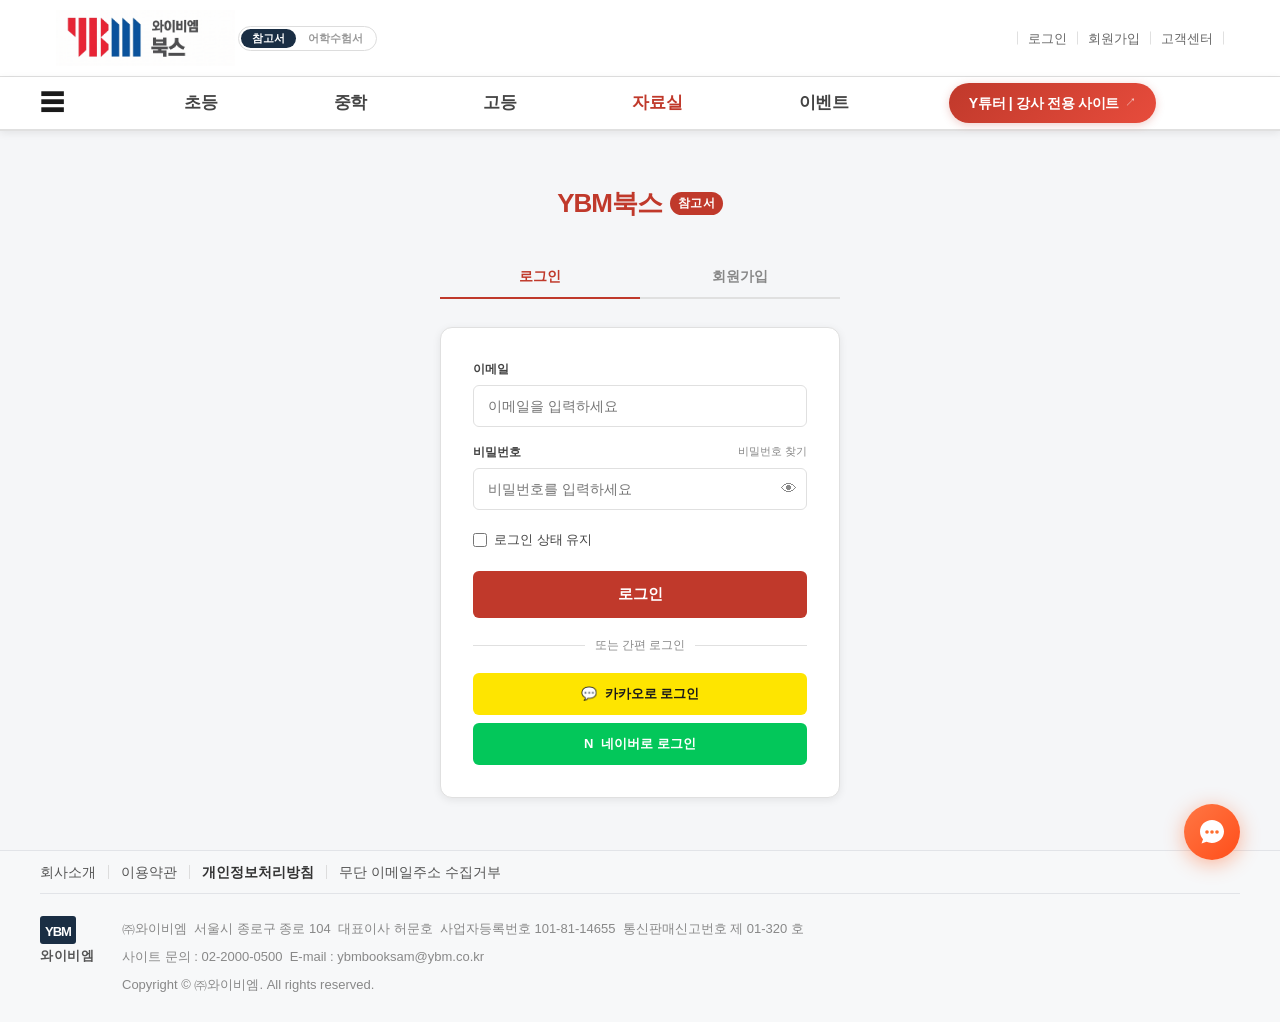
<file: login.html>
﻿<!DOCTYPE html>
<html lang="ko">
<head>
  <meta charset="UTF-8">
  <meta name="viewport" content="width=device-width, initial-scale=1.0">
  <title>로그인 - 북샘</title>
  <link rel="stylesheet" href="css/style.css">
</head>
<body style="background:var(--bg);min-height:100vh;display:flex;flex-direction:column;">

<div class="util-bar">
  <div class="util-bar-inner">
    <div class="ybm-brand">
      <a href="index.html" class="ybm-logo">
        <img class="ybm-mark" src="images/ybm-mark.png" alt="YBM" height="56">
      </a>
      <div class="site-toggle">
        <button class="stg-btn active">참고서</button>
        <button class="stg-btn" onclick="location.href='#'">어학수험서</button>
      </div>
      <button class="mobile-search-trigger" onclick="openSearchModal()" aria-label="검색">
        <svg width="20" height="20" viewBox="0 0 24 24" fill="none" stroke="currentColor" stroke-width="2.5" stroke-linecap="round" stroke-linejoin="round"><circle cx="11" cy="11" r="8"/><line x1="21" y1="21" x2="16.65" y2="16.65"/></svg>
      </button>
    </div>
    <div class="header-util-links">
      <a href="login.html" class="util-link topbar-login-btn">로그인</a>
      <a href="login.html?tab=join" class="util-link topbar-join-btn">회원가입</a>
      <a href="customer.html" class="util-link">고객센터</a>
      <a href="mypage.html" class="util-link topbar-mypage-btn">마이페이지</a>
    </div>
  </div>
</div>

<nav class="gnb-bar">
  <div class="gnb-inner">
    <a href="index.html" class="gnb-logo-link"><span class="logo-mark">YBM북스</span><span class="logo-badge">참고서</span></a>
    <a href="https://my-first-app-drab-one.vercel.app/" target="_blank" class="gnb-logo-shortcut">Y튜터 <span class="sc-arrow">↗</span></a>
    <button class="gnb-all"><span class="hamburger">☰</span></button>
    <div class="gnb-nav">
      <div class="gnb-item" data-cat="elementary">
        <span class="gnb-link">초등</span>
        <div class="gnb-dropdown">
          <div class="dropdown-cat" style="background:var(--elem);">
            <span class="dropdown-cat-icon">🎒</span>
            <span class="dropdown-cat-label">초등</span>
          </div>
          <div class="dropdown-body">
            <a href="books.html?cat=elementary&type=참고서" class="mega-group-title">참고서</a>
            <a href="books.html?cat=elementary&type=참고서&subject=영어" class="mega-sub-link">영어</a>
            <a href="books.html?cat=elementary&type=참고서&subject=수학" class="mega-sub-link">수학</a>
            <a href="books.html?cat=elementary&type=ELT" class="mega-group-title">ELT</a>
            <a href="books.html?cat=elementary&type=교과서" class="mega-group-title">교과서</a>
            <a href="books.html?cat=elementary&type=교과서" class="mega-sub-link">교과서, 지도서</a>
            <a href="books.html?cat=elementary&type=평가문제집" class="mega-sub-link">평가문제집, 자습서, 해설서</a>
            <a href="books.html?cat=elementary&type=자료집" class="mega-sub-link">자료집, 교구재</a>
            <a href="books.html?cat=elementary&type=일반" class="mega-group-title">일반 · 수험서</a>
          </div>
        </div>
      </div>
      <div class="gnb-item" data-cat="middle">
        <span class="gnb-link">중학</span>
        <div class="gnb-dropdown">
          <div class="dropdown-cat" style="background:var(--mid);">
            <span class="dropdown-cat-icon">📚</span>
            <span class="dropdown-cat-label">중학</span>
          </div>
          <div class="dropdown-body">
            <a href="books.html?cat=middle&type=참고서" class="mega-group-title">참고서</a>
            <a href="books.html?cat=middle&type=참고서&subject=영어" class="mega-sub-link">영어</a>
            <a href="books.html?cat=middle&type=참고서&subject=수학" class="mega-sub-link">수학</a>
            <a href="books.html?cat=middle&type=ELT" class="mega-group-title">ELT</a>
            <a href="books.html?cat=middle&type=교과서" class="mega-group-title">교과서</a>
            <a href="books.html?cat=middle&type=교과서" class="mega-sub-link">교과서, 지도서</a>
            <a href="books.html?cat=middle&type=교과서" class="mega-sub-link">평가문제집, 해설서</a>
            <a href="books.html?cat=middle&type=일반" class="mega-group-title">일반 · 수험서</a>
          </div>
        </div>
      </div>
      <div class="gnb-item" data-cat="high">
        <span class="gnb-link">고등</span>
        <div class="gnb-dropdown">
          <div class="dropdown-cat" style="background:var(--high);">
            <span class="dropdown-cat-icon">🎓</span>
            <span class="dropdown-cat-label">고등</span>
          </div>
          <div class="dropdown-body">
            <a href="books.html?cat=high&type=참고서" class="mega-group-title">참고서</a>
            <a href="books.html?cat=high&type=참고서&subject=영어" class="mega-sub-link">영어</a>
            <a href="books.html?cat=high&type=참고서&subject=수학" class="mega-sub-link">수학</a>
            <a href="books.html?cat=high&type=ELT" class="mega-group-title">ELT</a>
            <a href="books.html?cat=high&type=교과서" class="mega-group-title">교과서</a>
            <a href="books.html?cat=high&type=교과서" class="mega-sub-link">교과서, 지도서</a>
            <a href="books.html?cat=high&type=교과서" class="mega-sub-link">평가문제집, 해설서</a>
            <a href="books.html?cat=high&type=일반" class="mega-group-title">일반 · 수험서</a>
          </div>
        </div>
      </div>
      <div class="gnb-item" data-cat="resources">
        <a href="resources.html" class="gnb-link">자료실</a>
        <div class="gnb-dropdown">
          <div class="dropdown-cat" style="background:var(--res);">
            <span class="dropdown-cat-icon">📂</span>
            <span class="dropdown-cat-label">자료실</span>
          </div>
          <div class="dropdown-body">
            <a href="resources.html?tab=materials" class="mega-group-title">교재자료실</a>
            <div class="gnb-sub-group">
              <a href="resources.html?tab=study&stab=vocab" class="mega-group-title">스터디존</a>
              <div class="gnb-subflyout">
                <a href="resources.html?tab=study&stab=vocab" class="gnb-flyout-link">온라인어휘학습기</a>
                <a href="resources.html?tab=study&stab=grammar" class="gnb-flyout-link">문법예문뱅크</a>
                <a href="resources.html?tab=study&stab=daily" class="gnb-flyout-link">데일리외국어</a>
                <a href="resources.html?tab=study&stab=mp3" class="gnb-flyout-link">MP3 바로듣기</a>
              </div>
            </div>
            <div class="gnb-sub-group">
              <a href="resources.html?tab=howto" class="mega-group-title">교재활용법</a>
              <div class="gnb-subflyout">
                <a href="resources.html?tab=howto" class="gnb-flyout-link">교재소개 및 활용방법</a>
                <a href="resources.html?tab=howto&sub=curation" class="gnb-flyout-link">큐레이션</a>
              </div>
            </div>
          </div>
        </div>
      </div>
      <div class="gnb-item" data-cat="events">
        <a href="events.html" class="gnb-link">이벤트</a>
      </div>

      <a href="https://my-first-app-drab-one.vercel.app/" target="_blank" class="gnb-toeic-btn">Y튜터 | 강사 전용 사이트 <span>↗</span></a>
    </div>
    <div class="gnb-util-right">
      
      <a href="login.html" class="gnb-util-link gnb-login-link">로그인</a>
      <a href="login.html" class="gnb-util-link gnb-join-link">회원가입</a>
      <a href="customer.html" class="gnb-util-link">고객센터</a>
      <button class="gnb-search-btn" id="gnbSearchToggle" aria-label="검색">
        <svg width="18" height="18" viewBox="0 0 24 24" fill="none" stroke="currentColor" stroke-width="2.2" stroke-linecap="round" stroke-linejoin="round"><circle cx="11" cy="11" r="8"/><line x1="21" y1="21" x2="16.65" y2="16.65"/></svg>
      </button>
    </div>
  </div>
</nav>

<div style="flex:1;display:flex;align-items:center;justify-content:center;padding:52px 20px;">
  <div style="width:100%;max-width:400px;">

    <!-- 로고 -->
    <div style="text-align:center;margin-bottom:32px;">
      <a href="index.html" class="util-logo" style="display:inline-flex;align-items:center;gap:8px;text-decoration:none;">
        <span class="logo-mark" style="font-size:26px;">YBM북스</span>
        <span class="logo-badge">참고서</span>
      </a>
    </div>

    <!-- 탭 -->
    <div style="display:flex;border-bottom:2px solid var(--border);margin-bottom:28px;">
      <button id="tab-login" onclick="switchLoginTab('login')" style="flex:1;padding:11px;background:none;border:none;font-size:14px;font-weight:700;color:var(--red);border-bottom:2px solid var(--red);margin-bottom:-2px;cursor:pointer;">로그인</button>
      <button id="tab-join" onclick="switchLoginTab('join')" style="flex:1;padding:11px;background:none;border:none;font-size:14px;font-weight:600;color:var(--muted);border-bottom:2px solid transparent;margin-bottom:-2px;cursor:pointer;">회원가입</button>
    </div>

    <div style="background:white;border:1px solid var(--border);border-radius:var(--radius-lg);padding:32px;box-shadow:var(--shadow);">

      <!-- 로그인 폼 -->
      <div id="form-login">
        <div style="margin-bottom:16px;">
          <label style="display:block;font-size:12px;font-weight:700;color:var(--text2);margin-bottom:6px;">이메일</label>
          <input type="email" id="email" placeholder="이메일을 입력하세요" style="width:100%;padding:12px 14px;border:1.5px solid var(--border);border-radius:var(--radius);font-size:14px;font-family:inherit;outline:none;box-sizing:border-box;transition:border-color .2s;"
            onfocus="this.style.borderColor='var(--red)'" onblur="this.style.borderColor='var(--border)'">
        </div>
        <div style="margin-bottom:20px;">
          <label style="display:block;font-size:12px;font-weight:700;color:var(--text2);margin-bottom:6px;">
            비밀번호
            <a href="#" style="float:right;font-weight:400;color:var(--muted);font-size:11px;">비밀번호 찾기</a>
          </label>
          <div style="position:relative;">
            <input type="password" id="password" placeholder="비밀번호를 입력하세요" style="width:100%;padding:12px 42px 12px 14px;border:1.5px solid var(--border);border-radius:var(--radius);font-size:14px;font-family:inherit;outline:none;box-sizing:border-box;transition:border-color .2s;"
              onfocus="this.style.borderColor='var(--red)'" onblur="this.style.borderColor='var(--border)'"
              onkeydown="if(event.key==='Enter')doLogin()">
            <button onclick="togglePw()" id="pwEye" style="position:absolute;right:10px;top:50%;transform:translateY(-50%);background:none;border:none;font-size:16px;cursor:pointer;color:var(--muted);">👁</button>
          </div>
        </div>
        <label style="display:flex;align-items:center;gap:7px;font-size:13px;color:var(--text2);margin-bottom:20px;cursor:pointer;">
          <input type="checkbox" style="width:14px;height:14px;accent-color:var(--red);"> 로그인 상태 유지
        </label>
        <button onclick="doLogin()" style="width:100%;background:var(--red);color:white;border:none;padding:14px;border-radius:var(--radius);font-size:15px;font-weight:800;cursor:pointer;transition:background .15s;"
          onmouseover="this.style.background='var(--red-dark)'" onmouseout="this.style.background='var(--red)'">로그인</button>

        <div style="display:flex;align-items:center;gap:10px;margin:18px 0;">
          <div style="flex:1;height:1px;background:var(--border);"></div>
          <span style="font-size:12px;color:var(--muted);">또는 간편 로그인</span>
          <div style="flex:1;height:1px;background:var(--border);"></div>
        </div>

        <div style="display:flex;flex-direction:column;gap:8px;">
          <button onclick="socialLogin('카카오')" style="width:100%;background:#FEE500;color:#1a1a1a;border:none;padding:12px;border-radius:var(--radius);font-size:13px;font-weight:700;cursor:pointer;display:flex;align-items:center;justify-content:center;gap:8px;">
            <span>💬</span> 카카오로 로그인
          </button>
          <button onclick="socialLogin('네이버')" style="width:100%;background:#03C75A;color:white;border:none;padding:12px;border-radius:var(--radius);font-size:13px;font-weight:700;cursor:pointer;display:flex;align-items:center;justify-content:center;gap:8px;">
            <strong>N</strong> 네이버로 로그인
          </button>
        </div>
      </div>

      <!-- 회원가입 폼 -->
      <div id="form-join" style="display:none;">
        <div style="margin-bottom:24px;font-size:14px;color:var(--text2);text-align:center;">의사결정 필요</div>
        <button onclick="doJoin()" style="width:100%;background:var(--navy);color:white;border:none;padding:14px;border-radius:var(--radius);font-size:15px;font-weight:800;cursor:pointer;">회원가입</button>
      </div>

    </div>
  </div>
</div>

<footer class="site-footer">
  <div class="footer-inner">
    <div class="footer-nav">
      <a href="#" class="footer-nav-link">회사소개</a>
      <a href="#" class="footer-nav-link">이용약관</a>
      <a href="#" class="footer-nav-link bold">개인정보처리방침</a>
      <a href="#" class="footer-nav-link">무단 이메일주소 수집거부</a>
    </div>
    <div class="footer-corp">
      <div class="footer-ybm-logo">
        <div class="footer-ybm-mark">
          <svg viewBox="0 0 36 28" fill="none" xmlns="http://www.w3.org/2000/svg">
            <rect width="36" height="28" rx="3" fill="#1a2e44"/>
            <text x="5" y="20" font-family="Arial Black,sans-serif" font-size="13" font-weight="900" fill="white" letter-spacing="-1">YBM</text>
          </svg>
        </div>
        <div class="footer-ybm-name">와이비엠</div>
      </div>
      <div class="footer-info">
        <p>㈜와이비엠&nbsp;&nbsp;서울시 종로구 종로 104&nbsp;&nbsp;대표이사 허문호&nbsp;&nbsp;사업자등록번호 101-81-14655&nbsp;&nbsp;통신판매신고번호 제 01-320 호</p>
        <p>사이트 문의 : 02-2000-0500&nbsp;&nbsp;E-mail : ybmbooksam@ybm.co.kr</p>
        <p>Copyright © ㈜와이비엠. All rights reserved.</p>
      </div>
    </div>
  </div>
</footer>

<script src="js/main.js?v=5"></script>
<script>
const initTab = new URLSearchParams(location.search).get('tab');
if (initTab === 'join') switchLoginTab('join');

function switchLoginTab(tab) {
  document.getElementById('form-login').style.display = tab==='login'?'':'none';
  document.getElementById('form-join').style.display  = tab==='join'?'':'none';
  document.getElementById('tab-login').style.color = tab==='login'?'var(--red)':'var(--muted)';
  document.getElementById('tab-login').style.borderBottomColor = tab==='login'?'var(--red)':'transparent';
  document.getElementById('tab-join').style.color  = tab==='join'?'var(--red)':'var(--muted)';
  document.getElementById('tab-join').style.borderBottomColor  = tab==='join'?'var(--red)':'transparent';
}

function togglePw() {
  const pw = document.getElementById('password');
  const eye = document.getElementById('pwEye');
  pw.type = pw.type==='password'?'text':'password';
  eye.textContent = pw.type==='password'?'👁':'🙈';
}

function doLogin() {
  const email = document.getElementById('email').value;
  const pw    = document.getElementById('password').value;
  if(!email||!pw){Toast.show('이메일과 비밀번호를 입력하세요.','error');return;}
  Toast.show('로그인 중...','success');
  setTimeout(() => {
    localStorage.setItem('booksam_user', JSON.stringify({email, name: email.split('@')[0]}));
    localStorage.setItem('isLoggedIn', 'true');
    const redirectUrl = localStorage.getItem('redirectAfterLogin') || 'index.html';
    localStorage.removeItem('redirectAfterLogin');
    location.href = redirectUrl;
  }, 1000);
}

function doJoin() {
  Toast.show('회원가입이 완료되었습니다! 🎉','success');
  setTimeout(()=>switchLoginTab('login'),1200);
}

function socialLogin(provider) {
  Toast.show(`${provider} 로그인을 시도합니다...`,'success');
  setTimeout(()=>location.href='index.html',1200);
}
</script>
</body>
</html>
</file>
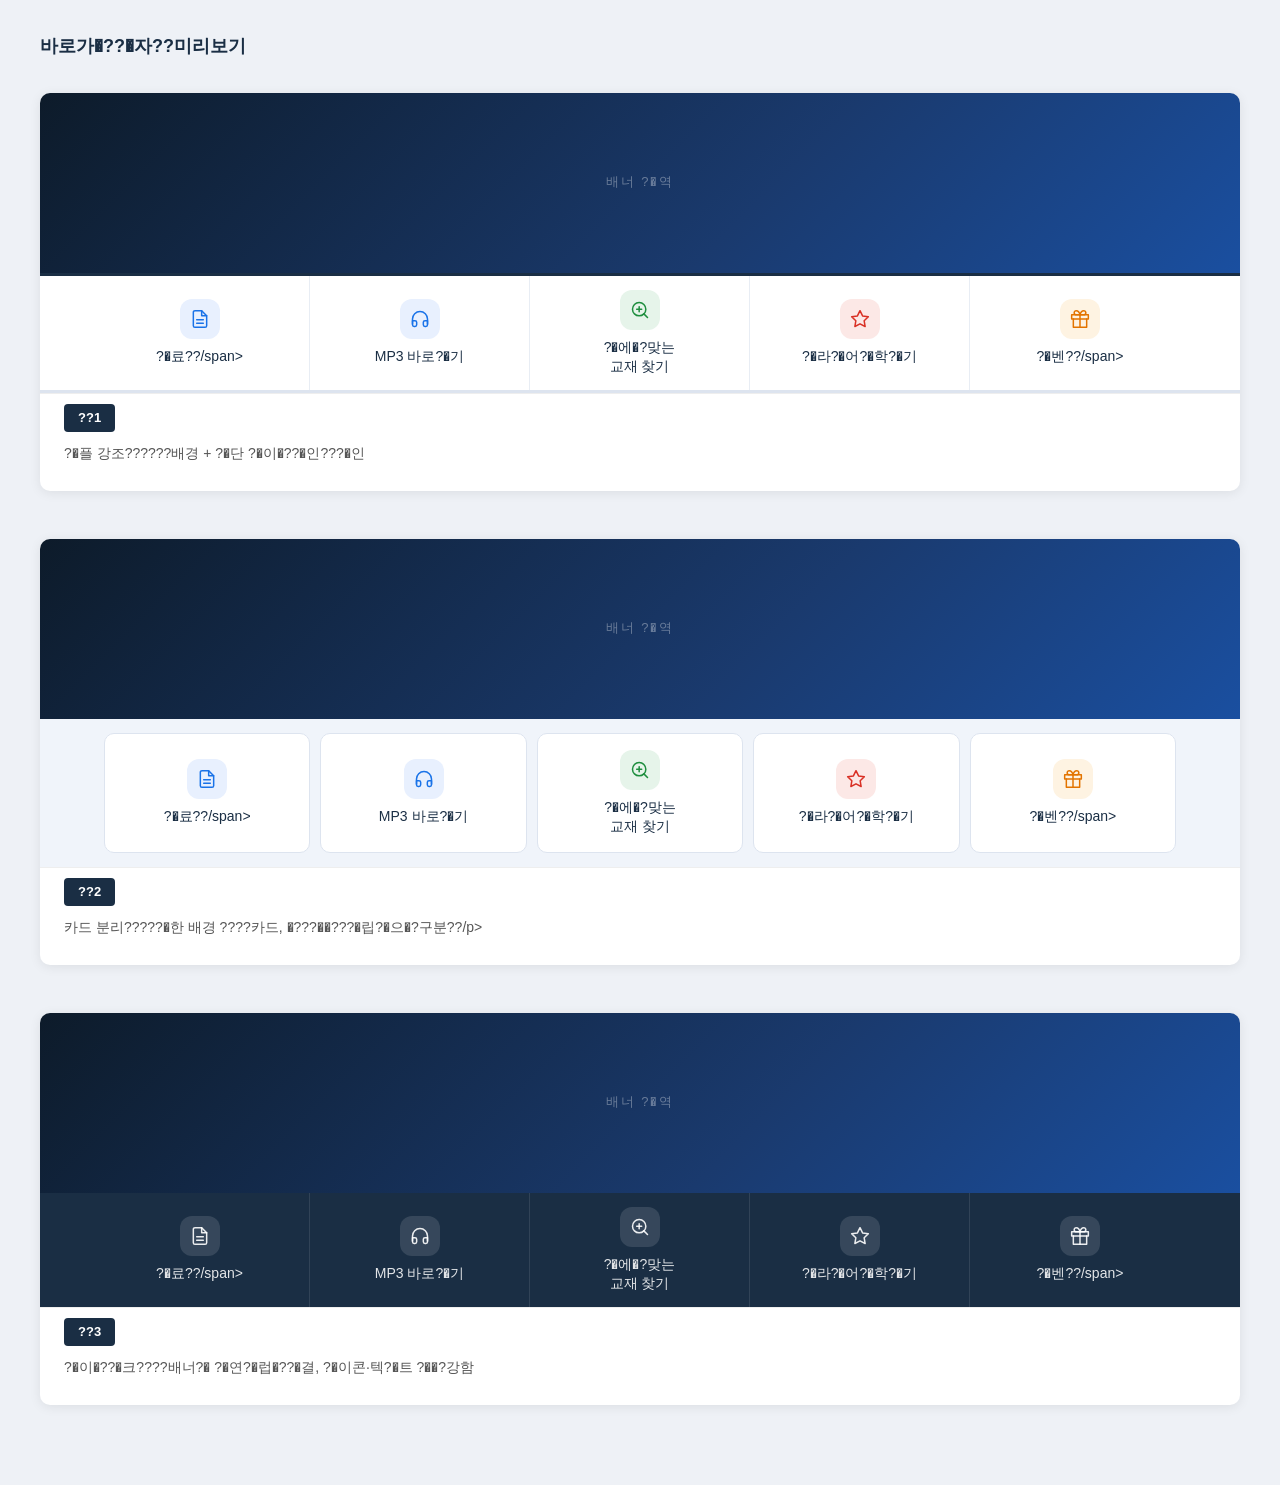
<file: preview-shortcuts.html>
<!DOCTYPE html>
<html lang="ko">
<head>
<meta charset="UTF-8">
<meta name="viewport" content="width=device-width, initial-scale=1.0">
<title>바로가�??�자??미리보기</title>
<link rel="stylesheet" href="css/style.css">
<style>
  body { background: #eef1f6; font-family: 'Pretendard', 'Noto Sans KR', sans-serif; }
  .preview-section { max-width: 1280px; margin: 0 auto; padding: 32px 40px; }
  .preview-label {
    display: inline-block; background: #1a2e44; color: white;
    font-size: 13px; font-weight: 700; padding: 4px 14px; border-radius: 4px;
    margin-bottom: 10px;
  }
  .preview-desc { font-size: 14px; color: #555; margin-bottom: 14px; }
  .preview-block { background: white; border-radius: 10px; overflow: hidden; margin-bottom: 48px; box-shadow: 0 2px 12px rgba(0,0,0,.08); }
  /* 배너 ?�레?�스?�??*/
  .banner-ph {
    background: linear-gradient(135deg,#0d1b2a 0%,#1a3a6e 60%,#1a4fa0 100%);
    height: 180px; display: flex; align-items: center; justify-content: center;
  }
  .banner-ph span { color: rgba(255,255,255,.35); font-size: 13px; letter-spacing: 2px; }

  /* ?�?� ??1: ?�플 강조???�?� */
  .v1 { background: #fff; border-top: 3px solid #1a2e44; border-bottom: 3px solid #dde4ef; }
  .v1 .shortcut-bar { display: flex; justify-content: center; }
  .v1 .shortcut-item {
    flex: 1; display: flex; flex-direction: column; align-items: center; justify-content: center;
    gap: 8px; padding: 14px 12px; text-decoration: none; color: #1a2e44;
    border-right: 1px solid #e8edf4; max-width: 220px; transition: background .15s;
  }
  .v1 .shortcut-item:last-child { border-right: none; }
  .v1 .shortcut-item:hover { background: #f5f8ff; }
  .v1 .shortcut-icon { width: 40px; height: 40px; border-radius: 12px; display: flex; align-items: center; justify-content: center; }
  .v1 .shortcut-icon svg { width: 20px; height: 20px; }
  .v1 .shortcut-label { font-size: 14px; text-align: center; line-height: 1.35; }

  /* ?�?� ??2: 카드 분리???�?� */
  .v2 { background: #f0f4fa; padding: 14px 24px; }
  .v2 .shortcut-bar { display: flex; justify-content: center; gap: 10px; }
  .v2 .shortcut-item {
    flex: 1; display: flex; flex-direction: column; align-items: center; justify-content: center;
    gap: 8px; padding: 16px 8px; text-decoration: none; color: #1a2e44;
    background: white; border: 1px solid #dde4ef; border-radius: 10px;
    max-width: 220px; transition: border-color .15s, box-shadow .15s;
  }
  .v2 .shortcut-item:hover { border-color: #b0bedc; box-shadow: 0 2px 8px rgba(26,46,68,.1); }
  .v2 .shortcut-icon { width: 40px; height: 40px; border-radius: 12px; display: flex; align-items: center; justify-content: center; }
  .v2 .shortcut-icon svg { width: 20px; height: 20px; }
  .v2 .shortcut-label { font-size: 14px; text-align: center; line-height: 1.35; }

  /* ?�?� ??3: ?�이�??�크???�?� */
  .v3 { background: #1a2e44; }
  .v3 .shortcut-bar { display: flex; justify-content: center; }
  .v3 .shortcut-item {
    flex: 1; display: flex; flex-direction: column; align-items: center; justify-content: center;
    gap: 8px; padding: 14px 12px; text-decoration: none; color: rgba(255,255,255,.9);
    border-right: 1px solid rgba(255,255,255,.1); max-width: 220px; transition: background .15s;
  }
  .v3 .shortcut-item:last-child { border-right: none; }
  .v3 .shortcut-item:hover { background: rgba(255,255,255,.08); }
  .v3 .shortcut-icon {
    width: 40px; height: 40px; border-radius: 12px;
    display: flex; align-items: center; justify-content: center;
    background: rgba(255,255,255,.12);
  }
  .v3 .shortcut-icon svg { width: 20px; height: 20px; }
  .v3 .shortcut-label { font-size: 14px; text-align: center; line-height: 1.35; color: rgba(255,255,255,.88); }
</style>
</head>
<body>
<div class="preview-section">

  <h2 style="font-size:18px;font-weight:700;color:#1a2e44;margin-bottom:32px;">바로가�??�자??미리보기</h2>

  <!-- ??1 -->
  <div class="preview-block">
    <div class="banner-ph"><span>배너 ?�역</span></div>
    <div class="v1">
      <div class="container">
        <div class="shortcut-bar">
          <a href="#" class="shortcut-item">
            <div class="shortcut-icon" style="background:#e8f0fe">
              <svg viewBox="0 0 24 24" fill="none" stroke="#1a73e8" stroke-width="1.8" stroke-linecap="round" stroke-linejoin="round"><path d="M14 2H6a2 2 0 0 0-2 2v16a2 2 0 0 0 2 2h12a2 2 0 0 0 2-2V8z"/><polyline points="14 2 14 8 20 8"/><line x1="16" y1="13" x2="8" y2="13"/><line x1="16" y1="17" x2="8" y2="17"/></svg>
            </div>
            <span class="shortcut-label">?�료??/span>
          </a>
          <a href="#" class="shortcut-item">
            <div class="shortcut-icon" style="background:#e8f0fe">
              <svg viewBox="0 0 24 24" fill="none" stroke="#1a73e8" stroke-width="1.8" stroke-linecap="round" stroke-linejoin="round"><path d="M3 18v-6a9 9 0 0 1 18 0v6"/><path d="M21 19a2 2 0 0 1-2 2h-1a2 2 0 0 1-2-2v-3a2 2 0 0 1 2-2h3z"/><path d="M3 19a2 2 0 0 0 2 2h1a2 2 0 0 0 2-2v-3a2 2 0 0 0-2-2H3z"/></svg>
            </div>
            <span class="shortcut-label">MP3 바로?�기</span>
          </a>
          <a href="#" class="shortcut-item">
            <div class="shortcut-icon" style="background:#e6f4ea">
              <svg viewBox="0 0 24 24" fill="none" stroke="#1e8e3e" stroke-width="1.8" stroke-linecap="round" stroke-linejoin="round"><circle cx="11" cy="11" r="8"/><line x1="21" y1="21" x2="16.65" y2="16.65"/><line x1="11" y1="8" x2="11" y2="14"/><line x1="8" y1="11" x2="14" y2="11"/></svg>
            </div>
            <span class="shortcut-label">?�에�?맞는<br>교재 찾기</span>
          </a>
          <a href="#" class="shortcut-item">
            <div class="shortcut-icon" style="background:#fce8e6">
              <svg viewBox="0 0 24 24" fill="none" stroke="#d93025" stroke-width="1.8" stroke-linecap="round" stroke-linejoin="round"><polygon points="12 2 15.09 8.26 22 9.27 17 14.14 18.18 21.02 12 17.77 5.82 21.02 7 14.14 2 9.27 8.91 8.26 12 2"/></svg>
            </div>
            <span class="shortcut-label">?�라?�어?�학?�기</span>
          </a>
          <a href="#" class="shortcut-item">
            <div class="shortcut-icon" style="background:#fef3e2">
              <svg viewBox="0 0 24 24" fill="none" stroke="#e37400" stroke-width="1.8" stroke-linecap="round" stroke-linejoin="round"><path d="M20 12V22H4V12"/><path d="M22 7H2v5h20V7z"/><path d="M12 22V7"/><path d="M12 7H7.5a2.5 2.5 0 0 1 0-5C11 2 12 7 12 7z"/><path d="M12 7h4.5a2.5 2.5 0 0 0 0-5C13 2 12 7 12 7z"/></svg>
            </div>
            <span class="shortcut-label">?�벤??/span>
          </a>
        </div>
      </div>
    </div>
    <div style="padding:10px 24px 12px;border-top:1px solid #eee;">
      <span class="preview-label">??1</span>
      <p class="preview-desc">?�플 강조??????배경 + ?�단 ?�이�??�인???�인</p>
    </div>
  </div>

  <!-- ??2 -->
  <div class="preview-block">
    <div class="banner-ph"><span>배너 ?�역</span></div>
    <div class="v2">
      <div class="container">
        <div class="shortcut-bar">
          <a href="#" class="shortcut-item">
            <div class="shortcut-icon" style="background:#e8f0fe">
              <svg viewBox="0 0 24 24" fill="none" stroke="#1a73e8" stroke-width="1.8" stroke-linecap="round" stroke-linejoin="round"><path d="M14 2H6a2 2 0 0 0-2 2v16a2 2 0 0 0 2 2h12a2 2 0 0 0 2-2V8z"/><polyline points="14 2 14 8 20 8"/><line x1="16" y1="13" x2="8" y2="13"/><line x1="16" y1="17" x2="8" y2="17"/></svg>
            </div>
            <span class="shortcut-label">?�료??/span>
          </a>
          <a href="#" class="shortcut-item">
            <div class="shortcut-icon" style="background:#e8f0fe">
              <svg viewBox="0 0 24 24" fill="none" stroke="#1a73e8" stroke-width="1.8" stroke-linecap="round" stroke-linejoin="round"><path d="M3 18v-6a9 9 0 0 1 18 0v6"/><path d="M21 19a2 2 0 0 1-2 2h-1a2 2 0 0 1-2-2v-3a2 2 0 0 1 2-2h3z"/><path d="M3 19a2 2 0 0 0 2 2h1a2 2 0 0 0 2-2v-3a2 2 0 0 0-2-2H3z"/></svg>
            </div>
            <span class="shortcut-label">MP3 바로?�기</span>
          </a>
          <a href="#" class="shortcut-item">
            <div class="shortcut-icon" style="background:#e6f4ea">
              <svg viewBox="0 0 24 24" fill="none" stroke="#1e8e3e" stroke-width="1.8" stroke-linecap="round" stroke-linejoin="round"><circle cx="11" cy="11" r="8"/><line x1="21" y1="21" x2="16.65" y2="16.65"/><line x1="11" y1="8" x2="11" y2="14"/><line x1="8" y1="11" x2="14" y2="11"/></svg>
            </div>
            <span class="shortcut-label">?�에�?맞는<br>교재 찾기</span>
          </a>
          <a href="#" class="shortcut-item">
            <div class="shortcut-icon" style="background:#fce8e6">
              <svg viewBox="0 0 24 24" fill="none" stroke="#d93025" stroke-width="1.8" stroke-linecap="round" stroke-linejoin="round"><polygon points="12 2 15.09 8.26 22 9.27 17 14.14 18.18 21.02 12 17.77 5.82 21.02 7 14.14 2 9.27 8.91 8.26 12 2"/></svg>
            </div>
            <span class="shortcut-label">?�라?�어?�학?�기</span>
          </a>
          <a href="#" class="shortcut-item">
            <div class="shortcut-icon" style="background:#fef3e2">
              <svg viewBox="0 0 24 24" fill="none" stroke="#e37400" stroke-width="1.8" stroke-linecap="round" stroke-linejoin="round"><path d="M20 12V22H4V12"/><path d="M22 7H2v5h20V7z"/><path d="M12 22V7"/><path d="M12 7H7.5a2.5 2.5 0 0 1 0-5C11 2 12 7 12 7z"/><path d="M12 7h4.5a2.5 2.5 0 0 0 0-5C13 2 12 7 12 7z"/></svg>
            </div>
            <span class="shortcut-label">?�벤??/span>
          </a>
        </div>
      </div>
    </div>
    <div style="padding:10px 24px 12px;border-top:1px solid #eee;">
      <span class="preview-label">??2</span>
      <p class="preview-desc">카드 분리?????�한 배경 ????카드, �???��???�립?�으�?구분??/p>
    </div>
  </div>

  <!-- ??3 -->
  <div class="preview-block">
    <div class="banner-ph"><span>배너 ?�역</span></div>
    <div class="v3">
      <div class="container">
        <div class="shortcut-bar">
          <a href="#" class="shortcut-item">
            <div class="shortcut-icon">
              <svg viewBox="0 0 24 24" fill="none" stroke="rgba(255,255,255,.9)" stroke-width="1.8" stroke-linecap="round" stroke-linejoin="round"><path d="M14 2H6a2 2 0 0 0-2 2v16a2 2 0 0 0 2 2h12a2 2 0 0 0 2-2V8z"/><polyline points="14 2 14 8 20 8"/><line x1="16" y1="13" x2="8" y2="13"/><line x1="16" y1="17" x2="8" y2="17"/></svg>
            </div>
            <span class="shortcut-label">?�료??/span>
          </a>
          <a href="#" class="shortcut-item">
            <div class="shortcut-icon">
              <svg viewBox="0 0 24 24" fill="none" stroke="rgba(255,255,255,.9)" stroke-width="1.8" stroke-linecap="round" stroke-linejoin="round"><path d="M3 18v-6a9 9 0 0 1 18 0v6"/><path d="M21 19a2 2 0 0 1-2 2h-1a2 2 0 0 1-2-2v-3a2 2 0 0 1 2-2h3z"/><path d="M3 19a2 2 0 0 0 2 2h1a2 2 0 0 0 2-2v-3a2 2 0 0 0-2-2H3z"/></svg>
            </div>
            <span class="shortcut-label">MP3 바로?�기</span>
          </a>
          <a href="#" class="shortcut-item">
            <div class="shortcut-icon">
              <svg viewBox="0 0 24 24" fill="none" stroke="rgba(255,255,255,.9)" stroke-width="1.8" stroke-linecap="round" stroke-linejoin="round"><circle cx="11" cy="11" r="8"/><line x1="21" y1="21" x2="16.65" y2="16.65"/><line x1="11" y1="8" x2="11" y2="14"/><line x1="8" y1="11" x2="14" y2="11"/></svg>
            </div>
            <span class="shortcut-label">?�에�?맞는<br>교재 찾기</span>
          </a>
          <a href="#" class="shortcut-item">
            <div class="shortcut-icon">
              <svg viewBox="0 0 24 24" fill="none" stroke="rgba(255,255,255,.9)" stroke-width="1.8" stroke-linecap="round" stroke-linejoin="round"><polygon points="12 2 15.09 8.26 22 9.27 17 14.14 18.18 21.02 12 17.77 5.82 21.02 7 14.14 2 9.27 8.91 8.26 12 2"/></svg>
            </div>
            <span class="shortcut-label">?�라?�어?�학?�기</span>
          </a>
          <a href="#" class="shortcut-item">
            <div class="shortcut-icon">
              <svg viewBox="0 0 24 24" fill="none" stroke="rgba(255,255,255,.9)" stroke-width="1.8" stroke-linecap="round" stroke-linejoin="round"><path d="M20 12V22H4V12"/><path d="M22 7H2v5h20V7z"/><path d="M12 22V7"/><path d="M12 7H7.5a2.5 2.5 0 0 1 0-5C11 2 12 7 12 7z"/><path d="M12 7h4.5a2.5 2.5 0 0 0 0-5C13 2 12 7 12 7z"/></svg>
            </div>
            <span class="shortcut-label">?�벤??/span>
          </a>
        </div>
      </div>
    </div>
    <div style="padding:10px 24px 12px;border-top:1px solid #eee;">
      <span class="preview-label">??3</span>
      <p class="preview-desc">?�이�??�크????배너?� ?�연?�럽�??�결, ?�이콘·텍?�트 ?��?강함</p>
    </div>
  </div>

</div>
</body>
</html>
</file>
<file: css/style.css>
/* =============================================
   북샘 v2 — 모바일 퍼스트 반응형
   Base = Mobile (≤768px)
   @media(min-width:769px) = Desktop
   @media(min-width:1025px) = Wide
   ============================================= */

/* ─────────── VARIABLES ─────────── */
:root {
  /* Colors */
  --red:      #c0392b;
  --red-dark: #a93226;
  --orange:   #e65c00;
  --blue:     #1a4fa0;
  --blue-dark:#154080;
  --navy:     #0d1b2a;
  --navy2:    #1a2e44;
  --white:    #ffffff;
  --bg:       #f5f6f8;
  --bg2:      #f0f2f5;
  --text:     #1a1a1a;
  --text2:    #444444;
  --muted:    #888888;
  --border:   #e0e0e0;
  --shadow:   0 2px 8px rgba(0,0,0,.08);
  --shadow-md:0 4px 20px rgba(0,0,0,.12);
  --radius:   6px;
  --radius-lg:12px;
  --elem:     #2e7d32;
  --mid:      #1565c0;
  --high:     #6a1b9a;
  --res:      #e65c00;
  --evt:      #c0392b;

  /* Spacing scale */
  --sp-1:  4px;
  --sp-2:  8px;
  --sp-3:  12px;
  --sp-4:  16px;
  --sp-5:  20px;
  --sp-6:  24px;
  --sp-8:  32px;
  --sp-10: 40px;
  --sp-12: 48px;
  --sp-16: 64px;
}

/* ─────────── RESET ─────────── */
*{box-sizing:border-box;margin:0;padding:0;}
body{font-family:'Pretendard','Noto Sans KR',-apple-system,sans-serif;background:var(--white);color:var(--text);font-size:15px;line-height:1.6;}
a{color:inherit;text-decoration:none;}
ul{list-style:none;}
button{cursor:pointer;font-family:inherit;}
img{max-width:100%;display:block;}

/* ─────────── CONTAINER ─────────── */
.container{
  width:100%;
  padding:0 var(--sp-4);
}
.page-body{min-height:calc(100vh - 100px);}

/* ─────────── TOP UTILITY BAR ─────────── */
.util-topbar{display:block;background:var(--white);border-bottom:1px solid var(--border);}
.util-bar{display:block;}
.util-topbar-inner{max-width:1280px;margin:0 auto;display:flex;align-items:center;justify-content:space-between;padding:0 16px;height:34px;}
.util-topbar-left{display:flex;align-items:center;gap:10px;}
.topbar-home-btn{display:flex;align-items:center;justify-content:center;width:28px;height:28px;color:#999;text-decoration:none;border-radius:4px;transition:color .15s;}
.topbar-home-btn:hover{color:var(--red);}
.topbar-ytutpr{display:flex;align-items:center;gap:4px;font-size:13px;font-weight:800;color:var(--red);background:rgba(192,57,43,.1);border:1.5px solid rgba(192,57,43,.4);padding:4px 12px;border-radius:20px;text-decoration:none;transition:all .15s;white-space:nowrap;box-shadow:0 1px 4px rgba(192,57,43,.12);}
.topbar-ytutpr:hover{background:rgba(192,57,43,.2);box-shadow:0 2px 8px rgba(192,57,43,.2);}
.topbar-ytutpr .topbar-arrow{font-size:11px;}
.util-topbar .util-links{display:flex;align-items:center;}
.util-topbar .util-link{font-size:13px;color:#666;padding:0 10px;border-right:1px solid #e0e0e0;text-decoration:none;white-space:nowrap;transition:color .15s;line-height:1;}
.util-topbar .util-link:last-child{border-right:none;}
.util-topbar .util-link:hover{color:var(--red);}
.util-topbar{display:none!important;}

/* header util links */
.header-util-links{display:none;} /* hidden on mobile */
@media(min-width:769px){
  .header-util-links{display:flex;align-items:center;position:absolute;right:40px;top:50%;transform:translateY(-50%);}
  .header-util-links .util-link{font-size:13px;color:#666;padding:0 10px;border-right:1px solid #e0e0e0;text-decoration:none;white-space:nowrap;transition:color .15s;line-height:1;}
  .header-util-links .util-link:last-child{border-right:none;padding-right:0;}
  .header-util-links .util-link:hover{color:var(--red);}
}

/* 신규 GNB 요소: 모바일 표시 설정 */
.topbar-brand-link{display:none;}

/* ── 모바일 GNB 로고 (util-bar로 이동 — 모바일 숨김) ── */
.gnb-logo-link{display:none;}
.gnb-logo-link .logo-mark{font-size:21px;font-weight:900;color:var(--red);letter-spacing:-1px;}
.gnb-logo-link .logo-badge{background:var(--red);color:white;font-size:11px;font-weight:700;padding:2px 7px;border-radius:20px;}

/* ── 모바일 Y튜터 버튼 (util-topbar로 이동 — 모바일 숨김) ── */
.gnb-logo-shortcut{display:none;}
.gnb-logo-shortcut .sc-arrow{font-size:9px;}

/* ── 모바일 GNB 우측 (util-topbar로 이동 — 모바일 숨김) ── */
.gnb-util-right{display:none;}
.gnb-util-right .gnb-login-link,
.gnb-util-right .gnb-join-link,
.gnb-util-right .gnb-util-link{display:none;}
.gnb-util-right .gnb-search-btn{display:flex;padding:6px 4px;}

/* ── 모바일 토익단행본 버튼 (모바일 숨김) ── */
.gnb-toeic-btn{display:none;}
.gnb-toeic-btn:hover{background:var(--red);color:white;}
.gnb-toeic-btn span{font-size:11px;}

/* ─────────── MAIN HEADER ─────────── */
/* Mobile: 로고 위, 검색창 아래 */
.util-bar{
  background:var(--white);
  border-bottom:1px solid var(--border);
  padding:0 var(--sp-4);
  position:relative;
}
.util-bar-inner{display:flex;flex-wrap:nowrap;align-items:center;height:64px;padding:0 16px;gap:20px;max-width:100%;margin:0 auto;}
.util-bar-series-btn{display:none;}
.util-bar-ytutpr{display:none;}
.gnb-toeic-wrap{display:none;}
/* 시리즈 패널 */
.series-panel{display:none;position:absolute;top:100%;left:0;right:0;z-index:900;background:white;border-top:2px solid var(--navy);box-shadow:0 8px 24px rgba(0,0,0,.12);}
.series-panel.open{display:block;}
.series-panel-inner{max-width:1280px;margin:0 auto;padding:20px 40px 24px;}
.series-tabs{display:flex;gap:4px;margin-bottom:16px;border-bottom:1px solid var(--border);padding-bottom:0;}
.series-tab{padding:8px 20px;font-size:14px;font-weight:600;color:#888;border:none;background:none;cursor:pointer;border-bottom:2px solid transparent;margin-bottom:-1px;transition:color .15s;}
.series-tab.active{color:var(--navy);border-bottom-color:var(--navy);}
.series-grid{display:flex;flex-wrap:wrap;gap:8px;}
.series-pill{padding:7px 14px;font-size:13px;font-weight:500;color:#444;background:#f4f5f7;border:1.5px solid transparent;border-radius:20px;cursor:pointer;transition:all .15s;font-family:inherit;}
.series-pill:hover{background:#e8eaf0;color:var(--navy);}
.series-pill.active{background:var(--navy);color:white;border-color:var(--navy);}
.series-panel-header{display:flex;justify-content:space-between;align-items:center;margin-bottom:12px;}
.series-panel-title{font-size:14px;font-weight:700;color:var(--navy);}
.series-panel-close{font-size:18px;color:#999;background:none;border:none;cursor:pointer;line-height:1;padding:4px 8px;}
.util-bar-series-btn.selected{background:var(--navy);color:white;}
.series-badge{display:inline-block;margin-left:4px;font-size:11px;background:var(--red);color:white;border-radius:10px;padding:1px 6px;vertical-align:middle;}
.util-logo{display:flex;align-items:center;gap:8px;flex-shrink:0;text-decoration:none;}
.util-logo .logo-mark{font-size:24px;font-weight:900;color:var(--red);letter-spacing:-1px;}
.util-logo .logo-badge{background:var(--red);color:white;font-size:12px;font-weight:700;padding:2px 8px;border-radius:20px;}
/* ── YBM 브랜드 로고 + 사이트 토글 ── */
.ybm-brand{display:flex;align-items:center;gap:3px;flex-shrink:0;}
.ybm-logo{display:flex;align-items:center;text-decoration:none;}
.ybm-mark{flex-shrink:0;display:block;}
.site-toggle{display:flex;align-items:center;border:1.5px solid #ddd;border-radius:20px;padding:2px;flex-shrink:0;gap:1px;}
.stg-btn{padding:4px 11px;font-size:11px;font-weight:700;color:#999;background:transparent;border:none;cursor:pointer;font-family:inherit;transition:all .15s;white-space:nowrap;border-radius:16px;line-height:1;}
.stg-btn.active{background:#1a2e44;color:#fff;}
.stg-btn:not(.active):hover{color:#1a2e44;}
/* 모바일 전용 헤더 검색 버튼 */
.mobile-search-trigger{display:none;}
.logo-mark{font-size:20px;font-weight:900;color:var(--red);letter-spacing:-1px;}
.logo-sub{font-size:14px;color:var(--text2);font-weight:500;}
.logo-badge{background:var(--red);color:var(--white);font-size:11px;font-weight:700;padding:2px 7px;border-radius:20px;letter-spacing:.3px;flex-shrink:0;}

/* 검색창 */
.search-series-group{flex:1;min-width:0;display:flex;align-items:center;}
.header-search{flex:1;min-width:0;display:flex;align-items:center;}
.search-wrap{
  display:flex;
  align-items:center;
  border:2px solid #d0d5dd;
  border-radius:40px;
  overflow:hidden;
  background:var(--white);
  transition:box-shadow .2s,border-color .2s,background .2s;
  max-width:520px;
  width:100%;
}
.search-wrap:focus-within{border-color:var(--navy);box-shadow:0 0 0 3px rgba(26,46,68,.1);}
/* 카테고리 셀렉트 (공통) */
.search-select,
.search-select2{
  background:#f7f8fa;
  border:none;
  border-right:1.5px solid #e0e0e0;
  padding:0 10px 0 14px;
  height:40px;
  font-size:14px;
  font-family:inherit;
  color:#555;
  cursor:pointer;
  outline:none;
  flex-shrink:0;
  appearance:auto;
}
.search-select{
  min-width:100px;
  border-radius:40px 0 0 40px;
}
.search-select2{
  min-width:72px;
  border-radius:0;
}
.search-select{display:none;}  /* 모바일: 카테고리 셀렉트 숨김 */
.search-select2{display:none;} /* 모바일 숨김 */
.search-input{
  flex:1;
  min-width:0;
  border:none;
  padding:0 var(--sp-3);
  height:40px;
  font-size:15px;
  font-family:inherit;
  outline:none;
  color:var(--text);
  background:transparent;
}
.search-input::placeholder{color:#aaa;}
.search-btn{
  background:var(--navy);
  border:none;
  width:36px;height:36px;min-width:36px;
  margin:0 2px 0 0;
  color:var(--white);
  display:flex;align-items:center;justify-content:center;
  border-radius:50%;cursor:pointer;flex-shrink:0;
  transition:background .15s, transform .1s;
}
.search-btn:hover{background:#243b55;transform:scale(1.05);}

/* 우측 버튼: 모바일 숨김 */
.gnb-special{display:none;}
/* 검색 오버레이: 기본 숨김 (데스크탑 미디어쿼리에만 있어 모바일에서 노출되는 버그 방지) */
.gnb-search-overlay{display:none;}

/* ── 모바일 hero-page: util-bar/topbar 투명 처리 (배너 배경과 일치) ── */
body.hero-page .util-topbar{background:transparent;border-bottom-color:rgba(255,255,255,.15);}
body.hero-page .util-bar{background:transparent;border-bottom-color:rgba(255,255,255,.12);}
body.hero-page .gnb-bar,
body.hero-page .gnb-bar.gnb-scrolled{
  background:transparent !important;
  border-bottom:none !important;
  box-shadow:none !important;
}
body.hero-page .gnb-link{color:rgba(255,255,255,.9);}
body.hero-page .gnb-link:hover{color:white;opacity:.85;}
body.hero-page .gnb-all{color:rgba(255,255,255,.9);}
body.hero-page .hamburger{color:white;}
body.hero-page .util-logo .logo-mark{color:white;text-shadow:0 1px 8px rgba(0,0,0,.18);}
body.hero-page .util-logo .logo-badge{background:rgba(255,255,255,.25);color:white;border:1px solid rgba(255,255,255,.5);}
body.hero-page .search-wrap{background:rgba(255,255,255,.88);border-color:rgba(255,255,255,.65);backdrop-filter:blur(10px);-webkit-backdrop-filter:blur(10px);box-shadow:0 4px 20px rgba(0,0,0,.12);}
body.hero-page .search-wrap:focus-within{background:rgba(255,255,255,.96);}
body.hero-page .search-select,body.hero-page .search-select2{background:rgba(255,255,255,.4);border-right-color:rgba(255,255,255,.4);color:#333;}
body.hero-page .search-btn{background:rgba(26,46,68,.75);}
body.hero-page .util-topbar .util-link{color:rgba(255,255,255,.82);border-right-color:rgba(255,255,255,.2);}
body.hero-page .util-topbar .util-link:hover{color:white;}
body.hero-page .topbar-home-btn{color:rgba(255,255,255,.75);}
body.hero-page .topbar-ytutpr{color:white;background:rgba(255,255,255,.26);border-color:rgba(255,255,255,.65);}

/* 링크 공통 */
.util-links{display:flex;align-items:center;}
.util-link{font-size:14px;color:var(--text2);padding:0 10px;border-right:1px solid var(--border);line-height:1;transition:color .15s;white-space:nowrap;}
.util-link:first-child{border-left:1px solid var(--border);}
.util-link:hover{color:var(--red);}
.cart-badge{background:#e53935;color:white;font-size:11px;font-weight:700;padding:1px 5px;border-radius:10px;min-width:16px;text-align:center;}

.btn-orange{display:flex;align-items:center;gap:6px;background:var(--orange);color:var(--white);border:none;padding:7px 14px;border-radius:4px;font-size:14px;font-weight:700;transition:background .15s;white-space:nowrap;}
.btn-orange:hover{background:#cf5200;}
.btn-blue{display:flex;align-items:center;gap:6px;background:var(--blue);color:var(--white);border:none;padding:7px 14px;border-radius:4px;font-size:14px;font-weight:700;transition:background .15s;white-space:nowrap;}
.btn-blue:hover{background:var(--blue-dark);}

/* ─────────── GNB ─────────── */
/* Mobile: 아이콘만, 가로 스크롤 */
.gnb-bar{
  background:var(--white);
  border-bottom:2px solid var(--border);
  position:sticky;
  top:0;
  z-index:100;
  box-shadow:0 2px 8px rgba(0,0,0,.06);
}
.gnb-inner{
  display:flex;
  align-items:center;
  height:48px;
  flex-wrap:nowrap;
  padding:0 var(--sp-3);
  overflow-x:auto;
  -webkit-overflow-scrolling:touch;
  scrollbar-width:none;
}
.gnb-inner::-webkit-scrollbar{display:none;}
.gnb-nav{
  display:flex;align-items:center;flex:1;gap:0;flex-wrap:nowrap;
  overflow-x:auto;-webkit-overflow-scrolling:touch;scrollbar-width:none;
}
.gnb-nav::-webkit-scrollbar{display:none;}

/* 전체 카테고리에서만 보이는 서브링크 (mega-sub-link 스타일 그대로 사용) */
.gnb-item .dropdown-body .mega-only { display: none !important; }

/* ☰ 버튼: 텍스트 숨기고 아이콘만 */
.gnb-all{
  display:flex;align-items:center;
  font-size:0;
  padding:0 var(--sp-2) 0 0;
  margin-right:0;
  border:none;background:transparent;outline:none;
  color:var(--text);cursor:pointer;
  flex-shrink:0;font-family:inherit;
  transition:color .15s;
}
.gnb-all:hover{color:var(--red);}
.hamburger{font-size:20px;line-height:1;}

/* 모바일 GNB 링크: 컴팩트 */
span.gnb-link{cursor:default;}
.gnb-link{
  display:flex;align-items:center;
  padding:0 var(--sp-2);
  height:52px;
  font-size:15px;font-weight:700;
  color:var(--text2);white-space:nowrap;
  transition:color .15s;
  border-bottom:2px solid transparent;
  margin-bottom:-2px;
}
.gnb-link:hover{color:var(--red);border-bottom-color:var(--red);}

/* GNB 드롭다운: 모바일 비활성 */
.gnb-item{position:relative;}
.gnb-dropdown{display:none;}

/* 메가메뉴 */
.mega-menu-overlay{position:fixed;inset:0;background:rgba(0,0,0,.3);z-index:800;}

/* ── 전체 카테고리 메가메뉴 ── */
.mega-menu{
  position:absolute;top:100%;left:0;right:0;
  background:#fff;
  box-shadow:0 20px 60px rgba(0,0,0,.16);
  z-index:900;display:none;
  border-top:none;
  border-bottom:none;
}
.mega-menu.open{display:block;max-height:calc(100vh - 52px);overflow-y:auto;-webkit-overflow-scrolling:touch;}
.mega-menu-inner{
  max-width:1280px;margin:0 auto;
  padding:0;
  display:grid;grid-template-columns:repeat(2,1fr);
  gap:0;
}

/* 컬럼 */
.mega-col{
  padding:24px 24px 28px;
  border-right:1px solid #f2f2f2;
  border-bottom:1px solid #f2f2f2;
}
.mega-col:last-child{border-right:none;}

/* 컬럼 타이틀 */
.mega-col-title{
  font-size:15px;font-weight:900;
  color:#1a2e44;
  padding-bottom:12px;
  margin-bottom:4px;
  display:flex;align-items:center;gap:8px;
  border-bottom:2px solid currentColor;
}
.mega-col-title a{text-decoration:none;transition:opacity .15s;}
.mega-col-title a:hover{opacity:.75;}

/* 링크 그룹 */
.mega-col-group{margin-bottom:12px;}
.mega-col-group-label{
  font-size:12px;font-weight:800;
  color:#bbb;letter-spacing:1px;text-transform:uppercase;
  margin-bottom:6px;
}
.mega-col-links{display:flex;flex-direction:column;gap:2px;}
.mega-col-links a{
  font-size:15px;color:#444;text-decoration:none;
  padding:4px 0;transition:color .12s,padding-left .12s;
  display:flex;align-items:center;gap:5px;
}
.mega-col-links a::before{content:'';width:3px;height:3px;border-radius:50%;background:#ccc;flex-shrink:0;transition:background .12s;}
.mega-col-links a:hover{color:var(--red);padding-left:4px;}
.mega-col-links a:hover::before{background:var(--red);}

/* ── 메가메뉴 내 복제된 dropdown-body 링크 스타일 ── */
.mega-col .dropdown-body{display:flex;flex-direction:column;gap:0;}

/* 섹션 헤더 (참고서·교과서 등 — 하위 항목 있는 경우) */
.mega-col .mega-group-title{
  border:none !important;border-bottom:1px solid #eee !important;
  border-radius:0 !important;background:none !important;height:auto !important;
  font-size:13px;font-weight:700;color:#555;
  text-decoration:none;padding:11px 0 7px;
  margin-top:14px;display:block;
  letter-spacing:0;white-space:nowrap;
}
.mega-col .mega-group-title:first-child{margin-top:2px;}
.mega-col .mega-group-title:hover{color:var(--red) !important;background:none !important;}

/* 직접 링크 (자료실·이벤트 — 하위 sub-link 없는 컬럼) */
.mega-col .dropdown-body:not(:has(.mega-sub-link)) .mega-group-title{
  font-size:15px !important;font-weight:500 !important;color:#222 !important;
  padding:8px 0 !important;margin-top:0 !important;
  border-bottom:1px solid #f5f5f5 !important;
}
.mega-col .dropdown-body:not(:has(.mega-sub-link)) .mega-group-title:last-child{
  border-bottom:none !important;
}
.mega-col .dropdown-body:not(:has(.mega-sub-link)) .mega-group-title:hover{
  color:var(--red) !important;padding-left:4px !important;
}

/* 서브링크 */
.mega-col .mega-sub-link{
  font-size:13px;color:#333;text-decoration:none;
  padding:7px 0 7px 14px;display:block;font-weight:400;
  transition:color .12s,padding-left .1s;
  position:relative;white-space:nowrap;
}
.mega-col .mega-sub-link::before{
  content:'';position:absolute;left:3px;top:50%;transform:translateY(-50%);
  width:3px;height:3px;border-radius:50%;background:#ccc;transition:background .12s;
}
.mega-col .mega-sub-link:hover{color:var(--red);padding-left:18px;}
.mega-col .mega-sub-link:hover::before{background:var(--red);}

/* 메가메뉴 안에서 gnb-subflyout: 인라인 목록으로 항상 표시 */
.mega-col .gnb-subflyout{display:block !important;position:static !important;background:transparent !important;border:none !important;border-radius:0 !important;box-shadow:none !important;padding:0 !important;min-width:0 !important;opacity:1 !important;visibility:visible !important;pointer-events:auto !important;}
.mega-col .gnb-sub-group > .mega-group-title::after{content:'' !important;}
.mega-col .gnb-flyout-link{font-size:15px;color:#333;text-decoration:none;padding:7px 0 7px 14px;display:block;font-weight:400;border-bottom:none;transition:color .12s,padding-left .1s;position:relative;}
.mega-col .gnb-flyout-link::before{content:'';position:absolute;left:3px;top:50%;transform:translateY(-50%);width:3px;height:3px;border-radius:50%;background:#ccc;transition:background .12s;}
.mega-col .gnb-flyout-link:hover{color:var(--red);padding-left:18px;}
.mega-col .gnb-flyout-link:hover::before{background:var(--red);}

/* 하단 배너 */
.mega-footer{
  background:#f8f9fb;
  border-top:1px solid #eee;
  padding:14px 32px;
  display:flex;align-items:center;gap:28px;
  max-width:100%;
}
.mega-footer-link{
  font-size:14px;font-weight:700;color:#666;
  text-decoration:none;display:flex;align-items:center;gap:5px;
  transition:color .12s;
}
.mega-footer-link:hover{color:var(--red);}

/* 드롭다운 내용 (모바일 기본 — GNB 아코디언) */
.dropdown-cat{display:flex;align-items:center;gap:10px;padding:14px 18px 12px;color:white;}
.dropdown-cat-icon{font-size:22px;line-height:1;}
.dropdown-cat-label{font-size:15px;font-weight:900;letter-spacing:-.2px;}
.dropdown-body{padding:10px 14px 14px;}
/* 모바일에서는 bordered pill 형태로 유지 */
.mega-group-title{display:flex;align-items:center;font-size:14px;font-weight:700;color:var(--text);margin:4px 0;padding:9px 16px;border:1.5px solid var(--border);border-radius:6px;transition:border-color .15s,color .15s,background .15s;white-space:nowrap;}
.mega-group-title:hover{border-color:var(--red);color:var(--red);background:#fff5f5;}
.mega-sub-link{display:none;}

/* ─────────── HERO ─────────── */
/* Mobile: 텍스트만, 패딩 균일 */
.hero{
  background:var(--navy);
  overflow:hidden;
  position:relative;
}
.hero-inner{
  display:flex;
  flex-direction:column;
  padding:var(--sp-6) var(--sp-4) var(--sp-8);
  width:100%;
}
.hero-slides{width:100%;}
.hero-slide{
  display:flex;
  align-items:flex-start;
  flex-direction:column;
  opacity:0;
  position:absolute;
  inset:0;
  padding:var(--sp-6) var(--sp-4);
  transition:opacity .5s;
}
.hero-slide.active{opacity:1;position:relative;inset:auto;}
.hero-content{flex:1;width:100%;}
.hero-exclusive{display:inline-block;background:var(--red);color:white;font-size:12px;font-weight:800;padding:4px 12px;border-radius:2px;letter-spacing:2px;margin-bottom:var(--sp-4);}
.hero-title{font-size:22px;font-weight:900;color:var(--white);line-height:1.35;margin-bottom:var(--sp-3);letter-spacing:-.5px;}
.hero-title span{color:#ffd54f;}
.hero-desc{font-size:14px;color:rgba(255,255,255,.7);line-height:1.7;margin-bottom:var(--sp-5);}
.hero-btns{display:flex;flex-direction:column;gap:var(--sp-2);}
.hero-btn-primary{background:var(--white);color:var(--navy);border:none;padding:12px var(--sp-6);border-radius:4px;font-size:14px;font-weight:700;text-align:center;transition:all .2s;}
.hero-btn-primary:hover{background:#f5f5f5;transform:translateY(-1px);}
.hero-btn-outline{background:transparent;color:var(--white);border:2px solid rgba(255,255,255,.5);padding:10px var(--sp-6);border-radius:4px;font-size:14px;font-weight:700;text-align:center;transition:all .2s;}
.hero-btn-outline:hover{border-color:white;background:rgba(255,255,255,.1);}

/* 슬라이드 비주얼: 모바일 숨김 */
.hero-visual{display:none;}
.hero-books{display:flex;align-items:flex-end;}
.hero-book{width:130px;aspect-ratio:3/4;border-radius:4px;box-shadow:0 8px 32px rgba(0,0,0,.5);display:flex;align-items:center;justify-content:center;flex-direction:column;font-size:13px;font-weight:700;color:white;text-align:center;transition:transform .3s;position:relative;overflow:hidden;}
.hero-book:hover{transform:translateY(-8px);}
.hero-book:nth-child(1){transform:rotate(-4deg) translateX(20px);z-index:1;}
.hero-book:nth-child(2){transform:rotate(-1deg) translateX(10px);z-index:2;}
.hero-book:nth-child(3){z-index:3;}
.hero-book:nth-child(1):hover{transform:rotate(-4deg) translateX(20px) translateY(-8px);}
.hero-book:nth-child(2):hover{transform:rotate(-1deg) translateX(10px) translateY(-8px);}
.hero-book-img{padding:0;cursor:pointer;background:#f0f0f0 !important;}
.hero-book-img img{width:100%;height:100%;object-fit:cover;display:block;border-radius:4px;}

/* 슬라이드 컨트롤 */
.hero-controls{position:absolute;bottom:var(--sp-6);left:80px;display:flex;align-items:center;gap:12px;}
.slide-btn{background:rgba(255,255,255,.2);border:1px solid rgba(255,255,255,.3);color:white;width:28px;height:28px;border-radius:50%;display:flex;align-items:center;justify-content:center;font-size:12px;transition:background .15s;}
.slide-btn:hover{background:rgba(255,255,255,.4);}
.slide-counter{font-size:13px;color:rgba(255,255,255,.7);}
.slide-pause{background:rgba(255,255,255,.15);border:none;color:rgba(255,255,255,.6);width:24px;height:24px;display:flex;align-items:center;justify-content:center;border-radius:2px;font-size:10px;}

/* ─────────── SECTION ─────────── */
.section{padding:var(--sp-6) 0;background:white;}
.section-compact{padding:var(--sp-4) 0;background:white;}
.section-bg{background:white;}

/* ── 인기교재 + 신간 스포트라이트 레이아웃 ── */
.best-new-layout{display:flex;flex-direction:column;gap:48px;}
.best-col{}
.new-col{display:flex;flex-direction:column;}

/* ── 인기교재 3줄 카테고리 ── */
.best-cat-rows{display:flex;flex-direction:column;gap:var(--sp-5);}
.best-cat-row{display:flex;flex-direction:column;gap:var(--sp-3);}
.best-cat-label{
  font-size:16px;font-weight:800;color:var(--navy);
  display:flex;align-items:center;gap:6px;
}
.best-cat-header{
  display:flex;align-items:center;justify-content:space-between;
  padding-bottom:8px;border-bottom:2px solid var(--border);
}
.best-cat-row:nth-child(1) .best-cat-header{border-bottom-color:#1a4fa0;}
.best-cat-row:nth-child(2) .best-cat-header{border-bottom-color:var(--red);}
.best-cat-row:nth-child(3) .best-cat-header{border-bottom-color:#2e7d32;}
.best-cat-books{grid-template-columns:repeat(2,1fr)!important;gap:var(--sp-3)!important;}

.new-nav{display:flex;align-items:center;gap:6px;}
.new-nav-btn{width:26px;height:26px;border-radius:50%;border:1.5px solid var(--border);background:white;cursor:pointer;font-size:16px;line-height:1;display:flex;align-items:center;justify-content:center;color:var(--navy);transition:background .15s,border-color .15s;padding:0;}
.new-nav-btn:hover{background:var(--navy);color:white;border-color:var(--navy);}
.new-nav-pager{font-size:13px;font-weight:600;color:var(--muted);min-width:32px;text-align:center;}
.new-slider-wrap{overflow:hidden;}
.new-slider-track{display:flex;transition:transform .4s cubic-bezier(.25,.46,.45,.94);}
.new-slider-track .nsc-card{flex:0 0 100%;min-width:100%;}
.new-col .nsc-card{display:flex;flex-direction:column;}
.new-col .nsc-cover-wrap{}

/* ── 큐레이션 버튼 ── */
.curation-btn{
  display:flex;align-items:center;gap:14px;
  margin-top:var(--sp-4);
  padding:20px 20px;
  background:linear-gradient(120deg,#1a2e44 0%,#1e3a5f 100%);
  border:none;border-radius:10px;
  text-decoration:none;color:white;
  box-shadow:0 4px 16px rgba(26,46,68,.25);
  transition:box-shadow .15s,transform .15s,filter .15s;
}
.curation-btn:hover{box-shadow:0 8px 24px rgba(26,46,68,.38);transform:translateY(-2px);filter:brightness(1.08);}
.curation-btn-inner{display:flex;flex-direction:column;gap:3px;flex:1;min-width:0;}
.curation-btn-label{font-size:20px;font-weight:900;white-space:nowrap;color:white;}
.curation-btn-desc{font-size:12px;color:rgba(255,255,255,.75);white-space:nowrap;overflow:hidden;text-overflow:ellipsis;}
.curation-btn-arrow{font-size:20px;color:rgba(255,255,255,.7);font-weight:400;flex-shrink:0;}

/* ── 홍보 배너 슬롯 ── */
.promo-banner-slot{margin-top:var(--sp-5);}
.promo-banner-eyebrow{font-size:11px;font-weight:800;letter-spacing:1.5px;color:var(--muted);text-transform:uppercase;margin-bottom:var(--sp-3);}
.promo-banner-img-link{display:block;border-radius:14px;overflow:hidden;text-decoration:none;margin-bottom:var(--sp-3);transition:transform .2s,box-shadow .2s;}
.promo-banner-img-link:last-child{margin-bottom:0;}
.promo-banner-img-link:hover{transform:translateY(-3px);box-shadow:0 10px 30px rgba(0,0,0,.15);}
.promo-banner-img{display:block;width:100%;height:auto;}

/* ── 신간 스포트라이트 카드 ── */
.nsc-card{
  background:white;border:1px solid var(--border);border-radius:16px;
  overflow:hidden;cursor:pointer;
  transition:box-shadow .2s,transform .2s;
  display:flex;flex-direction:column;height:460px;
}
.nsc-card:hover{box-shadow:0 8px 32px rgba(0,0,0,.12);transform:translateY(-3px);}
.nsc-cover-wrap{
  position:relative;
  background:linear-gradient(160deg,#f0f4ff 0%,#e8effe 100%);
  display:flex;align-items:center;justify-content:center;
  padding:20px 18px 16px;height:260px;overflow:hidden;flex-shrink:0;
}
.nsc-cover-img{
  height:218px;width:auto;object-fit:contain;
  border-radius:4px;box-shadow:0 12px 36px rgba(0,0,0,.18);
  display:block;
}
.nsc-cover-placeholder{
  font-size:64px;opacity:.4;
}
.nsc-badge{
  position:absolute;top:12px;left:12px;
  background:var(--red);color:white;
  font-size:11px;font-weight:800;padding:3px 8px;
  border-radius:4px;letter-spacing:1px;
}
.nsc-body{padding:12px 14px 12px;overflow:hidden;}
.nsc-meta-row{display:flex;align-items:center;justify-content:space-between;margin-bottom:4px;gap:6px;}
.nsc-date{font-size:11px;color:var(--muted);white-space:nowrap;}
.nsc-title{font-size:14px;font-weight:800;color:#1a2e44;line-height:1.35;margin-bottom:3px;display:-webkit-box;-webkit-line-clamp:2;-webkit-box-orient:vertical;overflow:hidden;}
.nsc-author{font-size:12px;color:var(--muted);margin-bottom:6px;}
.nsc-desc{
  font-size:12px;color:#555;line-height:1.55;margin-bottom:8px;
  display:-webkit-box;-webkit-line-clamp:2;-webkit-box-orient:vertical;overflow:hidden;
}
.nsc-mats{display:flex;gap:4px;flex-wrap:wrap;margin-bottom:0;}
.nsc-btn{
  width:100%;background:#1a2e44;color:white;border:none;
  padding:12px;border-radius:8px;font-size:14px;font-weight:700;
  cursor:pointer;font-family:inherit;transition:background .15s;
}
.nsc-btn:hover{background:#0d1b2e;}
.nsc-more-hint{
  margin-top:12px;font-size:13px;color:var(--muted);text-align:center;
}
.nsc-more-hint a{color:var(--red);font-weight:600;text-decoration:none;}
.nsc-more-hint a:hover{text-decoration:underline;}

/* ── Recommend + Video grid ── */
.recommend-video-grid{display:flex;flex-direction:column;gap:36px;}

/* ── Video + 사이드배너 그리드 ── */
.video-banner-grid{display:flex;flex-direction:column;gap:36px;}
.side-banners{display:flex;flex-direction:column;gap:16px;}
.side-banner{
  display:flex;align-items:flex-start;gap:16px;
  padding:24px 20px;border-radius:14px;cursor:pointer;
  transition:transform .2s,box-shadow .2s;flex:1;
}
.side-banner:hover{transform:translateY(-2px);box-shadow:0 8px 28px rgba(0,0,0,.12);}
.side-banner--recommend{background:linear-gradient(135deg,#e8f4fd 0%,#dbeeff 100%);border:1px solid #bdd9f5;}
.side-banner--daily{background:linear-gradient(135deg,#edf7f0 0%,#d6f0e0 100%);border:1px solid #b2dfc3;}
.side-banner-icon{font-size:36px;flex-shrink:0;line-height:1;}
.side-banner-body{flex:1;min-width:0;}
.side-banner-eyebrow{font-size:11px;font-weight:800;letter-spacing:1.5px;color:var(--muted);margin-bottom:4px;}
.side-banner-title{font-size:17px;font-weight:900;color:#1a2e44;margin-bottom:8px;line-height:1.3;}
.side-banner-desc{font-size:13px;color:#555;line-height:1.7;margin-bottom:12px;}
.side-banner-cta{font-size:13px;font-weight:700;color:var(--blue);}
.side-banner--daily .side-banner-cta{color:#1e8449;}

/* ── Video Single Slider ── */
.vid-single-wrap{display:flex;align-items:center;gap:10px;}
.vid-side-arrow{width:38px;height:38px;border-radius:50%;border:1.5px solid #ddd;background:white;font-size:24px;cursor:pointer;flex-shrink:0;display:flex;align-items:center;justify-content:center;transition:all .15s;line-height:1;font-weight:300;}
.vid-side-arrow:hover{border-color:#333;background:#f5f5f5;}
.vid-single-viewport{flex:1;overflow:hidden;border-radius:14px;box-shadow:0 4px 24px rgba(0,0,0,.14);}
.vid-single-track{display:flex;transition:transform .42s cubic-bezier(.25,.8,.25,1);}
.vid-single-card{min-width:100%;border-radius:14px;overflow:hidden;cursor:pointer;background:white;}
/* 썸네일 아트 */
.vid-thumb-art{position:relative;aspect-ratio:16/9;overflow:hidden;display:flex;flex-direction:column;justify-content:space-between;padding:14px 16px;}
.vid-thumb-bg-img{position:absolute;inset:0;width:100%;height:100%;object-fit:cover;opacity:.28;filter:blur(3px) saturate(1.3);transform:scale(1.05);}
.vid-thumb-gradient{position:absolute;inset:0;background:linear-gradient(to top,rgba(0,0,0,.88) 0%,rgba(0,0,0,.35) 55%,rgba(0,0,0,.12) 100%);}
.vid-thumb-top{position:relative;display:flex;gap:8px;align-items:flex-start;}
.vid-pub-badge{font-size:12px;font-weight:800;border:1.5px solid;border-radius:4px;padding:3px 9px;letter-spacing:.3px;}
.vid-label-badge{font-size:11px;font-weight:700;background:rgba(255,255,255,.15);color:rgba(255,255,255,.8);border-radius:4px;padding:3px 9px;border:1px solid rgba(255,255,255,.25);}
.vid-play-overlay{position:absolute;top:50%;left:50%;transform:translate(-50%,-50%);width:56px;height:56px;background:rgba(255,255,255,.9);border-radius:50%;display:flex;align-items:center;justify-content:center;font-size:20px;color:#1a2e44;box-shadow:0 4px 20px rgba(0,0,0,.35);transition:transform .2s;padding-left:4px;}
.vid-single-card:hover .vid-play-overlay{transform:translate(-50%,-50%) scale(1.1);}
.vid-thumb-bottom{position:relative;}
.vid-thumb-headline{font-size:20px;font-weight:900;color:white;line-height:1.2;text-shadow:0 2px 8px rgba(0,0,0,.5);}
.vid-thumb-sub{font-size:15px;font-weight:700;color:rgba(255,255,255,.85);margin-top:3px;}
.vid-thumb-desc{font-size:12px;color:rgba(255,255,255,.55);margin-top:6px;}
/* 카드 하단 정보 */
.vid-card-footer{padding:10px 14px 12px;background:white;}
.vid-card-footer-title{font-size:14px;font-weight:700;color:#1a1a1a;margin-bottom:3px;}
.vid-card-footer-sub{font-size:13px;color:#aaa;}
/* 도트 */
.vid-dots{display:flex;justify-content:center;gap:6px;margin-top:10px;}
.vid-dot{width:7px;height:7px;border-radius:50%;background:#ddd;border:none;cursor:pointer;padding:0;transition:background .2s,width .25s;}
.vid-dot.active{background:var(--red);width:22px;border-radius:4px;}
.section-header{display:flex;align-items:flex-end;justify-content:space-between;flex-wrap:wrap;gap:var(--sp-2);margin-bottom:var(--sp-5);}
.section-eyebrow{font-size:13px;font-weight:800;color:var(--red);letter-spacing:2px;text-transform:uppercase;margin-bottom:6px;}
.section-title{font-size:20px;font-weight:900;color:var(--text);letter-spacing:-.5px;}
.section-sub{font-size:14px;color:var(--muted);margin-top:4px;}
.view-all{display:flex;align-items:center;gap:4px;font-size:14px;color:var(--muted);border:1px solid var(--border);padding:6px 14px;border-radius:4px;transition:all .15s;white-space:nowrap;}
.view-all:hover{color:var(--red);border-color:var(--red);}

/* ─────────── DAILY / CONTENTS ─────────── */
/* Mobile: 1열 */
.daily-grid{display:flex;flex-direction:column;gap:var(--sp-4);}
.daily-cards{display:grid;grid-template-columns:1fr;gap:var(--sp-3);}
.daily-card{border-radius:var(--radius-lg);overflow:hidden;cursor:pointer;transition:transform .2s,box-shadow .2s;box-shadow:var(--shadow);}
.daily-card:hover{transform:translateY(-4px);box-shadow:var(--shadow-md);}
.daily-card-thumb{height:88px;display:flex;align-items:center;justify-content:center;font-size:40px;position:relative;overflow:hidden;}
.daily-flag{position:absolute;bottom:10px;right:10px;width:28px;height:28px;border-radius:50%;border:2px solid white;font-size:16px;display:flex;align-items:center;justify-content:center;background:white;box-shadow:0 2px 6px rgba(0,0,0,.2);}
.daily-card-info{background:white;padding:var(--sp-4) var(--sp-4) var(--sp-3);}
.daily-card-header{display:flex;align-items:center;gap:7px;margin-bottom:var(--sp-2);}
.daily-today-badge{background:var(--red);color:white;font-size:11px;font-weight:800;letter-spacing:1px;padding:2px 6px;border-radius:3px;}
.daily-card-subject{font-size:13px;font-weight:700;color:var(--muted);text-transform:uppercase;letter-spacing:.5px;}
.daily-card-word{font-size:19px;font-weight:900;color:var(--navy);margin-bottom:4px;line-height:1.2;}
.daily-card-meaning{font-size:14px;color:var(--text2);margin-bottom:10px;line-height:1.4;}
.daily-card-cta{font-size:13px;font-weight:700;color:var(--red);display:flex;align-items:center;gap:3px;}
.daily-card-cta::after{content:'→';transition:transform .2s;}
.daily-card:hover .daily-card-cta::after{transform:translateX(3px);}

/* 영상 패널: 모바일 숨김 */
.video-panel{display:none;}
.video-panel-header{padding:12px 16px;border-bottom:1px solid rgba(255,255,255,.1);}
.video-panel-title{font-size:14px;font-weight:700;color:white;}
.video-panel-sub{font-size:12px;color:rgba(255,255,255,.5);margin-top:3px;}
.video-thumb{height:120px;background:var(--navy2);display:flex;align-items:center;justify-content:center;font-size:40px;cursor:pointer;position:relative;overflow:hidden;}
.video-play{position:absolute;width:56px;height:56px;background:rgba(255,255,255,.9);border-radius:50%;display:flex;align-items:center;justify-content:center;font-size:22px;transition:transform .2s;}
.video-thumb:hover .video-play{transform:scale(1.1);}

/* ─────────── CATEGORY TABS ─────────── */
.cat-tab-bar{display:flex;align-items:center;border-bottom:2px solid var(--border);margin-bottom:var(--sp-5);overflow-x:auto;-webkit-overflow-scrolling:touch;scrollbar-width:none;flex-wrap:nowrap;}
.cat-tab-bar::-webkit-scrollbar{display:none;}
.cat-tab{padding:10px var(--sp-4);background:none;border:none;font-size:15px;font-weight:600;color:var(--muted);border-bottom:3px solid transparent;margin-bottom:-2px;transition:all .15s;white-space:nowrap;flex-shrink:0;}
.cat-tab.active,.cat-tab:hover{color:var(--red);border-bottom-color:var(--red);}

/* ─────────── BOOK GRID ─────────── */
/* Mobile: 2열, gap 12px */
.book-grid{
  display:grid;
  grid-template-columns:repeat(2,1fr) !important;
  gap:var(--sp-3) !important;
}
/* 연관 도서: 작은 카드 */
#relatedBooks{grid-template-columns:repeat(3,1fr) !important;gap:var(--sp-2) !important;}
#relatedBooks .book-info{padding:8px 8px 6px;}
#relatedBooks .book-card-title{font-size:11px;}
#relatedBooks .book-list-meta{font-size:10px;}
#relatedBooks .book-mat-icon-row{gap:4px;}
#relatedBooks .mat-icon-item{font-size:10px;}
.book-grid-4{display:grid;grid-template-columns:repeat(2,1fr);gap:var(--sp-3);}

/* ─────────── BOOK CARD ─────────── */
.book-card{background:var(--white);border:1px solid var(--border);border-radius:var(--radius);overflow:hidden;transition:all .2s;cursor:pointer;display:flex;flex-direction:column;}
.book-card:hover{transform:translateY(-4px);box-shadow:var(--shadow-md);border-color:#ccc;}

/* 커버 이미지: padding-top % 방식 유지 (비율 고정) */
.book-thumb{position:relative;padding-top:115%;background:var(--bg2);overflow:hidden;}
.book-thumb-placeholder{position:absolute;inset:0;display:flex;flex-direction:column;align-items:center;justify-content:center;gap:6px;font-size:40px;}
.book-thumb-placeholder small{font-size:12px;color:var(--muted);font-weight:600;}
.book-badge{position:absolute;top:8px;left:8px;font-size:11px;font-weight:800;padding:3px 7px;border-radius:2px;letter-spacing:.5px;}
.book-badge.best{background:var(--red);color:white;}
.book-badge.new{background:var(--blue);color:white;}

.book-info{padding:var(--sp-2) var(--sp-2) var(--sp-1);display:flex;flex-direction:column;flex:1;}
.book-cat-tag{font-size:11px;font-weight:600;padding:2px 6px;border-radius:2px;display:inline-block;margin-bottom:5px;}
.tag-elementary{background:#e8f5e9;color:var(--elem);}
.tag-middle{background:#e3f2fd;color:var(--mid);}
.tag-high{background:#f3e8ff;color:var(--high);}
.book-title{font-size:15px;font-weight:800;color:var(--text);line-height:1.4;margin-bottom:5px;display:-webkit-box;-webkit-line-clamp:2;-webkit-box-orient:vertical;overflow:hidden;}
.book-author{font-size:12px;color:var(--muted);margin-bottom:6px;}
.book-card-desc{font-size:11px;color:var(--muted);line-height:1.5;margin-bottom:6px;display:-webkit-box;-webkit-line-clamp:2;-webkit-box-orient:vertical;overflow:hidden;}
.book-mat-icon-row{display:flex;gap:10px;flex-wrap:wrap;border-top:1px solid var(--border);padding-top:8px;margin-top:auto;}
.mat-icon-item{display:inline-flex;align-items:center;gap:4px;font-size:12px;color:#444;font-weight:600;}
.mat-icon-item span{color:#555;}

/* 가격: 줄바꿈 방지 */
.book-price{display:flex;align-items:baseline;gap:4px;flex-wrap:nowrap;}
.price-original{font-size:11px;color:#bbb;text-decoration:line-through;white-space:nowrap;}
.price-sale{font-size:14px;font-weight:800;color:var(--text);white-space:nowrap;}
.price-rate{font-size:11px;font-weight:700;color:var(--red);white-space:nowrap;}

/* 교재 카드 자료 뱃지 */
.book-mat-tags{display:flex;gap:4px;flex-wrap:wrap;margin-top:6px;}
.mat-pill{display:inline-flex;align-items:center;font-size:11px;font-weight:600;padding:2px 8px;border-radius:10px;background:#eef4ff;color:#1565c0;border:1px solid #c5d8f8;white-space:nowrap;}
.mat-pill.mp3{background:#e8f5e9;color:#2e7d32;border-color:#c8e6c9;}
.mat-pill.errata{background:#fff8e1;color:#f57f17;border-color:#ffe082;}
.mat-pill.answer{background:#f3e5f5;color:#7b1fa2;border-color:#ce93d8;}

.book-actions{padding:var(--sp-1) var(--sp-2) var(--sp-2);display:flex;gap:var(--sp-1);}
.btn-dl{flex:1;background:#1565c0;color:white;border:none;padding:8px 4px;border-radius:var(--radius);font-size:12px;font-weight:700;transition:background .15s;white-space:nowrap;cursor:pointer;}
.btn-dl:hover{background:#1251a3;}
.btn-cart{flex:1;background:var(--navy);color:white;border:none;padding:7px 4px;border-radius:var(--radius);font-size:12px;font-weight:700;transition:background .15s;white-space:nowrap;}
.btn-cart:hover{background:var(--navy2);}
.btn-wish{background:var(--bg);border:1px solid var(--border);padding:7px 8px;border-radius:var(--radius);font-size:13px;transition:all .15s;}
.btn-wish:hover{background:#fce4ec;}
.btn-wish.active{background:#fce4ec;}

/* ─────────── BOOK LIST CARD ─────────── */
.book-grid-list{display:flex;flex-direction:column;gap:var(--sp-2);}
.book-list-card{display:flex;align-items:stretch;background:var(--white);border:1px solid #e8e8e8;border-radius:10px;overflow:hidden;cursor:pointer;transition:box-shadow .2s,border-color .2s;min-height:120px;}
.book-list-card:hover{box-shadow:0 4px 20px rgba(0,0,0,.10);border-color:#d0d0d0;}

/* 커버: 모바일 85px */
.book-list-cover{flex:0 0 85px;width:85px;background:#eef0f3;display:flex;align-items:center;justify-content:center;overflow:hidden;}
.book-list-cover img{width:100%;height:100%;object-fit:contain;display:block;}
.book-list-cover-placeholder{display:flex;flex-direction:column;align-items:center;justify-content:center;gap:6px;font-size:28px;width:100%;height:100%;min-height:100px;}
.book-list-cover-placeholder small{font-size:11px;color:var(--muted);font-weight:600;}

.book-list-body{flex:1;min-width:0;padding:var(--sp-2) var(--sp-3);display:flex;flex-direction:column;gap:4px;}
.book-list-badges{display:flex;flex-wrap:wrap;gap:4px;margin-bottom:1px;}
.book-badge-pill{font-size:11px;font-weight:700;padding:2px 7px;border-radius:20px;letter-spacing:.1px;white-space:nowrap;}
.book-badge-pill.best{background:#fff0f0;color:#e53935;border:1px solid #ffcdd2;}
.book-badge-pill.new{background:#e8f0ff;color:var(--blue);border:1px solid #b8caee;}
.book-badge-pill.mp3{background:#e8f5e9;color:#2e7d32;border:1px solid #c8e6c9;}
.book-badge-pill.series{background:#f5f0ff;color:#6a1b9a;border:1px solid #d1b8e8;}
.book-list-title{font-size:17px;font-weight:800;color:var(--text);line-height:1.4;}
.book-list-meta{display:flex;flex-wrap:wrap;font-size:13px;color:var(--muted);}
.book-list-meta span+span::before{content:' · ';margin:0 2px;}
.book-list-desc{font-size:14px;color:#666;line-height:1.65;display:-webkit-box;-webkit-line-clamp:2;-webkit-box-orient:vertical;overflow:hidden;}
.book-list-footer{display:flex;align-items:center;justify-content:space-between;margin-top:auto;padding-top:var(--sp-2);gap:var(--sp-2);}
.book-list-price{display:flex;align-items:baseline;gap:6px;}
.book-list-price-sale{font-size:15px;font-weight:900;color:#e53935;}
.book-list-price-original{font-size:12px;color:#bbb;text-decoration:line-through;}
.book-list-actions{display:flex;align-items:center;gap:5px;flex-shrink:0;}
.btn-list-wish{background:white;border:1px solid #ddd;padding:6px 9px;border-radius:var(--radius);font-size:15px;line-height:1;transition:background .15s,border-color .15s;color:#aaa;}
.btn-list-wish:hover{background:#fce4ec;border-color:#f48fb1;}
.btn-list-wish.active{background:#fce4ec;border-color:#f48fb1;color:#e91e63;}
/* 리스트 카드 자료 영역 */
.book-mat-inline{display:flex;gap:5px;flex-wrap:wrap;margin:6px 0 4px;}
.btn-list-study{display:none;} /* 모바일 숨김 */
.btn-list-dl{background:#1565c0;color:white;border:none;padding:8px 16px;border-radius:var(--radius);font-size:13px;font-weight:700;font-family:inherit;transition:background .15s;white-space:nowrap;cursor:pointer;}
.btn-list-dl:hover{background:#1251a3;}
.btn-list-buy{background:var(--navy);color:white;border:none;padding:7px 12px;border-radius:var(--radius);font-size:13px;font-weight:700;font-family:inherit;transition:background .15s;white-space:nowrap;}
.btn-list-buy:hover{background:var(--navy2);}

/* ─────────── CURRICULUM TABS ─────────── */
/* Mobile: 2×2 그리드 */
.curric-char-tabs{display:grid;grid-template-columns:1fr 1fr;gap:var(--sp-2);margin-bottom:var(--sp-5);}
.curric-char-tab{background:white;border:2px solid #e0e0e0;border-radius:14px;padding:var(--sp-4) var(--sp-2) var(--sp-3);text-align:center;cursor:pointer;transition:all .2s;display:flex;flex-direction:column;align-items:center;gap:5px;}
.curric-char-tab[data-level="all"]{background:#fff8e1;border-color:#ffc107;}
.curric-char-tab[data-level="elementary"]{background:#e8f5e9;border-color:#81c784;}
.curric-char-tab[data-level="middle"]{background:#e0f2f1;border-color:#4db6ac;}
.curric-char-tab[data-level="high"]{background:#ffebee;border-color:#ef9a9a;}
.curric-char-tab[data-level="all"]:hover{background:#fff3cd;border-color:#ff8f00;}
.curric-char-tab[data-level="elementary"]:hover{background:#dcedc8;border-color:#4caf50;}
.curric-char-tab[data-level="middle"]:hover{background:#b2dfdb;border-color:#00796b;}
.curric-char-tab[data-level="high"]:hover{background:#ffcdd2;border-color:#e53935;}
.char-tab-desc{font-size:12px;color:#777;line-height:1.55;font-weight:500;white-space:pre-line;}
.char-tab-avatar{font-size:32px;line-height:1;display:block;}
.char-tab-label{font-size:15px;font-weight:800;color:#333;}
.curric-char-tab[data-level="all"].active{background:#e65c00;border-color:#e65c00;}
.curric-char-tab[data-level="preschool"].active{background:#0277bd;border-color:#0277bd;}
.curric-char-tab[data-level="elementary"].active{background:#2e7d32;border-color:#2e7d32;}
.curric-char-tab[data-level="middle"].active{background:#00695c;border-color:#00695c;}
.curric-char-tab[data-level="high"].active{background:#c62828;border-color:#c62828;}
.curric-char-tab.active .char-tab-desc{color:rgba(255,255,255,.8);}
.curric-char-tab.active .char-tab-label{color:white;}
.curric-table-wrap{overflow-x:auto;border-radius:10px;border:1.5px solid #d0d0d0;box-shadow:0 2px 8px rgba(0,0,0,.06);}
.curric-table{width:100%;border-collapse:collapse;font-size:12.5px;min-width:820px;}
.curric-table thead tr{background:#2c3e50;}
.curric-table thead th{padding:13px 12px;font-weight:700;font-size:13px;color:white;text-align:center;border-right:1px solid rgba(255,255,255,.15);white-space:nowrap;}
.curric-table thead th:last-child{border-right:none;}
.level-cell{text-align:center;font-weight:800;font-size:13px;color:white;vertical-align:middle;letter-spacing:.5px;border:1px solid rgba(255,255,255,.2);}
.preschool-bg{background:#e65100;}
.elementary-bg{background:#2e7d32;}
.middle-bg{background:#1565c0;}
.high-bg{background:#b71c1c;}
.area-main{font-size:12px;font-weight:700;padding:7px 10px;text-align:center;vertical-align:middle;border:1px solid #ddd;background:#f4f4f4;color:#333;white-space:nowrap;}
.area-main::before{content:'* ';color:#aaa;font-size:10px;}
.area-sub{font-size:11.5px;font-weight:600;color:#555;text-align:center;vertical-align:middle;padding:6px 8px;border:1px solid #ddd;background:#eeeeee;white-space:nowrap;}
.area-sub::before{content:'· ';color:#bbb;}
.book-cell{font-size:12px;color:#333;text-align:center;vertical-align:middle;padding:8px 12px;border:1px solid #e4e4e4;line-height:1.5;}
.book-cell:empty{background:#f9f9f9;}
.curric-group[data-level="preschool"] .book-cell{background:#fff8f3;}
.curric-group[data-level="elementary"] .book-cell{background:#f4fbf4;}
.curric-group[data-level="middle"] .book-cell{background:#f3f5fb;}
.curric-group[data-level="high"] .book-cell{background:#fdf4f4;}
.curric-group+.curric-group>tr:first-child .level-cell,
.curric-group+.curric-group>tr:first-child .area-main,
.curric-group+.curric-group>tr:first-child .area-sub,
.curric-group+.curric-group>tr:first-child .book-cell{border-top:2px solid #c0c0c0;}

/* ─────────── PAGE HERO ─────────── */
.page-hero{padding:var(--sp-5) var(--sp-4);color:white;}
.page-hero.elementary{background:linear-gradient(135deg,#2e7d32,#1b5e20);}
.page-hero.middle{background:linear-gradient(135deg,#1565c0,#0d47a1);}
.page-hero.high{background:linear-gradient(135deg,#6a1b9a,#4a148c);}
.page-hero.resources{background:linear-gradient(135deg,#e65c00,#bf4200);}
.page-hero.events{background:linear-gradient(135deg,#c0392b,#922b21);}
.page-hero.default{background:linear-gradient(135deg,var(--navy),var(--navy2));}
.page-hero-inner{max-width:1280px;margin:0 auto;}
.page-hero-title{font-size:24px;font-weight:900;margin-bottom:6px;letter-spacing:-.5px;}
.page-hero-desc{font-size:14px;opacity:.8;}

/* ─────────── BREADCRUMB ─────────── */
.breadcrumb{display:flex;align-items:center;gap:6px;font-size:13px;color:var(--muted);padding:var(--sp-3) 0;border-bottom:1px solid var(--border);margin-bottom:var(--sp-5);flex-wrap:wrap;}
.breadcrumb a:hover{color:var(--red);}
.breadcrumb-sep{color:var(--border);}
.breadcrumb-current{color:var(--text);font-weight:600;}

/* ─────────── FILTER SIDEBAR ─────────── */
/* Mobile: 토글 숨김/펼침 */
.books-layout{display:flex;flex-direction:column;gap:var(--sp-5);}

/* 필터 토글 버튼: 모바일에서 표시 */
.filter-mobile-toggle{
  display:flex;
  align-items:center;justify-content:space-between;
  background:var(--navy);color:white;
  padding:11px var(--sp-4);border-radius:var(--radius);
  font-size:14px;font-weight:700;cursor:pointer;
  border:none;width:100%;font-family:inherit;
  margin-bottom:var(--sp-3);
}

.filter-sidebar{
  display:none !important;
}

/* ─────────── HORIZONTAL FILTER BAR ─────────── */
.hfilter-section{background:white;border:1px solid #eee;border-radius:12px;padding:20px 24px;margin-bottom:28px;}
.hfilter-title-row{display:flex;align-items:baseline;gap:16px;margin-bottom:16px;}
.hfilter-title{font-size:22px;font-weight:900;color:#1a2e44;letter-spacing:-.5px;}
.hfilter-desc{font-size:14px;color:#888;}
.hfilter-pills{display:flex;align-items:center;gap:10px;flex-wrap:wrap;}

.hfilter-pill{display:flex;align-items:center;gap:6px;padding:9px 16px;background:white;border:1.5px solid #ddd;border-radius:24px;font-size:15px;font-weight:600;color:#444;cursor:pointer;transition:all .15s;white-space:nowrap;font-family:inherit;user-select:none;position:relative;}
.hfilter-pill:hover{border-color:var(--red);color:var(--red);}
.hfilter-pill.selected{border-color:var(--red);color:var(--red);background:#fff8f8;}
.hfilter-pill.disabled{background:#f5f5f5;border-color:#e0e0e0;color:#bbb;cursor:not-allowed;}
.hfilter-pill .pill-arrow{font-size:10px;color:#999;transition:transform .2s;}
.hfilter-pill.open .pill-arrow{transform:rotate(180deg);}
.hfilter-pill.selected .pill-arrow{color:var(--red);}
.hfilter-dropdown{position:absolute;top:calc(100% + 6px);left:0;min-width:160px;background:white;border:1.5px solid #ddd;border-radius:10px;box-shadow:0 8px 24px rgba(0,0,0,.12);z-index:500;overflow:hidden;display:none;}
.hfilter-pill.open .hfilter-dropdown{display:block;}
.hfilter-opt{padding:10px 16px;font-size:14px;color:#333;cursor:pointer;transition:background .1s,color .1s;}
.hfilter-opt:hover{background:#fff0f0;color:var(--red);}
.hfilter-opt.active{font-weight:700;color:var(--red);background:#fff8f8;}
.hfilter-reset{padding:9px 16px;background:none;border:1.5px solid #e0e0e0;border-radius:24px;font-size:14px;font-weight:600;color:#888;cursor:pointer;transition:all .15s;font-family:inherit;}
.hfilter-reset:hover{border-color:#333;color:#333;}
/* 학습 영역 버튼 행 */
.area-btns-row{display:flex;flex-wrap:wrap;gap:8px;padding:12px 0 4px;}
.area-btn{padding:7px 16px;font-size:13px;font-weight:600;border:1.5px solid #ddd;border-radius:20px;background:white;cursor:pointer;font-family:inherit;color:#555;transition:all .15s;}
.area-btn:hover{border-color:var(--red);color:var(--red);}
.area-btn.active{background:var(--red);color:white;border-color:var(--red);}
.filter-header{background:var(--navy);color:white;padding:13px var(--sp-4);font-size:15px;font-weight:700;display:flex;align-items:center;gap:8px;}
.filter-group{border-bottom:1px solid var(--bg2);padding:14px var(--sp-4);}
.filter-group:last-child{border-bottom:none;}
.filter-group-title{font-size:13px;font-weight:700;color:var(--muted);text-transform:uppercase;letter-spacing:.5px;margin-bottom:10px;}
.filter-options{display:flex;flex-direction:column;gap:7px;}
.filter-option{display:flex;align-items:center;gap:8px;cursor:pointer;font-size:14px;color:var(--text2);padding:3px 0;transition:color .15s;}
.filter-option:hover{color:var(--red);}
.filter-option input[type="checkbox"]{width:15px;height:15px;accent-color:var(--red);cursor:pointer;}
.filter-option span{flex:1;}
.filter-count{font-size:12px;color:var(--muted);}
.filter-reset{width:100%;padding:11px;background:var(--bg);border:none;font-size:14px;color:var(--muted);cursor:pointer;transition:all .2s;}
.filter-reset:hover{background:#fee2e2;color:var(--red);}

/* ─────────── LIST TOOLBAR ─────────── */
.list-toolbar{display:flex;align-items:center;justify-content:space-between;margin-bottom:var(--sp-4);border-bottom:2px solid var(--border);padding-bottom:0;flex-wrap:wrap;gap:var(--sp-2);}
.list-count{font-size:14px;color:var(--muted);}
.list-count strong{color:var(--red);font-weight:700;}
.sort-tabs{display:flex;align-items:center;overflow-x:auto;-webkit-overflow-scrolling:touch;scrollbar-width:none;}
.sort-tabs::-webkit-scrollbar{display:none;}
.sort-tab{padding:10px var(--sp-4);background:none;border:none;font-size:14px;font-weight:600;font-family:inherit;color:var(--muted);cursor:pointer;border-bottom:2px solid transparent;margin-bottom:-2px;transition:color .15s,border-color .15s;white-space:nowrap;flex-shrink:0;}
.sort-tab:hover{color:var(--text);}
.sort-tab.active{color:var(--navy);font-weight:700;border-bottom-color:var(--navy);}
.sort-tab+.sort-tab{border-left:1px solid var(--border);}
.list-toolbar-right{display:flex;align-items:center;gap:12px;padding-bottom:var(--sp-2);}
.view-toggle{display:flex;gap:4px;}
.view-btn{width:32px;height:32px;background:var(--bg);border:1px solid var(--border);border-radius:var(--radius);display:flex;align-items:center;justify-content:center;font-size:14px;transition:all .15s;}
.view-btn.active,.view-btn:hover{background:var(--navy);color:white;border-color:var(--navy);}

/* ─────────── PAGINATION ─────────── */
.pagination{display:flex;justify-content:center;align-items:center;gap:4px;margin-top:var(--sp-8);}
.page-btn{width:36px;height:36px;border:1px solid var(--border);background:white;border-radius:var(--radius);font-size:14px;display:flex;align-items:center;justify-content:center;transition:all .15s;}
.page-btn:hover,.page-btn.active{background:var(--red);color:white;border-color:var(--red);}

/* ─────────── BOOK DETAIL (old layout) ─────────── */
.book-detail-grid{display:grid;grid-template-columns:1fr;gap:var(--sp-8);}
.book-detail-thumb{background:var(--bg2);border-radius:var(--radius);aspect-ratio:3/4;display:flex;align-items:center;justify-content:center;font-size:64px;box-shadow:var(--shadow-md);border:1px solid var(--border);}
.detail-category{display:flex;gap:6px;margin-bottom:12px;flex-wrap:wrap;}
.tag{font-size:12px;font-weight:700;padding:3px 10px;border-radius:2px;}
.detail-title{font-size:22px;font-weight:900;line-height:1.3;margin-bottom:6px;letter-spacing:-.5px;}
.detail-subtitle{font-size:16px;color:var(--muted);margin-bottom:var(--sp-5);}
.detail-meta{display:flex;flex-direction:column;gap:8px;margin-bottom:var(--sp-5);padding:var(--sp-4);background:var(--bg);border-radius:var(--radius);border:1px solid var(--border);}
.detail-meta-row{display:flex;gap:14px;font-size:14px;}
.meta-label{min-width:56px;color:var(--muted);font-weight:600;}
.meta-value{color:var(--text);}
.detail-price-box{background:white;border:2px solid var(--navy);border-radius:var(--radius);padding:var(--sp-5);margin-bottom:var(--sp-4);}
.price-row{display:flex;justify-content:space-between;align-items:center;margin-bottom:10px;}
.price-label{font-size:14px;color:var(--muted);}
.price-original-lg{font-size:15px;color:#bbb;text-decoration:line-through;}
.price-sale-lg{font-size:26px;font-weight:900;color:var(--text);}
.price-rate-lg{font-size:16px;font-weight:700;color:var(--red);}
.detail-actions{display:flex;gap:10px;margin-bottom:var(--sp-4);}
.btn-lg{flex:1;padding:14px;border-radius:var(--radius);font-size:15px;font-weight:700;border:none;transition:all .2s;}
.btn-primary-solid{background:var(--navy);color:white;}
.btn-primary-solid:hover{background:var(--navy2);}
.btn-outline-primary{background:transparent;border:2px solid var(--navy);color:var(--navy);}
.btn-outline-primary:hover{background:var(--navy);color:white;}
/* ── 교재자료실 새 UI ── */
/* 정렬+검색 툴바 */
.mat-toolbar{display:flex;justify-content:space-between;align-items:center;margin-bottom:12px;gap:10px;flex-wrap:wrap;}
.mat-sort-btns{display:flex;gap:4px;}
.mat-sort-btn{padding:7px 16px;font-size:13px;font-weight:600;border:1.5px solid var(--border);border-radius:4px;background:white;color:var(--text2);cursor:pointer;transition:all .15s;font-family:inherit;}
.mat-sort-btn.active{background:var(--navy);color:white;border-color:var(--navy);}
.mat-search-right{display:flex;align-items:center;gap:6px;border:1.5px solid var(--border);border-radius:4px;padding:0 12px;height:36px;background:white;}
.mat-search-right input{border:none;outline:none;font-size:13px;font-family:inherit;width:180px;color:var(--text);background:transparent;}
.mat-search-right input::placeholder{color:var(--muted);}
.mat-search-right:focus-within{border-color:var(--navy);}
/* 교재명 검색 자동완성 */
.mat-book-search-wrap{position:relative;}
.mat-book-search-inner{display:flex;align-items:center;gap:10px;border:2px solid var(--border);border-radius:10px;padding:0 16px;height:48px;background:white;transition:border-color .15s;}
.mat-book-search-inner:focus-within{border-color:var(--navy);box-shadow:0 0 0 3px rgba(26,58,110,.08);}
.mat-book-search-inner input{flex:1;border:none;outline:none;font-size:15px;font-family:inherit;color:var(--text);background:transparent;}
.mat-book-search-inner input::placeholder{color:#bbb;}
.mat-bsearch-clear{border:none;background:none;cursor:pointer;font-size:14px;color:#aaa;padding:0;line-height:1;}
.mat-bsearch-clear:hover{color:var(--red);}
.mat-suggest-box{position:absolute;top:calc(100% + 4px);left:0;right:0;background:white;border:1.5px solid var(--border);border-radius:10px;box-shadow:0 8px 24px rgba(0,0,0,.12);z-index:200;overflow:hidden;max-height:320px;overflow-y:auto;}
.mat-suggest-item{padding:11px 18px;font-size:14px;cursor:pointer;color:var(--text);transition:background .1s;display:flex;align-items:center;gap:8px;}
.mat-suggest-item:hover,.mat-suggest-item.focused{background:#f0f4ff;color:var(--navy);}
.mat-suggest-item mark{background:none;color:var(--red);font-weight:700;}
/* 테이블 */
.mat-table{border:1px solid var(--border);border-radius:8px;overflow:hidden;}
.mat-table-head,.mat-row{display:grid;grid-template-columns:44px 1px 1fr 1px minmax(120px,0.66fr) 72px 72px 68px;align-items:center;}
.mat-table-head{background:var(--navy);color:white;font-size:13px;font-weight:700;min-height:44px;padding:0;}
.mat-table-head > div{padding:0 10px;}
.mat-col-sep{width:1px;background:rgba(255,255,255,.2);align-self:stretch;}
.mat-row .mat-col-sep{background:var(--border);}
.mat-row{min-height:110px;border-bottom:1px solid var(--border);padding:14px 0;transition:background .15s;cursor:pointer;}
.mat-row:last-child{border-bottom:none;}
.mat-row:hover{background:#fafbfc;}
.mat-col-check{display:flex;justify-content:center;align-items:center;}
/* 교재명 컬럼 */
.mat-col-book{display:flex;align-items:flex-start;gap:12px;padding:0 14px;}
.mat-cover{width:72px;height:92px;object-fit:cover;border-radius:4px;flex-shrink:0;border:1px solid var(--border);background:#f5f5f5;}
.mat-book-info{flex:1;min-width:0;}
.mat-book-title{font-size:14px;font-weight:700;color:var(--navy);line-height:1.45;margin-bottom:5px;}
.mat-book-desc{font-size:12px;color:var(--muted);line-height:1.5;margin-bottom:8px;display:-webkit-box;-webkit-line-clamp:2;-webkit-box-orient:vertical;overflow:hidden;}
.mat-book-tags{display:flex;gap:6px;flex-wrap:wrap;}
.mat-tag-author,.mat-tag-date{background:#f0f2f5;color:#555;font-size:11px;font-weight:500;padding:3px 8px;border-radius:4px;}
/* 자료명 컬럼 */
.mat-col-res{display:flex;align-items:center;gap:8px;padding:0 12px;}
.mat-file-badge{font-size:10px;font-weight:800;padding:3px 7px;border-radius:3px;text-transform:uppercase;white-space:nowrap;flex-shrink:0;}
.mat-file-zip{background:var(--navy);color:white;}
.mat-file-pdf{background:#c0392b;color:white;}
.mat-res-name{font-size:13px;color:var(--text);line-height:1.4;}
.mat-login-required{display:inline-block;font-size:11px;font-weight:700;color:#c0392b;background:#fff0f0;border:1px solid #fbb;border-radius:4px;padding:1px 6px;margin-left:6px;white-space:nowrap;}
/* 자료유형 필터 바 */
.mat-type-filter{display:flex;align-items:center;gap:12px;padding:12px 0 14px;border-bottom:1px solid var(--border);margin-bottom:4px;flex-wrap:wrap;}
.mat-type-label{font-size:13px;font-weight:700;color:#333;white-space:nowrap;min-width:48px;}
.mat-type-pills{display:flex;gap:6px;flex-wrap:wrap;}
.mat-type-pill{padding:5px 13px;font-size:12px;font-weight:600;border:1px solid #ddd;border-radius:20px;background:white;cursor:pointer;font-family:inherit;color:#555;transition:all .15s;}
.mat-type-pill:hover{border-color:#1a2e44;color:#1a2e44;}
.mat-type-pill.active{background:#1a2e44;color:white;border-color:#1a2e44;}
.mat-play-btn{color:var(--navy)!important;}
.mat-play-btn:hover{color:var(--red)!important;background:rgba(220,38,38,.08)!important;}
.mat-type-pill-login{gap:5px;display:inline-flex;align-items:center;}
.mat-pill-lock{font-size:11px;opacity:.75;}
.mat-type-pill-login:not(.active){border-style:dashed;color:#888;}
.mat-type-pill-login:not(.active):hover{border-color:#c0392b;color:#c0392b;border-style:solid;}
.mat-type-pill-login.active{background:#c0392b;border-color:#c0392b;}
/* 미리보기·다운로드 */
.mat-col-preview,.mat-col-dl{display:flex;justify-content:center;align-items:center;}
.mat-icon-btn{background:none;border:none;cursor:pointer;color:#aaa;padding:6px;border-radius:4px;transition:color .15s;display:flex;align-items:center;justify-content:center;}
.mat-icon-btn:hover{color:var(--navy);}
.mat-dl-btn:hover{color:var(--red);}
.mat-empty{padding:48px;text-align:center;color:var(--muted);font-size:14px;}
/* 하단 바 */
.mat-bottom-bar{display:flex;align-items:center;justify-content:space-between;margin-top:16px;flex-wrap:wrap;gap:12px;}
.mat-bulk-btns{display:flex;gap:8px;}
.mat-bulk-btn{display:flex;align-items:center;gap:6px;padding:9px 18px;font-size:13px;font-weight:600;border:1.5px solid var(--border);border-radius:4px;background:white;color:var(--text2);cursor:pointer;transition:all .15s;font-family:inherit;}
.mat-bulk-btn:hover{border-color:var(--navy);color:var(--navy);}
/* 스터디존 탭 */
.study-tabs{display:flex;gap:10px;margin-bottom:28px;flex-wrap:wrap;}
.study-tab{display:flex;align-items:center;gap:8px;padding:14px 28px;font-size:15px;font-weight:700;border:2px solid #d0d5e0;border-radius:12px;background:white;color:#888;cursor:pointer;transition:all .18s;font-family:inherit;box-shadow:0 2px 8px rgba(0,0,0,.07);}
.study-tab .stab-icon{font-size:20px;line-height:1;}
.study-tab:hover{border-color:var(--navy);color:var(--navy);background:#f0f4ff;box-shadow:0 4px 14px rgba(26,58,110,.12);}
.study-tab.active{background:var(--navy);color:white;border-color:var(--navy);box-shadow:0 4px 16px rgba(26,58,110,.28);}
.study-panel{display:none;}
.study-panel.active{display:block;}
.study-placeholder{display:flex;flex-direction:column;align-items:center;justify-content:center;padding:80px 20px;gap:16px;color:var(--text2);}
.study-ph-icon{font-size:48px;}
.study-ph-title{font-size:20px;font-weight:700;color:var(--navy);}

/* ── MP3 바로듣기 ── */
/* 전체 레이아웃: 뷰포트 높이에 맞춰 고정 → 트랙 리스트만 독립 스크롤 */
.mp3-layout{display:grid;grid-template-columns:280px 1fr;gap:0;border:1px solid var(--border);border-radius:14px;overflow:hidden;height:calc(100vh - 310px);min-height:500px;}
.mp3-left-col{border-right:1px solid var(--border);padding:18px;display:flex;flex-direction:column;gap:12px;background:#fff;overflow-y:auto;}
.mp3-left-label{font-size:12px;font-weight:700;color:var(--muted);}
.mp3-search-box{display:flex;align-items:center;gap:8px;border:1.5px solid var(--border);border-radius:10px;padding:0 12px;height:40px;background:#fff;transition:border-color .15s;}
.mp3-search-box:focus-within{border-color:var(--navy);}
.mp3-search-box svg{flex-shrink:0;stroke:var(--muted);}
.mp3-search-box input{flex:1;border:none;outline:none;font-size:14px;font-family:inherit;color:var(--text);background:transparent;}
.mp3-search-box input::placeholder{color:#bbb;}
.mp3-search-clear{border:none;background:none;cursor:pointer;font-size:13px;color:#aaa;padding:0;}
.mp3-search-clear:hover{color:var(--red);}
.mp3-suggest-box{position:absolute;top:calc(100% + 4px);left:0;right:0;background:#fff;border:1.5px solid var(--border);border-radius:10px;box-shadow:0 8px 24px rgba(0,0,0,.12);z-index:200;overflow:hidden;max-height:280px;overflow-y:auto;}
.mp3-suggest-item{padding:10px 16px;font-size:13px;cursor:pointer;color:var(--text);transition:background .1s;}
.mp3-suggest-item:hover,.mp3-suggest-item.focused{background:#f0f4ff;color:var(--navy);}
.mp3-suggest-item mark{background:none;color:var(--red);font-weight:700;}
.mp3-book-list{flex:1;overflow-y:auto;display:flex;flex-direction:column;gap:4px;}
.mp3-empty-hint{display:flex;flex-direction:column;align-items:center;justify-content:center;padding:40px 16px;text-align:center;gap:8px;color:var(--muted);font-size:13px;line-height:1.7;}
.mp3-empty-icon{font-size:32px;}
.mp3-book-item{display:flex;align-items:center;gap:10px;padding:10px 12px;border-radius:10px;cursor:pointer;border:1.5px solid transparent;transition:background .12s,border-color .12s;}
.mp3-book-item:hover{background:#f5f7ff;}
.mp3-book-item.active{background:#eef2fa;border-color:#b0bfe8;}
.mp3-book-thumb{width:36px;height:48px;border-radius:4px;background:#eef2f7;border:1px solid var(--border);flex-shrink:0;display:flex;align-items:center;justify-content:center;overflow:hidden;}
.mp3-book-thumb img{width:100%;height:100%;object-fit:cover;}
.mp3-book-info{flex:1;min-width:0;}
.mp3-book-item-title{font-size:13px;font-weight:600;color:var(--text);white-space:nowrap;overflow:hidden;text-overflow:ellipsis;}
.mp3-book-item.active .mp3-book-item-title{color:var(--navy);}
.mp3-book-item-meta{font-size:11px;color:var(--muted);margin-top:2px;}
/* 오른쪽 컬럼: flex column → 플레이어 고정 + 트랙 스크롤 */
.mp3-right-col{padding:0;background:#fafbfd;display:flex;flex-direction:column;overflow:hidden;}
#mp3PlayerWrap{display:flex;flex-direction:column;height:100%;overflow:hidden;}
#mp3Player{flex-direction:column;height:100%;overflow:hidden;}
.mp3-select-hint{display:flex;flex-direction:column;align-items:center;justify-content:center;padding:80px 20px;text-align:center;gap:10px;color:var(--muted);font-size:13px;line-height:1.7;height:100%;}
.mp3-select-hint strong{color:var(--text);}
/* 플레이어 카드: flex-shrink 0 → 항상 노출 */
.mp3-now-card{background:var(--navy);border-radius:0;padding:16px 20px;color:#fff;flex-shrink:0;}
.mp3-now-label{font-size:11px;color:rgba(255,255,255,.5);letter-spacing:.06em;text-transform:uppercase;margin-bottom:4px;}
.mp3-now-title{font-size:14px;font-weight:700;color:#fff;white-space:nowrap;overflow:hidden;text-overflow:ellipsis;}
.mp3-now-track{font-size:12px;color:rgba(255,255,255,.6);margin-top:2px;white-space:nowrap;overflow:hidden;text-overflow:ellipsis;}
.mp3-prog-bar{margin-top:10px;}
.mp3-prog-bg{height:5px;background:rgba(255,255,255,.2);border-radius:3px;cursor:pointer;overflow:hidden;transition:height .15s;}
.mp3-prog-bg:hover{height:7px;}
.mp3-prog-fill{height:100%;background:var(--red);border-radius:3px;width:0%;transition:width .5s linear;}
.mp3-prog-time{display:flex;justify-content:space-between;margin-top:5px;font-size:11px;color:rgba(255,255,255,.45);}
.mp3-controls{display:flex;align-items:center;justify-content:center;gap:14px;margin-top:10px;}
.mp3-ctrl-btn{background:none;border:none;cursor:pointer;color:#fff;display:flex;align-items:center;justify-content:center;padding:6px;border-radius:50%;transition:background .12s;flex-shrink:0;}
.mp3-ctrl-btn:hover{background:rgba(255,255,255,.15);}
.mp3-play-btn{width:44px;height:44px;background:var(--red) !important;border-radius:50%;}
.mp3-play-btn:hover{background:#c44 !important;}
.mp3-skip-btn{font-size:11px;font-weight:700;width:36px;height:36px;background:rgba(255,255,255,.12) !important;border-radius:50%;}
.mp3-skip-btn:hover{background:rgba(255,255,255,.25) !important;}
/* 배속 버튼 */
.mp3-speed-row{display:flex;align-items:center;gap:8px;margin-top:10px;flex-wrap:wrap;}
.mp3-speed-label{font-size:11px;color:rgba(255,255,255,.5);flex-shrink:0;}
.mp3-speed-btns{display:flex;gap:5px;flex-wrap:wrap;}
.mp3-speed-btn{background:rgba(255,255,255,.1);border:1px solid rgba(255,255,255,.2);color:rgba(255,255,255,.7);font-size:11px;font-weight:700;padding:3px 9px;border-radius:12px;cursor:pointer;font-family:inherit;transition:all .15s;}
.mp3-speed-btn:hover{background:rgba(255,255,255,.22);color:#fff;}
.mp3-speed-btn.active{background:#4fc3f7;border-color:#4fc3f7;color:#1a2e44;}
/* 트랙 헤더: 고정 */
.mp3-tracklist-header{display:flex;align-items:center;justify-content:space-between;padding:10px 16px 6px;font-size:13px;font-weight:700;color:var(--text);flex-shrink:0;background:#fafbfd;border-bottom:1px solid var(--border);}
.mp3-track-cnt-badge{font-size:12px;color:var(--navy);background:#e8edf5;border-radius:20px;padding:2px 10px;}
/* 트랙 목록: 독립 스크롤 */
.mp3-track-list{flex:1;min-height:0;overflow-y:auto;-webkit-overflow-scrolling:touch;border-top:none;}
.mp3-track-item{display:flex;align-items:center;gap:10px;padding:10px 16px;border-bottom:1px solid var(--border);cursor:pointer;transition:background .1s;}
.mp3-track-item:last-child{border-bottom:none;}
.mp3-track-item:hover{background:#f0f4ff;}
.mp3-track-item.playing{background:#eef2fa;}
.mp3-track-no{font-size:12px;color:var(--muted);width:22px;text-align:center;flex-shrink:0;}
.mp3-track-item.playing .mp3-track-no{color:var(--navy);}
.mp3-track-name{flex:1;font-size:13px;color:var(--text);}
.mp3-track-item.playing .mp3-track-name{color:var(--navy);font-weight:700;}
.mp3-track-dur{font-size:12px;color:var(--muted);flex-shrink:0;}
.mp3-auto-badge{display:inline-flex;align-items:center;gap:5px;font-size:11px;color:#1e8e3e;background:#e6f4ea;border-radius:20px;padding:3px 10px;margin-top:8px;}
@media(max-width:768px){
  .mp3-layout{grid-template-columns:1fr;height:calc(100vh - 220px);}
  .mp3-left-col{border-right:none;border-bottom:1px solid var(--border);max-height:260px;}
  .mp3-left-col.hidden-mobile{display:none;}
  .mp3-now-title{font-size:13px;}
  .mp3-speed-btns{gap:4px;}
  .mp3-speed-btn{font-size:10px;padding:3px 7px;}
}
.study-ph-desc{font-size:14px;color:var(--text2);}

/* ===== 데일리외국어 ===== */
.dl-search-wrap{position:relative;margin-bottom:16px;}
.dl-search-bar{display:flex;align-items:center;border:2px solid var(--navy);border-radius:6px;overflow:hidden;background:white;}
.dl-search-icon{padding:0 12px;font-size:16px;color:var(--muted);}
.dl-search-input{flex:1;border:none;outline:none;font-size:14px;padding:13px 8px;font-family:inherit;color:var(--text);}
.dl-search-input::placeholder{color:var(--muted);}
.dl-search-btn{padding:0 28px;background:var(--navy);color:white;border:none;font-size:14px;font-weight:700;cursor:pointer;height:50px;font-family:inherit;}
.dl-search-btn:hover{opacity:.85;}
/* 자동완성 드롭다운 */
.dl-dropdown{position:absolute;top:calc(100% + 4px);left:0;right:0;background:white;border:1.5px solid var(--navy);border-radius:10px;box-shadow:0 8px 28px rgba(0,0,0,.15);z-index:500;overflow:hidden;max-height:340px;overflow-y:auto;}
.dl-dd-item{display:flex;align-items:center;gap:12px;padding:11px 16px;cursor:pointer;border-bottom:1px solid var(--border);transition:background .1s;}
.dl-dd-item:last-child{border-bottom:none;}
.dl-dd-item:hover,.dl-dd-item.active{background:#f0f4ff;}
.dl-dd-flag{font-size:20px;flex-shrink:0;}
.dl-dd-info{min-width:0;}
.dl-dd-title{font-size:13px;font-weight:700;color:var(--navy);margin-bottom:2px;}
.dl-dd-expr{font-size:12px;color:var(--text2);}
.dl-dd-ko{color:var(--muted);margin-left:6px;}
.dl-dd-item mark{background:#fff59d;color:inherit;border-radius:2px;padding:0 1px;}
/* 언어 탭 */
.dl-lang-tabs{display:flex;gap:8px;flex-wrap:wrap;margin-bottom:12px;}
.dl-lang-tab{padding:8px 18px;border:1.5px solid var(--border);border-radius:30px;background:white;font-size:13px;font-weight:600;cursor:pointer;font-family:inherit;transition:all .15s;}
.dl-lang-tab.active,.dl-lang-tab:hover{background:var(--navy);color:white;border-color:var(--navy);}
/* 카테고리 필터 */
.dl-cat-pills{display:flex;gap:8px;flex-wrap:wrap;margin-bottom:14px;}
.dl-cat-pill{padding:6px 16px;border:1.5px solid var(--border);border-radius:20px;background:white;font-size:12px;font-weight:600;cursor:pointer;font-family:inherit;transition:all .15s;}
.dl-cat-pill.active,.dl-cat-pill:hover{background:#f5c518;color:#1a1a2e;border-color:#f5c518;}
/* 결과 바 */
.dl-result-bar{display:flex;align-items:center;justify-content:space-between;padding:8px 4px;margin-bottom:16px;font-size:14px;}
.dl-result-text{color:var(--text);}
/* 카드 그리드 */
.dl-grid{display:grid;grid-template-columns:repeat(auto-fill,minmax(230px,1fr));gap:20px;margin-bottom:24px;}
.dl-card{background:white;border-radius:14px;box-shadow:0 2px 14px rgba(0,0,0,.09);overflow:hidden;cursor:pointer;transition:transform .18s,box-shadow .18s;display:flex;flex-direction:column;}
.dl-card:hover{transform:translateY(-5px);box-shadow:0 12px 32px rgba(0,0,0,.15);}
.dl-card-header{padding:14px 16px 16px;color:white;}
.dl-card-header-top{display:flex;align-items:center;justify-content:space-between;margin-bottom:10px;}
.dl-card-flag{font-size:22px;}
.dl-card-cat-badge{font-size:11px;background:rgba(255,255,255,.22);padding:3px 10px;border-radius:20px;font-weight:700;}
.dl-card-header-label{font-size:13px;color:rgba(255,255,255,.85);font-weight:500;}
.dl-card-header-label strong{font-size:18px;font-weight:900;color:white;display:block;margin-top:2px;}
.dl-card-body{padding:16px;flex:1;display:flex;flex-direction:column;gap:6px;}
.dl-card-title{font-size:12px;color:var(--muted);font-weight:600;}
.dl-card-expr{font-size:17px;font-weight:800;color:#1a1a2e;line-height:1.4;}
.dl-card-pron{font-size:11px;color:#aaa;font-style:italic;}
.dl-card-ko-box{font-size:13px;font-weight:600;color:var(--navy);background:#f2f5ff;border-radius:6px;padding:7px 10px;margin-top:4px;}
.dl-card-footer{padding:8px 16px 12px;display:flex;align-items:center;justify-content:space-between;border-top:1px solid #f0f0f0;}
.dl-card-audio-icon{font-size:16px;color:#aaa;}
.dl-card-more{font-size:12px;color:#bbb;font-weight:600;}
.dl-card:hover .dl-card-more,.dl-card:hover .dl-card-audio-icon{color:var(--navy);}
/* ── 상세 모달 ── */
.dl-modal-wrap{width:92%;max-width:480px;background:white;border-radius:16px;overflow:hidden;box-shadow:0 24px 64px rgba(0,0,0,.35);max-height:90vh;display:flex;flex-direction:column;}
.dl-modal-audio-bar{background:#222;padding:8px 16px;flex-shrink:0;}
.dl-modal-audio-bar audio{width:100%;height:36px;outline:none;}
.dl-modal-header-bg{display:flex;align-items:center;justify-content:space-between;padding:20px 24px 18px;flex-shrink:0;}
.dl-modal-lang-label{font-size:14px;color:rgba(255,255,255,.85);font-weight:500;border:1.5px solid rgba(255,255,255,.5);border-radius:8px;padding:10px 18px;display:inline-block;}
.dl-modal-lang-label strong{font-size:22px;font-weight:900;color:white;display:block;margin-top:2px;}
.dl-modal-close-x{background:rgba(255,255,255,.15);border:none;color:white;width:32px;height:32px;border-radius:50%;font-size:15px;cursor:pointer;flex-shrink:0;}
.dl-modal-close-x:hover{background:rgba(255,255,255,.3);}
.dl-modal-body{padding:22px 24px 24px;overflow-y:auto;flex:1;}
.dl-modal-expr{font-size:24px;font-weight:900;color:#1a1a2e;margin-bottom:4px;line-height:1.4;}
.dl-modal-ko{font-size:14px;color:#555;margin-bottom:4px;}
.dl-modal-pron{font-size:12px;color:#aaa;margin-bottom:16px;font-style:italic;}
.dl-modal-desc{font-size:13.5px;line-height:1.8;color:#333;margin-bottom:18px;border-left:3px solid #e0e0e0;padding-left:12px;}
/* 대화문 */
.dl-modal-section{background:#f8f9fb;border-radius:10px;padding:16px;margin-bottom:14px;}
.dl-dialog-line{display:flex;align-items:flex-start;gap:12px;margin-bottom:14px;}
.dl-dialog-line:last-child{margin-bottom:0;}
.dl-dialog-speaker{width:26px;height:26px;border-radius:50%;font-size:12px;font-weight:800;color:white;display:flex;align-items:center;justify-content:center;flex-shrink:0;margin-top:2px;}
.dl-spk-a{background:#1a3a6e;}
.dl-spk-b{background:#555;}
.dl-dialog-text{}
.dl-dialog-en{font-size:14px;color:#1a1a2e;line-height:1.6;margin-bottom:3px;}
.dl-dialog-ko{font-size:12px;color:#888;line-height:1.5;}
/* 어휘 */
.dl-modal-vocab-wrap{background:#fffbea;border:1px solid #f0e0a0;border-radius:8px;padding:12px 14px;margin-bottom:16px;}
.dl-modal-vocab{font-size:12.5px;color:#555;line-height:1.8;}
/* YBM 로고 */
.dl-modal-ybm{display:flex;align-items:center;justify-content:center;gap:6px;padding-top:12px;border-top:1px solid #eee;}
/* 모바일 */
@media(max-width:768px){
  /* ── 데일리외국어 ── */
  .dl-search-btn{padding:0 14px;font-size:13px;height:46px;}
  .dl-search-bar{border-width:2px;}
  .dl-search-input{font-size:13px;padding:12px 6px;}
  .dl-search-input::placeholder{font-size:12px;}
  .dl-lang-tabs{gap:6px;flex-wrap:wrap;}
  .dl-lang-tab{padding:7px 10px;font-size:12px;}
  .dl-cat-pills{gap:6px;}
  .dl-cat-pill{padding:5px 12px;font-size:11px;}
  /* 카드: 1열로 변경 (2열은 너무 좁음) */
  .dl-grid{grid-template-columns:1fr;gap:12px;}
  .dl-card-header-label strong{font-size:16px;}
  .dl-card-expr{font-size:15px;}
  .dl-modal-wrap{max-width:96%;}
}
/* ===== 큐레이션 v2 ===== */
/* 학교급 탭 */
.cur2-school-tabs{display:flex;gap:8px;margin-bottom:24px;}
.cur2-school-tab{padding:10px 28px;font-size:14px;font-weight:700;border:2px solid #d0d5e0;border-radius:30px;background:white;color:#888;cursor:pointer;font-family:inherit;transition:all .18s;}
.cur2-school-tab:hover{border-color:var(--navy);color:var(--navy);}
.cur2-school-tab[data-school="elementary"].active{background:#2e7d32;border-color:#2e7d32;color:white;}
.cur2-school-tab[data-school="middle"].active{background:#1565c0;border-color:#1565c0;color:white;}
.cur2-school-tab[data-school="high"].active{background:#c62828;border-color:#c62828;color:white;}
/* 섹션 제목 */
.cur2-section-title{font-size:20px;font-weight:900;color:#1a1a2e;margin-bottom:14px;}
/* 난이도 바 */
.cur2-diff-bar{display:flex;align-items:center;gap:12px;margin-bottom:18px;}
.cur2-diff-lo,.cur2-diff-hi{font-size:12px;font-weight:700;white-space:nowrap;color:#666;}
.cur2-diff-gradient{flex:1;height:10px;border-radius:30px;background:linear-gradient(to right,#fdd835,#ff6f00,#e53935);}
/* 테이블 */
.cur2-table-wrap{overflow-x:auto;border-radius:12px;border:1.5px solid #e0e0e0;box-shadow:0 2px 12px rgba(0,0,0,.06);}
.cur2-table{width:100%;border-collapse:collapse;min-width:860px;font-size:12.5px;}
.cur2-table thead tr:first-child{background:#1a2e44;}
.cur2-table thead tr:first-child th{padding:12px 10px;color:white;font-weight:700;text-align:center;font-size:13px;border-right:1px solid rgba(255,255,255,.15);}
.cur2-skill-th{width:70px;}
.cur2-sem-row{background:#f0f4ff;}
.cur2-sem-row th{padding:7px 6px;color:#444;font-size:11.5px;font-weight:600;text-align:center;border-right:1px solid #dde3f0;border-bottom:2px solid #d0d5e0;}
/* 영역 셀 */
.cur2-skill-cell{text-align:center;font-weight:800;font-size:13px;vertical-align:middle;border:1px solid #e0e0e0;padding:8px 6px;white-space:nowrap;}
.skill-vocab   {background:#fff8e1;color:#f57f17;}
.skill-phonics {background:#f3e5f5;color:#6a1b9a;}
.skill-listening{background:#e3f2fd;color:#1565c0;}
.skill-speaking{background:#e8f5e9;color:#2e7d32;}
.skill-writing {background:#fce4ec;color:#c62828;}
.skill-reading {background:#e0f2f1;color:#00695c;}
.skill-grammar {background:#fff3e0;color:#e65100;}
.skill-test    {background:#e8eaf6;color:#283593;}
/* 교재 셀 */
.cur2-book{text-align:center;vertical-align:middle;padding:10px 8px;border:1px solid #e8e8e8;font-size:12px;color:#1a1a2e;font-weight:600;background:white;line-height:1.5;transition:background .12s;}
.cur2-book:hover{background:#f0f4ff;color:var(--navy);}
.cur2-empty{background:#f9f9f9;border:1px solid #efefef;}
@media(max-width:768px){.cur2-school-tabs{gap:6px;}.cur2-school-tab{padding:8px 16px;font-size:13px;}}
/* ===== 교재 활용법 하위탭 ===== */
.howto-tabs{display:flex;gap:2px;margin-bottom:24px;border-bottom:2px solid var(--border);}
.howto-tab{padding:11px 24px;font-size:14px;font-weight:700;border:none;background:none;color:#999;cursor:pointer;font-family:inherit;border-bottom:3px solid transparent;margin-bottom:-2px;transition:all .15s;}
.howto-tab:hover{color:var(--navy);}
.howto-tab.active{color:var(--navy);border-bottom-color:var(--navy);}
.howto-panel{display:none;}
.howto-panel.active{display:block;}
/* 교재소개 및 활용방법 — 툴바 */
.hw-toolbar{display:flex;align-items:center;justify-content:space-between;margin-bottom:14px;}
.hw-count{font-size:14px;color:var(--text);font-weight:600;}
.hw-count strong{color:var(--red);}
.hw-search{display:flex;align-items:center;gap:6px;border:1.5px solid #ccc;border-radius:6px;padding:7px 12px;background:white;}
.hw-search input{border:none;outline:none;font-size:13px;font-family:inherit;width:180px;color:var(--text);}
.hw-search input::placeholder{color:#bbb;}
/* 태그 필터 */
.hw-tags{display:flex;flex-wrap:wrap;gap:6px;margin-bottom:20px;padding-bottom:16px;border-bottom:2px solid #222;}
.hw-tag{padding:5px 12px;border:none;background:none;font-size:13px;color:#555;cursor:pointer;font-family:inherit;border-radius:4px;transition:all .12s;}
.hw-tag:hover{color:var(--red);}
.hw-tag.active{color:var(--red);font-weight:700;}
/* 교재소개 및 활용방법 — 리스트 */
.hw-list-item{display:flex;align-items:center;gap:20px;padding:18px 4px;border-bottom:1px solid #eee;cursor:pointer;transition:background .12s;}
.hw-list-item:hover{background:#f8f9fb;}
.hw-list-thumb{width:200px;height:120px;border-radius:8px;overflow:hidden;flex-shrink:0;position:relative;}
.hw-list-thumb-bg{width:100%;height:100%;display:flex;align-items:center;justify-content:center;font-size:40px;}
.hw-list-play{position:absolute;inset:0;display:flex;align-items:center;justify-content:center;}
.hw-list-play span{width:40px;height:40px;background:rgba(255,255,255,.88);border-radius:50%;display:flex;align-items:center;justify-content:center;font-size:16px;box-shadow:0 2px 10px rgba(0,0,0,.2);}
.hw-list-duration{position:absolute;bottom:6px;right:8px;background:rgba(0,0,0,.62);color:white;font-size:11px;padding:2px 6px;border-radius:3px;}
.hw-list-body{flex:1;min-width:0;}
.hw-list-title{font-size:15px;font-weight:700;color:var(--navy);margin-bottom:8px;line-height:1.4;}
.hw-list-desc{font-size:13px;color:var(--muted);line-height:1.6;margin-bottom:8px;display:-webkit-box;-webkit-line-clamp:2;-webkit-box-orient:vertical;overflow:hidden;}
.hw-list-meta{font-size:12px;color:#aaa;}
.hw-list-views{font-size:13px;color:#aaa;white-space:nowrap;margin-left:auto;padding-left:16px;flex-shrink:0;}
/* 큐레이션 카드 */
.cur-grid{display:grid;grid-template-columns:repeat(3,1fr);gap:20px;margin-top:4px;}
.cur-card{background:white;border:1px solid var(--border);border-radius:12px;overflow:hidden;cursor:pointer;transition:transform .18s,box-shadow .18s;}
.cur-card:hover{transform:translateY(-4px);box-shadow:0 10px 30px rgba(0,0,0,.12);}
.cur-card-img{height:150px;display:flex;align-items:center;justify-content:center;font-size:48px;position:relative;}
.cur-card-badge{position:absolute;top:10px;left:12px;background:white;color:var(--navy);font-size:11px;font-weight:800;padding:3px 10px;border-radius:20px;}
.cur-card-body{padding:16px;}
.cur-card-title{font-size:14px;font-weight:700;color:#1a1a2e;line-height:1.5;margin-bottom:10px;display:-webkit-box;-webkit-line-clamp:2;-webkit-box-orient:vertical;overflow:hidden;}
.cur-card-tags{display:flex;flex-wrap:wrap;gap:4px;margin-bottom:10px;}
.cur-card-tag{font-size:11px;color:var(--red);background:#fff0f0;padding:2px 8px;border-radius:10px;font-weight:600;}
.cur-card-meta{font-size:12px;color:#bbb;display:flex;justify-content:space-between;}
@media(max-width:768px){.cur-grid{grid-template-columns:1fr;}.hw-list-thumb{width:120px;height:80px;}.hw-list-title{font-size:14px;}.hw-search input{width:120px;}}
@media(min-width:769px) and (max-width:1024px){.cur-grid{grid-template-columns:repeat(2,1fr);}}
/* ===== 온라인어휘학습기 ===== */
/* 정렬 툴바 */
.voca-sort-bar{display:flex;align-items:center;justify-content:space-between;padding:12px 4px;margin-top:16px;flex-wrap:wrap;gap:8px;}
.voca-search-inline{display:flex;align-items:center;border:1px solid var(--border);border-radius:6px;overflow:hidden;background:white;padding:0 10px;}
.voca-inline-input{border:none;outline:none;font-size:13px;padding:8px 6px;width:180px;font-family:inherit;color:var(--text);}
.voca-inline-icon{font-size:14px;color:var(--muted);}
/* 교재 행 */
.voca-row{display:flex;align-items:center;gap:20px;padding:20px 8px;border-bottom:1px solid var(--border);background:white;}
.voca-row:hover{background:#fafbfc;}
.voca-cover{width:68px;height:90px;object-fit:cover;border-radius:4px;flex-shrink:0;border:1px solid var(--border);}
.voca-info{flex:1;min-width:0;}
.voca-title{font-size:15px;font-weight:700;color:var(--navy);margin-bottom:4px;}
.voca-desc{font-size:13px;color:var(--text2);margin-bottom:8px;white-space:nowrap;overflow:hidden;text-overflow:ellipsis;}
.voca-tags{display:flex;gap:8px;}
.voca-tag{font-size:12px;color:var(--muted);background:#f0f2f5;border-radius:20px;padding:3px 10px;}
.voca-start-btn{flex-shrink:0;padding:11px 20px;background:#1ab8c4;color:white;border:none;border-radius:6px;font-size:13px;font-weight:700;cursor:pointer;white-space:nowrap;font-family:inherit;transition:opacity .15s;}
.voca-start-btn:hover{opacity:.85;}
/* 위저드 모달 */
.vwiz-wrap{width:92%;max-width:680px;background:white;border-radius:12px;overflow:hidden;box-shadow:0 24px 64px rgba(0,0,0,.35);max-height:90vh;display:flex;flex-direction:column;}
.vwiz-header{display:flex;align-items:center;gap:10px;padding:16px 24px;background:#1a2e44;color:white;}
.vwiz-title{font-size:15px;font-weight:800;}
.vwiz-sep{opacity:.4;}
.vwiz-step-num{font-size:14px;font-weight:600;}
.vwiz-close{margin-left:auto;background:rgba(255,255,255,.15);border:none;color:white;width:30px;height:30px;border-radius:50%;font-size:14px;cursor:pointer;transition:background .15s;}
.vwiz-close:hover{background:rgba(255,255,255,.3);}
.vwiz-step-bar{display:flex;align-items:center;gap:10px;padding:12px 24px;background:#f3f5f8;border-bottom:1px solid var(--border);}
.vwiz-step-badge{background:var(--red);color:white;font-size:12px;font-weight:800;padding:4px 10px;border-radius:20px;}
.vwiz-step-label{font-size:13px;font-weight:700;color:var(--navy);}
.vwiz-step-book{font-size:13px;color:var(--red);font-weight:700;}
.vwiz-body{padding:28px 32px;overflow-y:auto;flex:1;}
.vwiz-desc{text-align:center;font-size:15px;font-weight:600;line-height:1.7;color:var(--text);margin-bottom:28px;}
/* 교재 슬롯 */
.vwiz-books{display:flex;gap:16px;justify-content:center;margin-bottom:28px;}
.vwiz-book-slot{width:160px;height:210px;border:2px dashed #ccc;border-radius:8px;display:flex;flex-direction:column;align-items:center;justify-content:center;cursor:pointer;position:relative;transition:border-color .15s;background:#fafbfc;overflow:hidden;}
.vwiz-book-slot:hover{border-color:var(--navy);}
.vwiz-book-slot.filled{border:2px solid var(--navy);background:white;}
.vwiz-slot-plus{font-size:32px;color:#bbb;margin-bottom:8px;}
.vwiz-slot-label{font-size:12px;color:var(--muted);text-align:center;line-height:1.5;}
.vwiz-slot-name{position:absolute;bottom:0;left:0;right:0;background:rgba(0,0,0,.6);color:white;font-size:11px;text-align:center;padding:6px 4px;font-weight:600;}
.vwiz-slot-remove{position:absolute;top:6px;right:6px;width:22px;height:22px;border-radius:50%;background:rgba(0,0,0,.55);color:white;border:none;font-size:12px;cursor:pointer;z-index:2;display:flex;align-items:center;justify-content:center;}
.vwiz-divider{border:none;border-top:1px solid var(--border);margin:0 0 24px;}
.vwiz-type-label{text-align:center;font-size:14px;font-weight:700;color:var(--text);margin-bottom:14px;}
.vwiz-type-btns{display:flex;justify-content:center;gap:12px;margin-bottom:28px;}
.vwiz-type-btn{padding:16px 40px;border:2px solid var(--border);border-radius:8px;background:white;cursor:pointer;font-family:inherit;transition:all .15s;display:flex;flex-direction:column;align-items:center;gap:4px;}
.vwiz-type-btn.active{border-color:var(--navy);background:var(--navy);color:white;}
.vwiz-type-name{font-size:14px;font-weight:800;}
.vwiz-type-sub{font-size:12px;opacity:.8;}
.vwiz-footer{display:flex;justify-content:flex-end;gap:12px;padding-top:16px;border-top:1px solid var(--border);}
.vwiz-next-btn,.vwiz-create-btn{padding:12px 32px;background:var(--navy);color:white;border:none;border-radius:6px;font-size:14px;font-weight:700;cursor:pointer;font-family:inherit;}
.vwiz-prev-btn{padding:12px 24px;background:#f0f2f5;color:var(--navy);border:none;border-radius:6px;font-size:14px;font-weight:700;cursor:pointer;font-family:inherit;}
.vwiz-create-btn{background:var(--red);}
/* STEP 2 단원 */
.vwiz-unit-header{display:flex;justify-content:space-between;align-items:center;margin-bottom:14px;font-size:13px;font-weight:600;}
.vwiz-unit-count{color:var(--muted);}
.vwiz-unit-grid{display:grid;grid-template-columns:repeat(auto-fill,minmax(140px,1fr));gap:10px;}
.vwiz-unit-item{display:flex;align-items:center;gap:8px;padding:10px 14px;border:1px solid var(--border);border-radius:6px;cursor:pointer;font-size:13px;font-weight:600;}
/* STEP 3 옵션 */
.vwiz-options{display:flex;flex-direction:column;gap:20px;margin-bottom:20px;}
.vwiz-opt-row{display:flex;align-items:center;gap:16px;}
.vwiz-opt-label{min-width:70px;font-size:13px;font-weight:700;color:var(--navy);}
/* 교재 피커 */
.vbp-wrap{width:92%;max-width:480px;background:white;border-radius:12px;overflow:hidden;box-shadow:0 24px 64px rgba(0,0,0,.4);max-height:80vh;display:flex;flex-direction:column;}
.vbp-header{display:flex;align-items:center;justify-content:space-between;padding:16px 20px;background:#1a2e44;color:white;}
.vbp-title{font-size:15px;font-weight:800;}
.vbp-search{padding:12px 16px;border-bottom:1px solid var(--border);}
.vbp-list{overflow-y:auto;flex:1;padding:8px 0;}
.vbp-item{display:flex;align-items:center;gap:14px;padding:12px 16px;cursor:pointer;transition:background .15s;}
.vbp-item:hover{background:#f5f7fa;}
.vbp-cover{width:44px;height:58px;object-fit:cover;border-radius:4px;border:1px solid var(--border);flex-shrink:0;}
.vbp-title{font-size:13px;font-weight:700;color:var(--navy);margin-bottom:3px;}
.vbp-sub{font-size:12px;color:var(--muted);}
/* ===== 문법예문뱅크 ===== */
/* 검색바 */
.gb-search-bar{display:flex;align-items:center;gap:0;border:2px solid var(--navy);border-radius:6px;overflow:hidden;margin-bottom:0;background:white;}
.gb-search-icon{padding:0 12px;font-size:16px;color:var(--muted);}
.gb-search-input{flex:1;border:none;outline:none;font-size:14px;padding:13px 8px;font-family:inherit;color:var(--text);}
.gb-search-input::placeholder{color:var(--muted);}
.gb-btn-search{padding:0 24px;background:var(--navy);color:white;border:none;font-size:14px;font-weight:700;cursor:pointer;height:50px;font-family:inherit;transition:opacity .15s;}
.gb-btn-search:hover{opacity:.85;}
.gb-btn-info{width:46px;height:50px;border:none;border-left:1px solid rgba(255,255,255,.3);background:var(--navy);color:white;font-size:16px;cursor:pointer;}
.gb-btn-filter{display:flex;align-items:center;gap:6px;padding:0 20px;height:50px;background:#2d3748;color:white;border:none;font-size:13px;font-weight:700;cursor:pointer;font-family:inherit;white-space:nowrap;transition:background .15s;}
.gb-btn-filter:hover,.gb-btn-filter.active{background:var(--red);}
.gb-filter-icon{font-size:15px;}
/* 필터 패널 */
.gb-filter-panel{background:#f3f5f8;border:1px solid var(--border);border-top:none;padding:20px 24px;margin-bottom:0;}
.gb-filter-row{display:flex;align-items:center;gap:16px;margin-bottom:14px;flex-wrap:wrap;}
.gb-filter-row:last-child{margin-bottom:0;}
.gb-filter-label{font-size:13px;font-weight:700;color:var(--navy);min-width:44px;}
.gb-select{padding:9px 32px 9px 12px;border:1px solid var(--border);border-radius:4px;font-size:13px;font-family:inherit;color:var(--text);background:white url("data:image/svg+xml,%3Csvg xmlns='http://www.w3.org/2000/svg' width='10' height='6'%3E%3Cpath d='M0 0l5 6 5-6z' fill='%23999'/%3E%3C/svg%3E") no-repeat right 12px center;-webkit-appearance:none;min-width:220px;cursor:pointer;}
.gb-level-pills{display:flex;gap:8px;flex-wrap:wrap;}
.gb-level-pill{padding:7px 20px;border:1.5px solid #ccc;border-radius:30px;background:white;font-size:13px;font-weight:600;cursor:pointer;font-family:inherit;transition:all .15s;}
.gb-level-pill.active{background:var(--navy);color:white;border-color:var(--navy);}
/* 결과 바 */
.gb-result-bar{display:flex;align-items:center;gap:10px;padding:12px 20px;background:#eef2f7;border:1px solid var(--border);border-top:none;font-size:14px;}
.gb-result-icon{font-size:16px;}
.gb-result-text{flex:1;color:var(--text);}
.gb-result-count{color:var(--red);}
.gb-reset-btn{padding:6px 14px;border:1px solid var(--border);border-radius:4px;background:white;font-size:12px;color:var(--text2);cursor:pointer;font-family:inherit;}
.gb-reset-btn:hover{border-color:var(--navy);color:var(--navy);}
/* 정렬 툴바 */
.gb-sort-bar{display:flex;align-items:center;justify-content:space-between;padding:12px 4px;margin-top:16px;}
.gb-sort-btns{display:flex;gap:8px;}
.gb-sort-btn{padding:8px 18px;border:1px solid var(--border);border-radius:4px;background:white;font-size:13px;font-weight:600;color:var(--text2);cursor:pointer;font-family:inherit;}
.gb-sort-btn.active{background:var(--navy);color:white;border-color:var(--navy);}
.gb-show-trans{display:flex;align-items:center;gap:6px;font-size:13px;font-weight:600;color:var(--navy);cursor:pointer;user-select:none;}
.gb-show-trans input{accent-color:var(--navy);width:16px;height:16px;cursor:pointer;}
/* 그룹 헤더 */
.gb-group-header{background:#f5f0e8;border:1px solid #e0d6c4;border-radius:4px;padding:10px 16px;font-size:13px;font-weight:700;color:#5a4a32;margin-bottom:2px;}
/* 예문 아이템 */
.gb-item{display:flex;align-items:flex-start;gap:14px;padding:14px 12px;border-bottom:1px solid var(--border);background:white;}
.gb-item:hover{background:#fafbfc;}
.gb-lv-badge{flex-shrink:0;width:28px;height:28px;border-radius:6px;display:flex;align-items:center;justify-content:center;font-size:12px;font-weight:800;color:white;margin-top:2px;}
.gb-item-body{flex:1;min-width:0;}
.gb-item-en{font-size:15px;color:#1a1a2e;line-height:1.6;}
.gb-item-en b{font-weight:800;color:#1a1a2e;}
.gb-item-ko{font-size:13px;color:#d04a30;margin-top:4px;line-height:1.5;}
.gb-empty{padding:60px;text-align:center;color:var(--muted);font-size:14px;}
/* 기존 mat-search-wrap(deprecated) 호환 */
.mat-search-wrap{display:none;}
.mat-search-input{display:none;}
.mat-search-input::placeholder{color:var(--muted);}
@media(max-width:768px){
  /* ── 공통 검색바 (온라인어휘학습기·문법예문뱅크) ── */
  .gb-search-bar{flex-wrap:nowrap;}
  .gb-search-input{font-size:13px;padding:11px 6px;}
  .gb-search-input::placeholder{font-size:12px;}
  .gb-btn-search{padding:0 14px;font-size:13px;height:46px;white-space:nowrap;}
  .gb-btn-info{width:38px;height:46px;font-size:14px;}
  .gb-btn-filter{padding:0 12px;font-size:0;height:46px;gap:0;}
  .gb-btn-filter .gb-filter-icon{font-size:16px;}
  /* 필터 패널 */
  .gb-filter-panel{padding:14px 16px;}
  .gb-filter-row{flex-direction:column;align-items:stretch;gap:8px;}
  .gb-filter-label{min-width:auto;}
  .gb-select{min-width:0;width:100%;}
  .gb-level-pills{flex-wrap:wrap;gap:6px;}
  .gb-level-pill{padding:6px 14px;font-size:12px;}
  /* 정렬 툴바 */
  .gb-sort-bar{flex-wrap:wrap;gap:10px;}
  .gb-sort-btn{padding:7px 14px;font-size:12px;white-space:nowrap;}
  .gb-show-trans{font-size:12px;}
  /* 예문 아이템 */
  .gb-item{gap:10px;padding:12px 8px;}
  .gb-item-en{font-size:14px;}
  .gb-item-ko{font-size:12px;}
  /* ── 온라인어휘학습기 ── */
  .voca-sort-bar{flex-direction:column;align-items:stretch;gap:8px;padding:10px 0;margin-top:12px;}
  .voca-search-inline{width:100%;box-sizing:border-box;}
  .voca-inline-input{flex:1;width:auto;}
  .voca-row{flex-wrap:wrap;align-items:flex-start;gap:12px 10px;padding:14px 8px;}
  .voca-cover{width:56px;height:74px;flex-shrink:0;}
  .voca-info{flex:1;min-width:0;}
  .voca-title{font-size:14px;}
  .voca-desc{font-size:12px;}
  .voca-start-btn{width:100%;padding:12px 0;font-size:14px;border-radius:6px;text-align:center;}
}
.detail-tabs{display:flex;margin-bottom:var(--sp-5);border:1.5px solid var(--border);border-radius:10px;overflow:hidden;}
.detail-tab{flex:1;padding:13px 0;background:#f7f8fa;border:none;border-right:1.5px solid var(--border);font-size:15px;font-weight:600;color:var(--muted);cursor:pointer;transition:all .2s;white-space:nowrap;text-align:center;}
.detail-tab:last-child{border-right:none;}
.detail-tab.active{background:var(--navy);color:white;font-weight:700;}
.tab-panel{display:none;}
.tab-panel.active{display:block;}
.tab-content{font-size:15px;line-height:1.8;color:var(--text2);}

/* ─────────── BOOK DETAIL V2 (new layout) ─────────── */
/* Mobile: 1열 */
.detail-layout{
  display:flex;
  flex-direction:column;
  gap:var(--sp-6);
  padding:0 0 var(--sp-12);
}
.detail-cover-col{} /* no sticky on mobile */
.detail-cover-wrap{
  position:relative;padding-top:133%;
  background:#f4f4f4;border-radius:12px;
  overflow:hidden;margin-bottom:12px;border:1px solid #eee;
  max-width:240px;margin-left:auto;margin-right:auto;
}
.detail-cover-img{position:absolute;inset:0;width:100%;height:100%;object-fit:cover;display:block;}
.detail-cover-btns{display:grid;grid-template-columns:1fr 1fr;gap:8px;}
.cover-btn{background:white;border:1px solid #ddd;border-radius:8px;padding:10px 0;font-size:14px;font-weight:600;color:#333;cursor:pointer;transition:all .15s;font-family:inherit;}
.cover-btn:hover{background:#f5f5f5;border-color:#aaa;}
.detail-info-col{padding-top:0;}
.detail-tags{display:flex;flex-wrap:wrap;gap:6px;margin-bottom:14px;}
.detail-tag{font-size:13px;font-weight:700;padding:3px 10px;border-radius:20px;border:1.5px solid #ddd;color:#555;background:white;}
.detail-title-new{font-size:22px;font-weight:900;color:#1a1a1a;line-height:1.35;margin-bottom:var(--sp-4);letter-spacing:-.5px;}
.detail-meta-new{display:flex;flex-direction:column;gap:7px;margin-bottom:var(--sp-5);padding-bottom:var(--sp-5);border-bottom:1px solid #eee;}
.detail-meta-row-new{display:flex;align-items:center;font-size:14px;}
.meta-key-new{color:#999;font-weight:600;width:52px;flex-shrink:0;}
.meta-sep-new{color:#ddd;margin:0 8px;}
.meta-val-new{color:#333;}
.detail-price-new{display:flex;align-items:baseline;gap:10px;margin-bottom:var(--sp-5);flex-wrap:wrap;}
.detail-sale-price{font-size:26px;font-weight:900;color:#e53935;}
.detail-orig-price{font-size:15px;color:#bbb;text-decoration:line-through;}
.detail-discount-badge{font-size:14px;font-weight:700;color:#e53935;}
.detail-divider{border:none;border-top:1px solid #e8e8e8;margin:0 0 var(--sp-5);}
.materials-section{margin-bottom:var(--sp-6);}
.materials-section-title{font-size:13px;font-weight:700;color:#888;margin-bottom:12px;letter-spacing:.3px;text-transform:uppercase;}
.materials-grid{display:grid;grid-template-columns:1fr 1fr;gap:8px;}
.material-card{display:flex;align-items:center;gap:10px;padding:12px 14px;background:white;border:1px solid #e8e8e8;border-radius:8px;cursor:pointer;transition:all .15s;font-size:13px;color:#333;font-weight:600;font-family:inherit;text-align:left;}
.material-card:hover{border-color:#bbb;background:#fafafa;box-shadow:0 2px 8px rgba(0,0,0,.07);}
.mat-icon{width:20px;height:20px;flex-shrink:0;color:#666;}
.mat-label{flex:1;min-width:0;overflow:hidden;text-overflow:ellipsis;white-space:nowrap;font-size:12px;}
.detail-action-row{display:flex;gap:8px;align-items:stretch;flex-wrap:wrap;}
.btn-detail-wish{background:white;border:1.5px solid #ddd;border-radius:8px;padding:0 var(--sp-4);font-size:20px;cursor:pointer;transition:all .15s;color:#bbb;flex-shrink:0;}
.btn-detail-wish:hover{border-color:#f48fb1;color:#e91e63;}
.btn-detail-wish.active{color:#e91e63;border-color:#f48fb1;background:#fce4ec;}
.btn-detail-buy{flex:1;background:var(--red);color:white;border:none;border-radius:8px;padding:14px var(--sp-5);font-size:15px;font-weight:700;cursor:pointer;transition:background .15s;font-family:inherit;display:flex;align-items:center;justify-content:center;gap:8px;}
.btn-detail-buy:hover{background:var(--red-dark);}
.btn-buy-external{background:var(--navy2);}
.btn-buy-external:hover{background:var(--navy);}
.btn-buy-distributor{background:#6d4c41;}
.btn-buy-distributor:hover{background:#4e342e;}
.btn-detail-cart{background:white;border:1.5px solid var(--red);border-radius:8px;padding:0 var(--sp-4);font-size:20px;cursor:pointer;transition:all .15s;flex-shrink:0;color:var(--red);}
.btn-detail-cart:hover{background:var(--red);color:white;}
.btn-purchase-info{width:32px;height:32px;border-radius:50%;border:1.5px solid #ccc;background:white;color:#888;font-size:14px;font-weight:800;cursor:pointer;flex-shrink:0;align-self:center;transition:all .15s;}
.btn-purchase-info:hover{border-color:var(--navy);color:var(--navy);}

/* ── 구매 안내 / 총판 모달 공통 ── */
.purchase-info-overlay,.distributor-overlay{
  display:none;position:fixed;inset:0;z-index:9100;
  background:rgba(0,0,0,.5);backdrop-filter:blur(3px);
  align-items:center;justify-content:center;padding:var(--sp-5);
}
.purchase-info-overlay.open,.distributor-overlay.open{display:flex;}
.purchase-info-modal,.distributor-modal{
  background:white;border-radius:16px;width:100%;max-width:460px;
  box-shadow:0 20px 60px rgba(0,0,0,.2);overflow:hidden;
}
.purchase-info-header{display:flex;align-items:center;justify-content:space-between;padding:20px 24px 0;}
.purchase-info-title{font-size:17px;font-weight:900;color:var(--navy);}
.purchase-info-close{background:none;border:none;font-size:18px;cursor:pointer;color:#999;padding:4px;}
.purchase-info-desc{font-size:13px;color:var(--muted);padding:8px 24px 16px;border-bottom:1px solid var(--border);}
.purchase-info-list{padding:16px 24px 24px;display:flex;flex-direction:column;gap:14px;}
.purchase-info-item{display:flex;gap:14px;align-items:flex-start;}
.purchase-info-badge{font-size:11px;font-weight:800;padding:4px 10px;border-radius:20px;white-space:nowrap;flex-shrink:0;margin-top:2px;}
.badge-direct{background:#fde8e8;color:var(--red);}
.badge-external{background:#e8eef8;color:var(--blue);}
.badge-distributor{background:#efebe9;color:#6d4c41;}
.purchase-info-item-title{font-size:14px;font-weight:800;color:var(--navy);margin-bottom:3px;}
.purchase-info-item-desc{font-size:12px;color:#555;line-height:1.6;}

/* 총판 모달 */
.distributor-card{margin:0 24px 8px;padding:20px;background:#f8f9fb;border-radius:12px;border:1px solid var(--border);}
.distributor-name{font-size:16px;font-weight:900;color:var(--navy);margin-bottom:14px;}
.distributor-contacts{display:flex;flex-direction:column;gap:10px;}
.distributor-contact-item{display:flex;align-items:center;gap:10px;text-decoration:none;color:var(--navy);font-size:14px;font-weight:600;}
.distributor-contact-item:hover{color:var(--red);}
.dist-icon{font-size:18px;}
.distributor-notice{font-size:11px;color:var(--muted);padding:8px 24px 24px;}

/* ── 상세 요약 & 메타 한줄 ── */
.detail-summary{font-size:15px;color:#555;line-height:1.75;margin-bottom:14px;}
.detail-meta-oneline{display:flex;align-items:center;flex-wrap:wrap;gap:4px 10px;font-size:14px;color:#888;margin-bottom:20px;}
.detail-meta-oneline .meta-dot{color:#ccc;}

/* ── 자료 섹션 헤더 & 일괄 다운로드 ── */
.materials-section-header{display:flex;align-items:center;justify-content:space-between;margin-bottom:12px;}
.materials-section-header .materials-section-title{margin-bottom:0;}
.btn-bulk-download{font-size:13px;font-weight:700;color:var(--navy);background:white;border:1.5px solid var(--navy);border-radius:6px;padding:5px 12px;cursor:pointer;transition:all .15s;font-family:inherit;white-space:nowrap;}
.btn-bulk-download:hover{background:var(--navy);color:white;}

/* ── 로그인 필요 자료 카드 ── */
.material-card.mat-locked{background:#f8f8f8;border-color:#e0e0e0;color:#aaa;}
.material-card.mat-locked .mat-icon{color:#bbb;}
.mat-dl-icon{width:15px;height:15px;min-width:15px;min-height:15px;flex-shrink:0;color:#aaa;margin-left:auto;display:block;}
.mat-lock-badge{font-size:11px;font-weight:700;color:#fff;background:#bbb;border-radius:10px;padding:2px 7px;white-space:nowrap;flex-shrink:0;margin-left:auto;}

/* ─────────── CART ─────────── */
/* Mobile: 1열 */
.cart-layout{display:flex;flex-direction:column;gap:var(--sp-5);}
.cart-table{background:white;border:1px solid var(--border);border-radius:var(--radius);overflow:hidden;}
.cart-table-header{display:none;} /* 모바일 숨김 */
.cart-item{
  display:flex;flex-wrap:wrap;align-items:center;
  gap:var(--sp-2);padding:var(--sp-4);
  border-bottom:1px solid var(--border);
}
.cart-item:last-child{border-bottom:none;}
.cart-book-info{display:flex;align-items:center;gap:12px;flex:1;min-width:0;}
.cart-book-thumb{width:54px;height:72px;background:var(--bg2);border-radius:3px;display:flex;align-items:center;justify-content:center;font-size:22px;flex-shrink:0;border:1px solid var(--border);}
.cart-book-title{font-size:15px;font-weight:700;}
.cart-book-meta{font-size:13px;color:var(--muted);}
.cart-qty{display:flex;align-items:center;gap:6px;}
.qty-btn{width:26px;height:26px;background:var(--bg);border:1px solid var(--border);border-radius:4px;font-size:14px;display:flex;align-items:center;justify-content:center;transition:all .15s;}
.qty-btn:hover{background:var(--navy);color:white;border-color:var(--navy);}
.qty-num{font-size:14px;font-weight:700;min-width:22px;text-align:center;}
.cart-price{font-size:15px;font-weight:700;color:var(--text);}
.cart-remove{background:none;border:none;color:var(--muted);font-size:16px;transition:color .15s;}
.cart-remove:hover{color:var(--red);}
.cart-summary{background:white;border:1px solid var(--border);border-radius:var(--radius);padding:var(--sp-5);}
.summary-title{font-size:17px;font-weight:800;margin-bottom:var(--sp-4);padding-bottom:14px;border-bottom:2px solid var(--border);}
.summary-row{display:flex;justify-content:space-between;align-items:center;margin-bottom:10px;font-size:15px;}
.summary-row.total{font-size:18px;font-weight:800;padding-top:14px;border-top:2px solid var(--navy);margin-top:6px;color:var(--navy);}
.summary-label{color:var(--muted);}
.summary-value{font-weight:600;}
.summary-value.highlight{color:var(--red);}
.btn-checkout{width:100%;background:var(--red);color:white;border:none;padding:15px;border-radius:var(--radius);font-size:16px;font-weight:800;margin-top:var(--sp-4);transition:all .2s;}
.btn-checkout:hover{background:var(--red-dark);transform:translateY(-1px);}

/* ─────────── CS / MYPAGE ─────────── */
/* Mobile: 1열 */
.cs-layout{display:flex;flex-direction:column;gap:var(--sp-4);}
.cs-nav{background:white;border:1px solid var(--border);border-radius:var(--radius);overflow:hidden;}
.cs-nav-group{border-bottom:1px solid var(--bg2);}
.cs-nav-group:last-child{border-bottom:none;}
.cs-nav-title{padding:12px var(--sp-4) 4px;font-size:12px;font-weight:700;color:var(--muted);text-transform:uppercase;letter-spacing:.5px;}
.cs-nav-link{display:block;padding:9px var(--sp-4);font-size:14px;color:var(--text2);transition:all .15s;}
.cs-nav-link:hover,.cs-nav-link.active{background:var(--bg);color:var(--red);font-weight:700;padding-left:22px;}
.cs-content{background:white;border:1px solid var(--border);border-radius:var(--radius);padding:var(--sp-5);}
.cs-content-title{font-size:20px;font-weight:800;margin-bottom:var(--sp-5);padding-bottom:14px;border-bottom:2px solid var(--border);}

/* FAQ */
.faq-item{border:1px solid var(--border);border-radius:var(--radius);margin-bottom:10px;overflow:hidden;}
.faq-question{width:100%;text-align:left;padding:14px var(--sp-4);background:none;border:none;font-size:15px;font-weight:600;color:var(--text);display:flex;align-items:center;gap:10px;transition:background .15s;}
.faq-question:hover{background:var(--bg);}
.faq-q-icon{width:22px;height:22px;background:var(--navy);color:white;border-radius:4px;font-size:13px;font-weight:800;display:flex;align-items:center;justify-content:center;flex-shrink:0;}
.faq-arrow{margin-left:auto;transition:transform .2s;color:var(--muted);}
.faq-item.open .faq-arrow{transform:rotate(180deg);}
.faq-answer{display:none;padding:0 var(--sp-4) 14px 50px;font-size:14px;line-height:1.7;color:var(--text2);}
.faq-item.open .faq-answer{display:block;}
.notice-table{width:100%;border-collapse:collapse;}
.notice-table th{padding:11px 14px;background:var(--bg);font-size:13px;font-weight:700;color:var(--muted);border-bottom:2px solid var(--border);text-align:left;}
.notice-table td{padding:13px 14px;font-size:14px;border-bottom:1px solid var(--bg2);}
.notice-table tr:hover td{background:var(--bg);cursor:pointer;}
.notice-pin{background:#fff3e0;color:#e65c00;font-size:12px;font-weight:700;padding:2px 7px;border-radius:2px;margin-right:6px;white-space:nowrap;display:inline-block;}

/* ─────────── EMPTY STATE ─────────── */
.empty-state{text-align:center;padding:var(--sp-12) var(--sp-5);color:var(--muted);}
.empty-icon{font-size:52px;margin-bottom:14px;}
.empty-title{font-size:18px;font-weight:700;color:var(--text);margin-bottom:6px;}
.empty-desc{font-size:14px;line-height:1.7;}

/* ─────────── TOAST ─────────── */
.toast-container{position:fixed;bottom:var(--sp-5);right:var(--sp-4);z-index:9999;display:flex;flex-direction:column;gap:8px;}
.toast{background:var(--text);color:white;padding:12px var(--sp-4);border-radius:var(--radius);font-size:14px;font-weight:500;box-shadow:var(--shadow-md);display:flex;align-items:center;gap:8px;animation:slideIn .3s ease;max-width:280px;}
.toast.success{background:var(--elem);}
.toast.error{background:var(--red);}
@keyframes slideIn{from{transform:translateX(100%);opacity:0}to{transform:translateX(0);opacity:1}}

/* ─────────── FOOTER ─────────── */
/* Mobile: 2열 */
/* ─────────── FOOTER (YBM 스타일) ─────────── */
.site-footer{background:#f7f8f9;border-top:1px solid #e2e4e8;padding:0;}
.footer-inner{max-width:1280px;margin:0 auto;padding:0 16px;}

/* 상단 nav 링크 줄 */
.footer-nav{
  display:flex;align-items:center;flex-wrap:wrap;
  padding:14px 0;border-bottom:1px solid #e2e4e8;gap:0;
}
.footer-nav-link{
  font-size:13px;color:#555;text-decoration:none;
  padding:0 12px;line-height:1;transition:color .15s;
  border-right:1px solid #ddd;
}
.footer-nav-link:first-child{padding-left:0;}
.footer-nav-link:last-child{border-right:none;}
.footer-nav-link:hover{color:var(--navy);}
.footer-nav-link.bold{font-weight:700;color:#333;}

/* 로고 + 회사정보 영역 */
.footer-corp{
  display:flex;align-items:flex-start;gap:28px;
  padding:22px 0 24px;
}
.footer-ybm-logo{
  display:flex;flex-direction:column;align-items:flex-start;
  flex-shrink:0;gap:2px;
}
.footer-ybm-mark{
  display:flex;align-items:center;gap:3px;
}
.footer-ybm-mark svg{width:36px;height:28px;}
.footer-ybm-name{
  font-size:13px;font-weight:700;color:#555;letter-spacing:.5px;
}
.footer-info{flex:1;min-width:0;}
.footer-info p{
  font-size:12.5px;color:#888;line-height:2;margin:0;
}
.footer-info p + p{margin-top:2px;}

/* ─────────── CURATION ─────────── */
.curation-subject-tabs{display:flex;gap:8px;margin-bottom:var(--sp-4);flex-wrap:wrap;}
.cur-subj-tab{padding:8px var(--sp-4);border-radius:30px;border:2px solid var(--border);background:white;font-size:15px;font-weight:700;color:var(--muted);cursor:pointer;transition:all .15s;}
.cur-subj-tab.active,.cur-subj-tab:hover{background:var(--red);border-color:var(--red);color:white;}
.curation-level-tabs{display:flex;gap:6px;margin-bottom:var(--sp-5);flex-wrap:wrap;}
.cur-level-tab{padding:6px var(--sp-4);border-radius:4px;border:1.5px solid var(--border);background:white;font-size:14px;font-weight:600;color:var(--muted);cursor:pointer;transition:all .15s;}
.cur-level-tab.active{border-color:var(--navy);background:var(--navy);color:white;}
.cur-level-tab:not(.active):hover{border-color:var(--muted);}

/* 큐레이션 pick: 모바일 1열 */
.curation-pick-layout{display:flex;flex-direction:column;gap:var(--sp-3);}
.cur-pick-main{background:linear-gradient(135deg,var(--navy),var(--navy2));border-radius:var(--radius-lg);padding:var(--sp-5);color:white;display:flex;flex-direction:column;gap:14px;cursor:pointer;transition:filter .2s;}
.cur-pick-main:hover{filter:brightness(1.06);}
.cur-pick-thumb{flex:0 0 48px;height:64px;background:rgba(255,255,255,.15);border-radius:6px;display:flex;align-items:center;justify-content:center;font-size:30px;}
.cur-pick-info{flex:1;}
.cur-pick-badge{display:inline-block;background:var(--red);color:white;font-size:11px;font-weight:800;padding:3px 10px;border-radius:2px;letter-spacing:1px;margin-bottom:10px;}
.cur-pick-title{font-size:19px;font-weight:900;margin-bottom:6px;line-height:1.3;}
.cur-pick-desc{font-size:14px;opacity:.75;line-height:1.6;margin-bottom:12px;}
.cur-pick-tags{display:flex;gap:6px;flex-wrap:wrap;margin-bottom:14px;}
.cur-pick-tag{background:rgba(255,255,255,.2);padding:3px 10px;border-radius:20px;font-size:12px;font-weight:600;}
.cur-pick-actions{display:flex;align-items:center;gap:14px;flex-wrap:wrap;}
.cur-pick-btn{display:inline-flex;align-items:center;gap:5px;background:white;color:var(--navy);padding:9px var(--sp-4);border-radius:4px;font-size:14px;font-weight:700;transition:background .15s;}
.cur-pick-btn:hover{background:#f0f0f0;}
.cur-pick-price{font-size:18px;font-weight:800;color:#ffd54f;}
.cur-side-books{display:flex;flex-direction:column;gap:10px;}
.cur-side-book{display:flex;gap:12px;align-items:center;padding:12px;background:var(--bg);border-radius:var(--radius);border:1px solid var(--border);cursor:pointer;transition:all .15s;}
.cur-side-book:hover{border-color:var(--red);transform:translateX(3px);}
.cur-side-thumb{width:42px;height:56px;background:var(--bg2);border-radius:3px;display:flex;align-items:center;justify-content:center;font-size:20px;flex-shrink:0;border:1px solid var(--border);}
.cur-side-info{flex:1;}
.cur-side-title{font-size:13px;font-weight:700;margin-bottom:2px;display:-webkit-box;-webkit-line-clamp:2;-webkit-box-orient:vertical;overflow:hidden;}
.cur-side-cat{font-size:12px;color:var(--muted);}
.cur-side-price{font-size:14px;font-weight:800;color:var(--red);white-space:nowrap;}

/* 주간 순위 (index.html 인라인 스타일 지원용) */
.rank-list{display:flex;flex-direction:column;gap:0;}
.rank-item{display:flex;align-items:center;gap:12px;padding:12px 0;border-bottom:1px solid var(--border);cursor:pointer;transition:background .15s;}
.rank-item:last-child{border-bottom:none;}
.rank-item:hover{background:var(--bg);}
.rank-num{font-size:18px;font-weight:900;color:var(--border);min-width:28px;text-align:center;}
.rank-num.top{color:var(--red);}
.rank-thumb{width:44px;height:58px;background:var(--bg2);border-radius:3px;display:flex;align-items:center;justify-content:center;font-size:20px;flex-shrink:0;border:1px solid var(--border);}
.rank-info{flex:1;min-width:0;}
.rank-title{font-size:14px;font-weight:700;margin-bottom:2px;display:-webkit-box;-webkit-line-clamp:1;-webkit-box-orient:vertical;overflow:hidden;}
.rank-meta{font-size:12px;color:var(--muted);}
.rank-price{font-size:14px;font-weight:700;white-space:nowrap;}

/* ─────────── MODALS ─────────── */
.modal-overlay{position:fixed;inset:0;background:rgba(0,0,0,.5);z-index:9000;display:flex;align-items:center;justify-content:center;padding:var(--sp-4);}
.modal-box{background:white;border-radius:16px;padding:var(--sp-8);max-width:400px;width:100%;box-shadow:0 20px 60px rgba(0,0,0,.25);}
.modal-title{font-size:18px;font-weight:800;color:#1a1a1a;margin-bottom:12px;}
.modal-body{font-size:15px;color:#555;line-height:1.75;margin-bottom:var(--sp-6);}
.modal-btns{display:flex;gap:8px;justify-content:flex-end;}
.modal-btn-primary{background:var(--navy);color:white;border:none;padding:10px var(--sp-6);border-radius:8px;font-size:15px;font-weight:700;cursor:pointer;font-family:inherit;}
.modal-btn-secondary{background:white;color:#555;border:1.5px solid #ddd;padding:10px var(--sp-5);border-radius:8px;font-size:14px;font-weight:600;cursor:pointer;font-family:inherit;}
.mp3-modal-wrap{background:white;border-radius:16px;padding:var(--sp-8);max-width:460px;width:100%;box-shadow:0 20px 60px rgba(0,0,0,.25);}
.mp3-modal-title{font-size:18px;font-weight:800;margin-bottom:6px;}
.mp3-track-name{font-size:13px;color:#888;margin-bottom:var(--sp-6);}
.mp3-player{background:#f7f7f7;border-radius:12px;padding:var(--sp-6);display:flex;flex-direction:column;align-items:center;gap:var(--sp-4);margin-bottom:var(--sp-4);}
.mp3-play-btn{width:52px;height:52px;background:var(--navy);color:white;border:none;border-radius:50%;font-size:20px;cursor:pointer;display:flex;align-items:center;justify-content:center;}
.mp3-progress-bar{flex:1;height:4px;background:#ddd;border-radius:2px;overflow:hidden;}
.mp3-progress-fill{height:100%;width:0%;background:var(--navy);border-radius:2px;}
.mp3-time{font-size:12px;color:#999;white-space:nowrap;}
.mp3-row{display:flex;align-items:center;gap:10px;width:100%;}
.mp3-close-btn{width:100%;background:white;border:1.5px solid #ddd;border-radius:8px;padding:10px;font-size:14px;font-weight:600;cursor:pointer;font-family:inherit;}
.mp3-close-btn:hover{background:#f5f5f5;}

/* ─────────── SITE PREVIEW MODAL ─────────── */
.site-preview-overlay{position:fixed;inset:0;background:rgba(0,0,0,.65);z-index:9500;display:flex;align-items:center;justify-content:center;padding:var(--sp-5);animation:fadeIn .2s ease;}
@keyframes fadeIn{from{opacity:0}to{opacity:1}}
.site-preview-modal{background:white;border-radius:12px;overflow:hidden;width:min(1100px,100%);max-height:90vh;display:flex;flex-direction:column;box-shadow:0 24px 80px rgba(0,0,0,.4);animation:slideUp .25s ease;}
@keyframes slideUp{from{transform:translateY(20px);opacity:0}to{transform:translateY(0);opacity:1}}
.site-preview-header{display:flex;align-items:center;justify-content:space-between;padding:14px var(--sp-5);background:#1a2e44;color:white;flex-shrink:0;}
.site-preview-title{display:flex;align-items:center;gap:8px;font-size:15px;font-weight:700;}
.site-preview-dot{width:10px;height:10px;border-radius:50%;background:#4ade80;display:inline-block;}
.site-preview-header-btns{display:flex;align-items:center;gap:8px;}
.site-preview-open-btn{background:rgba(255,255,255,.15);color:white;padding:6px 14px;border-radius:6px;font-size:12px;font-weight:700;text-decoration:none;transition:background .15s;white-space:nowrap;}
.site-preview-open-btn:hover{background:rgba(255,255,255,.25);}
.site-preview-close-btn{background:none;border:none;color:rgba(255,255,255,.7);font-size:18px;cursor:pointer;padding:4px 8px;transition:color .15s;}
.site-preview-close-btn:hover{color:white;}
.site-preview-url-bar{display:flex;align-items:center;gap:8px;padding:8px var(--sp-5);background:#f8f8f8;border-bottom:1px solid #e8e8e8;flex-shrink:0;}
.site-preview-lock{font-size:13px;}
.site-preview-url-text{font-size:13px;color:#555;font-family:monospace;flex:1;overflow:hidden;text-overflow:ellipsis;white-space:nowrap;}
.site-preview-body{flex:1;overflow-y:auto;position:relative;min-height:300px;background:#f0f0f0;}
.site-preview-loading{position:absolute;inset:0;display:flex;flex-direction:column;align-items:center;justify-content:center;gap:12px;color:#888;font-size:14px;}
.site-preview-spinner{width:36px;height:36px;border:3px solid #ddd;border-top-color:#1a2e44;border-radius:50%;animation:spin .8s linear infinite;}
@keyframes spin{to{transform:rotate(360deg)}}
.site-preview-img{width:100%;display:block;opacity:0;transition:opacity .3s;}

/* ─────────────────────────────────────────
   DESKTOP OVERRIDES — min-width: 769px
   ───────────────────────────────────────── */
@media(min-width:769px){

  /* Container */
  .container{max-width:1280px;margin:0 auto;padding:0 var(--sp-10);}

  /* ─── GNB = 3행 헤더: util-topbar + util-bar + gnb-bar ─── */

  /* util-topbar desktop */
  .util-topbar-inner{max-width:1280px;padding:0 40px;height:36px;}

  /* util-bar desktop */
  .util-bar-inner{max-width:1280px;padding:0 40px;height:76px;position:relative;}
  .util-logo .logo-mark{font-size:28px;}
  /* 검색+시리즈 그룹 — 중앙 정렬 */
  .search-series-group{
    position:absolute;left:50%;transform:translateX(-50%);
    display:flex;align-items:center;gap:8px;
  }
  .util-bar-series-btn{
    display:flex;align-items:center;gap:6px;flex-shrink:0;
    font-size:13px;font-weight:700;color:var(--navy);white-space:nowrap;
    padding:9px 18px;border-radius:8px;
    background:white;border:1.5px solid var(--navy);
    transition:all .15s;cursor:pointer;font-family:inherit;
  }
  .util-bar-series-btn:hover{background:var(--navy);color:white;}
  /* Y튜터 배너 — 우측 */
  .util-bar-ytutpr{
    display:flex;flex-direction:row;align-items:center;gap:10px;
    position:absolute;right:115px;top:50%;transform:translateY(-50%);
    text-decoration:none;white-space:nowrap;
    padding:10px 20px;border-radius:10px;
    background:linear-gradient(135deg,var(--navy) 0%,#2a4a7f 100%);
    box-shadow:0 2px 8px rgba(26,46,68,.22);
    transition:all .15s;
  }
  .util-bar-ytutpr .ytutpr-label{font-size:16px;font-weight:800;color:white;letter-spacing:-.3px;}
  .util-bar-ytutpr .ytutpr-sub{font-size:12px;color:rgba(255,255,255,.8);border-left:1px solid rgba(255,255,255,.3);padding-left:10px;}
  .util-bar-ytutpr:hover{background:linear-gradient(135deg,#0d1b2a 0%,#1e3a6e 100%);box-shadow:0 4px 12px rgba(26,46,68,.32);transform:translateY(calc(-50% - 1px));}

  /* Y튜터 배너 — gnb-toeic-btn 위 */
  .gnb-toeic-wrap{
    display:flex;flex-direction:column;align-items:center;
    position:relative;align-self:stretch;justify-content:flex-end;
    margin-left:4px;
  }
  .gnb-ytutpr-banner{
    position:absolute;top:4px;
    display:inline-flex;align-items:center;gap:3px;
    font-size:11px;font-weight:700;color:white;
    background:var(--red);
    padding:2px 9px;border-radius:20px;
    text-decoration:none;white-space:nowrap;
    letter-spacing:.2px;
    box-shadow:0 1px 4px rgba(192,57,43,.3);
    transition:background .15s;
  }
  .gnb-ytutpr-banner span{font-size:9px;}
  .gnb-ytutpr-banner:hover{background:#b71c1c;}

  /* search-select 데스크탑에서 표시 */
  .search-select{display:block;}
  /* 검색창 적정 너비 */
  .search-wrap{width:480px;max-width:480px;}
  .header-search{
    position:static;transform:none;
    width:auto;flex:none;
  }

  /* GNB 로고 — util-bar로 이동, gnb에서는 숨김 */
  .gnb-logo-link{display:none;}

  /* GNB 우측 유틸 — util-topbar로 이동, gnb에서는 숨김 */
  .gnb-util-right{display:none;}
  .gnb-brand-ext{
    font-size:12px;font-weight:700;color:var(--red);
    padding:0 14px 0 0;margin-right:14px;
    border-right:1px solid #ddd;
    white-space:nowrap;text-decoration:none;
    transition:opacity .15s;
  }
  .gnb-brand-ext span{font-size:11px;font-weight:400;}
  .gnb-brand-ext:hover{opacity:.75;}

  /* ── Y튜터 바로가기 — util-topbar로 이동, gnb에서는 숨김 ── */
  .gnb-logo-shortcut{display:none;}
  .gnb-logo-shortcut .sc-arrow{font-size:10px;font-weight:400;}

  /* hero-page dark 테마: 흰색 pill */
  body.hero-page[data-hero-theme="dark"] .gnb-logo-shortcut{
    color:white;
    background:rgba(255,255,255,.18);
    border-color:rgba(255,255,255,.4);
  }
  body.hero-page[data-hero-theme="dark"] .gnb-logo-shortcut:hover{
    background:rgba(255,255,255,.3);
  }
  /* gnb-scrolled: 다시 레드 */
  body.hero-page .gnb-bar.gnb-scrolled .gnb-logo-shortcut{
    color:var(--red) !important;
    background:rgba(192,57,43,.09) !important;
    border-color:rgba(192,57,43,.28) !important;
  }
  .gnb-util-link{
    font-size:15px;color:#666;
    padding:0 12px;line-height:1;
    border-right:1px solid #e0e0e0;
    white-space:nowrap;transition:color .15s;
    text-decoration:none;
  }
  .gnb-util-link:hover{color:var(--red);}
  .gnb-search-btn{
    background:none;border:none;cursor:pointer;
    color:#666;padding:6px 8px 6px 14px;
    display:flex;align-items:center;
    transition:color .15s;
    font-size:22px;   /* 아이콘 SVG 크기 보조 */
  }
  .gnb-search-btn svg{ width:22px;height:22px; }
  .gnb-search-btn:hover{color:var(--red);}

  /* GNB Y튜터 버튼 */
  .gnb-toeic-btn{
    display:flex;align-items:center;gap:6px;
    margin-left:0;
    padding:8px 16px;height:auto;align-self:center;
    font-size:13px;font-weight:800;
    color:white;border:none;
    border-radius:20px;white-space:nowrap;
    text-decoration:none;transition:all .15s;flex-shrink:0;
    background:linear-gradient(135deg,#c0392b 0%,#e74c3c 100%);
    box-shadow:0 2px 8px rgba(192,57,43,.3);
  }
  .gnb-toeic-btn span{font-size:11px;font-weight:400;opacity:.85;}
  .gnb-toeic-btn:hover{background:linear-gradient(135deg,#a93226 0%,#c0392b 100%);box-shadow:0 3px 12px rgba(192,57,43,.45);transform:translateY(-1px);}

  /* 검색 드롭다운 오버레이 */
  .gnb-search-overlay{
    position:fixed;top:150px;left:0;right:0;
    background:white;
    border-bottom:2px solid var(--red);
    padding:18px 40px;
    z-index:500;
    box-shadow:0 8px 24px rgba(0,0,0,.1);
    display:none;
  }
  .gnb-search-overlay.open{display:block;animation:srchSlide .18s ease;}
  @keyframes srchSlide{from{transform:translateY(-8px);opacity:0}to{transform:translateY(0);opacity:1}}
  .gnb-search-overlay-inner{
    max-width:1280px;margin:0 auto;
    display:flex;align-items:center;gap:10px;
  }
  .gnb-srch-sel{
    border:1.5px solid #ddd;padding:10px 14px;
    font-family:inherit;font-size:14px;border-radius:6px;outline:none;cursor:pointer;
    flex-shrink:0;
  }
  .gnb-srch-inp{
    flex:1;border:2px solid var(--red);padding:10px 16px;
    font-size:14px;font-family:inherit;border-radius:6px;outline:none;
  }
  .gnb-srch-go{
    background:var(--red);border:none;border-radius:6px;
    padding:10px 16px;cursor:pointer;display:flex;align-items:center;flex-shrink:0;
    transition:background .15s;
  }
  .gnb-srch-go:hover{background:var(--red-dark);}
  .gnb-srch-close{
    background:none;border:none;font-size:20px;cursor:pointer;
    color:#888;padding:6px;transition:color .15s;
  }
  .gnb-srch-close:hover{color:#333;}

  /* hero-page: GNB 투명 + 배경 슬라이드별로 변경 */
  body.hero-page{
    background:linear-gradient(135deg, #f5be82 0%, #f09ab0 30%, #c898e8 65%, #98b8f8 100%);
    transition:background 0.7s ease;
  }
  body.hero-page .gnb-bar{
    background:transparent !important;
    border-bottom:none !important;
    box-shadow:none !important;
    transition:background 0.5s ease !important;
  }

  /* ── 슬라이드 테마별 GNB 색상 ── */
  /* 라이트 배경 (I Love Reading, 슬라이드1 기본) */
  body.hero-page[data-hero-theme="light"] .gnb-all,
  body.hero-page[data-hero-theme="light"] .gnb-link{color:rgba(26,46,68,.88);}
  body.hero-page[data-hero-theme="light"] .gnb-logo-link .logo-mark{color:var(--red);}
  body.hero-page[data-hero-theme="light"] .gnb-logo-link .logo-badge{background:var(--red);color:white;}
  body.hero-page[data-hero-theme="light"] .gnb-util-link{color:rgba(26,46,68,.7);}
  body.hero-page[data-hero-theme="light"] .gnb-search-btn{color:rgba(26,46,68,.7);}
  body.hero-page[data-hero-theme="light"] .gnb-brand-ext{color:var(--red);border-right-color:#ddd;}
  body.hero-page[data-hero-theme="light"] .gnb-toeic-btn{border-color:var(--red);color:var(--red);}
  body.hero-page[data-hero-theme="light"] .gnb-bar{
    background:linear-gradient(to bottom,rgba(255,255,255,.22),transparent) !important;
  }

  /* 다크 배경 (Booster Voca, Reading Booster, Phonics NOW) */
  body.hero-page[data-hero-theme="dark"] .gnb-all,
  body.hero-page[data-hero-theme="dark"] .gnb-link{color:rgba(255,255,255,.92);}
  body.hero-page[data-hero-theme="dark"] .gnb-logo-link .logo-mark{color:white;}
  body.hero-page[data-hero-theme="dark"] .gnb-logo-link .logo-badge{background:rgba(255,255,255,.9);color:#1a2e44;}
  body.hero-page[data-hero-theme="dark"] .gnb-util-link{color:rgba(255,255,255,.78);}
  body.hero-page[data-hero-theme="dark"] .gnb-search-btn{color:rgba(255,255,255,.78);}
  body.hero-page[data-hero-theme="dark"] .gnb-brand-ext{color:rgba(255,255,255,.88);border-right-color:rgba(255,255,255,.3);}
  body.hero-page[data-hero-theme="dark"] .gnb-toeic-btn{border-color:rgba(255,255,255,.75);color:white;background:rgba(255,255,255,.18);box-shadow:0 1px 6px rgba(0,0,0,.15);}
  body.hero-page[data-hero-theme="dark"] .gnb-bar{
    background:linear-gradient(to bottom,rgba(0,0,0,.15),transparent) !important;
  }

  /* 공통 hover */
  body.hero-page .gnb-link:hover,

  /* GNB 컬러 전환 애니메이션 */
  body.hero-page .gnb-all,body.hero-page .gnb-link,
  body.hero-page .gnb-util-link,body.hero-page .gnb-search-btn,
  body.hero-page .gnb-brand-ext,body.hero-page .gnb-toeic-btn,
  body.hero-page .gnb-logo-link .logo-mark{transition:color 0.5s ease,opacity .15s;}

  /* ── hero-page: util-topbar & util-bar 투명 처리 ── */
  body.hero-page .util-topbar{
    background:transparent;
    border-bottom-color:rgba(255,255,255,.15);
  }
  body.hero-page .util-topbar .util-link{
    color:rgba(255,255,255,.82);
    border-right-color:rgba(255,255,255,.2);
  }
  body.hero-page .util-topbar .util-link:hover{color:white;}
  body.hero-page .topbar-home-btn{color:rgba(255,255,255,.75);}
  body.hero-page .topbar-home-btn:hover{color:white;}
  body.hero-page .topbar-ytutpr{
    color:white;
    background:rgba(255,255,255,.26);
    border-color:rgba(255,255,255,.65);
    box-shadow:0 1px 6px rgba(0,0,0,.12);
  }
  body.hero-page .topbar-ytutpr:hover{background:rgba(255,255,255,.38);box-shadow:0 2px 10px rgba(0,0,0,.18);}

  body.hero-page .util-bar{
    background:transparent;
    border-bottom-color:rgba(255,255,255,.12);
  }
  body.hero-page .util-logo .logo-mark{color:white;text-shadow:0 1px 8px rgba(0,0,0,.18);}
  body.hero-page .util-logo .logo-badge{background:rgba(255,255,255,.25);color:white;border:1px solid rgba(255,255,255,.5);}

  /* frosted glass 검색창 */
  body.hero-page .search-wrap{
    background:rgba(255,255,255,.88);
    border-color:rgba(255,255,255,.65);
    backdrop-filter:blur(10px);
    -webkit-backdrop-filter:blur(10px);
    box-shadow:0 4px 20px rgba(0,0,0,.12);
  }
  body.hero-page .search-wrap:focus-within{
    background:rgba(255,255,255,.96);
    border-color:rgba(255,255,255,.9);
    box-shadow:0 4px 28px rgba(0,0,0,.18);
  }
  body.hero-page .search-select{background:rgba(255,255,255,.4);border-right-color:rgba(255,255,255,.4);color:#333;}
  body.hero-page .search-btn{background:rgba(26,46,68,.75);backdrop-filter:blur(4px);}
  body.hero-page .search-btn:hover{background:rgba(26,46,68,.92);}

  /* 스크롤 후 → 흰 배경으로 전환 */
  body.hero-page .gnb-bar.gnb-scrolled{
    background:rgba(255,255,255,.98) !important;
    border-bottom:1px solid rgba(0,0,0,.08) !important;
    box-shadow:0 1px 6px rgba(0,0,0,.07) !important;
  }
  body.hero-page .gnb-bar.gnb-scrolled .gnb-all,
  body.hero-page .gnb-bar.gnb-scrolled .gnb-link{color:var(--text2);}
  body.hero-page .gnb-bar.gnb-scrolled .gnb-util-link{color:#666;}
  body.hero-page .gnb-bar.gnb-scrolled .gnb-search-btn{color:#666;}
  body.hero-page .gnb-bar.gnb-scrolled .gnb-toeic-btn{border-color:var(--red);color:var(--red);}

  /* GNB — 단일 행 (3행 헤더의 3번째 행) */
  .gnb-bar{box-shadow:0 2px 8px rgba(0,0,0,.08);}
  .gnb-inner{
    max-width:1280px;margin:0 auto;
    height:52px;
    padding:0 var(--sp-10);
    overflow-x:visible;
    align-items:center;
    flex-wrap:nowrap;
  }

  /* 단일 행: 전체카테고리 + 네비 */
  .gnb-all{ font-size:16px;font-weight:700;padding:0 12px 0 0;margin-right:8px;gap:6px; }
  .hamburger{font-size:24px;}
  .gnb-nav{ flex:1; overflow-x:visible; display:flex; justify-content:space-evenly; }
  .gnb-link{ padding:0 16px; height:52px; font-size:17px; letter-spacing:-.3px; }
  .gnb-item[data-cat="resources"] .gnb-link{ color:var(--red); }

  /* Y튜터 버튼: gnb에 표시 */
  .gnb-toeic-btn{
    display:flex;align-items:center;gap:6px;
    margin-left:0;
    padding:9px 20px;height:auto;align-self:center;
    font-size:14px;font-weight:800;letter-spacing:-.3px;
    color:white;border:none;
    border-radius:20px;white-space:nowrap;
    text-decoration:none;transition:all .15s;flex-shrink:0;
    background:linear-gradient(135deg,#c0392b 0%,#e74c3c 100%);
    box-shadow:0 2px 8px rgba(192,57,43,.25);
  }
  .gnb-toeic-btn span{font-size:11px;font-weight:400;opacity:.85;}
  .gnb-toeic-btn:hover{background:linear-gradient(135deg,#a93226 0%,#c0392b 100%);box-shadow:0 3px 14px rgba(192,57,43,.4);transform:translateY(-1px);}

  /* (gnb-toeic-btn 위에서 이미 정의됨) */

  /* ── 데스크톱 드롭다운 — 카드형 드롭다운 ── */
  .gnb-item{position:relative;}
  .gnb-item:hover .gnb-dropdown{display:block;}

  .gnb-dropdown{
    position:absolute;
    top:calc(100% + 1px);
    left:50%;transform:translateX(-50%);
    width:190px;
    display:none;
    background:white;
    border-top:3px solid var(--red);
    border-radius:0 0 10px 10px;
    box-shadow:0 12px 36px rgba(0,0,0,.14);
    z-index:200;
    overflow:visible;
  }

  /* hero-page: 드롭다운은 항상 흰 카드 */
  body.hero-page .gnb-dropdown{
    background:white !important;
    border-top:3px solid var(--red) !important;
    box-shadow:0 12px 36px rgba(0,0,0,.18) !important;
  }
  body.hero-page .gnb-dropdown .mega-group-title{color:#333 !important;}
  body.hero-page .gnb-dropdown .mega-group-title:hover{color:var(--red) !important;}

  /* 카테고리 헤더(초등/중학 등) 숨김 */
  .dropdown-cat{display:none !important;}

  /* 드롭다운 본문 — 세로 목록 */
  .gnb-dropdown .dropdown-body{
    display:flex;
    flex-direction:column;
    align-items:stretch;
    max-width:none;
    margin:0;width:100%;
    padding:6px 0 10px;
  }

  /* 카테고리 유형 링크 — 깔끔한 세로 아이템 */
  .gnb-dropdown .mega-group-title{
    display:flex;align-items:center;justify-content:space-between;
    height:auto;padding:12px 18px;
    font-size:15px;font-weight:500;color:#222;
    white-space:nowrap;
    border:none;border-bottom:1px solid #f5f5f5;
    border-radius:0;background:transparent;margin:0;
    letter-spacing:-.2px;text-decoration:none;
    transition:color .12s,background .12s;
  }
  .gnb-dropdown .mega-group-title:last-child{border-bottom:none;}
  .gnb-dropdown .mega-group-title::after{
    content:'›';font-size:17px;color:#ccc;line-height:1;
    transition:color .12s,transform .15s;
  }
  .gnb-dropdown .mega-group-title:hover{color:var(--red);background:#fff5f5;}
  .gnb-dropdown .mega-group-title:hover::after{color:var(--red);transform:translateX(3px);}

  /* 자료실 플라이아웃 서브메뉴 */
  .gnb-dropdown .gnb-sub-group{position:relative;}
  .gnb-subflyout{opacity:0;visibility:hidden;pointer-events:none;transition:opacity .18s,visibility .18s;position:absolute;left:100%;top:0;background:white;border-top:3px solid var(--red);border-radius:0 0 10px 10px;box-shadow:8px 12px 28px rgba(0,0,0,.13);min-width:160px;z-index:300;padding:4px 0 8px;}
  .gnb-sub-group:hover .gnb-subflyout{opacity:1;visibility:visible;pointer-events:auto;}
  /* 메가메뉴 내 subflyout: 항상 표시 (GNB hover 동작은 위에서 유지) */
  .mega-col .gnb-subflyout{opacity:1 !important;visibility:visible !important;pointer-events:auto !important;position:static !important;display:block !important;}
  .gnb-flyout-link{display:block;font-size:14px;color:#333;padding:10px 18px;text-decoration:none;border-bottom:1px solid #f5f5f5;transition:color .12s,background .12s;white-space:nowrap;}
  .gnb-flyout-link:last-child{border-bottom:none;}
  .gnb-flyout-link:hover{color:var(--red);background:#fff5f5;}

  /* ── 메가메뉴 (☰ 호버) 개선 ── */
  .mega-menu{
    box-shadow:0 20px 60px rgba(0,0,0,.16);
    border-bottom:none;
  }
  .mega-menu-inner{grid-template-columns:repeat(5,1fr);padding:0;gap:0;}
  .mega-menu.open{max-height:none;overflow-y:visible;}
  .mega-col{padding:28px 28px 36px;}
  .mega-col:last-child{border-right:none;border-bottom:none;}
  .mega-col-title{font-size:17px;padding-bottom:14px;margin-bottom:4px;}

  /* Hero */
  .hero-inner{
    flex-direction:row;
    align-items:center;
    min-height:460px;
    max-width:1200px;
    margin:0 auto;
    padding:0 var(--sp-6);
  }
  .hero-slides{flex:1;}
  .hero-slide{flex-direction:row;align-items:center;padding:var(--sp-10) 0;}
  .hero-title{font-size:32px;}
  .hero-desc{font-size:15px;}
  .hero-btns{flex-direction:row;gap:12px;}
  .hero-btn-primary{padding:14px 30px;text-align:left;font-size:15px;}
  .hero-btn-outline{padding:12px 30px;text-align:left;font-size:15px;}
  .hero-visual{display:flex;flex:0 0 480px;align-items:center;justify-content:center;padding:var(--sp-10);}

  /* Sections */
  .section{padding:var(--sp-10) 0;}
  .section-compact{padding:var(--sp-6) 0;}
  .section-title{font-size:24px;}
  .section-header{flex-wrap:nowrap;margin-bottom:var(--sp-5);}

  /* Daily */
  .daily-cards{grid-template-columns:repeat(3,1fr);}

  /* Recommend + Video 2열 */
  /* 인기교재 + 신간 2컬럼 */
  .best-new-layout{display:grid;grid-template-columns:1fr 300px;gap:56px;align-items:start;}
  .new-col{align-self:start;}
  .recommend-video-grid{display:grid;grid-template-columns:1fr 420px;gap:52px;align-items:start;}
  .video-banner-grid{display:grid;grid-template-columns:1fr 320px;gap:48px;align-items:start;}
  .side-banners{height:100%;}
  .vid-thumb-headline{font-size:24px;}
  .vid-thumb-sub{font-size:15px;}

  /* recommend 영역 안의 curric-char-tabs는 2x2 그리드 유지 */
  .recommend-video-grid .curric-char-tabs{
    display:grid !important;
    grid-template-columns:1fr 1fr;
    gap:12px;
  }
  .recommend-video-grid .curric-char-tab{padding:var(--sp-5) var(--sp-3) var(--sp-4);}
  .recommend-video-grid .char-tab-avatar{font-size:42px;}
  .recommend-video-grid .char-tab-label{font-size:16px;}
  .recommend-video-grid .char-tab-desc{font-size:12px;}

  /* Book grids */
  .book-grid{grid-template-columns:repeat(5,1fr) !important;gap:var(--sp-5) !important;}
  #relatedBooks{grid-template-columns:repeat(6,1fr) !important;gap:var(--sp-3) !important;}
  .book-grid-4{grid-template-columns:repeat(5,1fr);gap:var(--sp-4);}
  .best-cat-books{grid-template-columns:repeat(4,1fr) !important;gap:var(--sp-3) !important;}

  /* Book cards */
  .book-info{padding:12px 14px 6px;}
  .book-actions{padding:8px 14px 12px;gap:6px;}
  .btn-dl{font-size:13px;padding:8px;}
  .btn-cart{font-size:13px;padding:8px;}
  .btn-wish{padding:8px 10px;font-size:15px;}
  .mat-pill{font-size:12px;}
  .book-title{font-size:16px;}
  .book-author{font-size:13px;}
  .price-original{font-size:12px;}
  .price-sale{font-size:15px;}
  .price-rate{font-size:12px;}
  .book-price{gap:5px;}

  /* Book list */
  .book-list-cover{flex:0 0 150px;width:150px;}
  .book-list-body{padding:14px var(--sp-5);}
  .book-list-title{font-size:19px;}
  .book-list-meta{font-size:13px;}
  .btn-list-study{display:flex;background:white;color:#444;border:1px solid #ccc;padding:7px 14px;border-radius:var(--radius);font-size:13px;font-weight:600;font-family:inherit;transition:background .15s,border-color .15s;white-space:nowrap;}
  .btn-list-study:hover{background:#f5f5f5;border-color:#aaa;}
  .book-list-price-sale{font-size:20px;}

  /* Curriculum tabs */
  .curric-char-tabs{display:flex;gap:10px;grid-template-columns:none;}
  .char-tab-avatar{font-size:38px;}
  .char-tab-label{font-size:16px;}

  /* Filter — sidebar hidden, horizontal filter used instead */
  .filter-mobile-toggle{display:none !important;}
  .books-layout{display:block;}

  /* Book detail */
  .book-detail-grid{grid-template-columns:220px 1fr;gap:var(--sp-10);}
  .book-detail-thumb{position:sticky;top:80px;}

  .detail-layout{display:grid;grid-template-columns:300px 1fr;gap:var(--sp-10);flex-direction:unset;padding:0 0 var(--sp-6);max-width:1040px;margin-left:auto;margin-right:auto;}
  .detail-cover-col{position:sticky;top:80px;}
  .detail-cover-wrap{max-width:none;margin:0 0 12px;}
  .detail-title-new{font-size:26px;}
  .detail-sale-price{font-size:28px;}
  .materials-grid{grid-template-columns:repeat(3,1fr);}

  /* Cart */
  .cart-layout{display:grid;grid-template-columns:1fr 320px;gap:var(--sp-6);align-items:start;}
  .cart-summary{position:sticky;top:80px;}
  .cart-table-header{display:grid;grid-template-columns:40px 1fr 120px 120px 60px;gap:12px;padding:12px var(--sp-5);background:var(--bg);border-bottom:1px solid var(--border);font-size:13px;font-weight:700;color:var(--muted);}
  .cart-item{display:grid;grid-template-columns:40px 1fr 120px 120px 60px;gap:12px;padding:18px var(--sp-5);flex-wrap:nowrap;}
  .cart-price{text-align:right;}

  /* CS/Mypage */
  .cs-layout{display:block;}
  .cs-nav{display:none;}
  .cs-content{padding:var(--sp-6);}
  .cs-content-title{font-size:22px;}

  /* Footer */
  .footer-inner{padding:0 40px;}
  .footer-nav-link{font-size:14px;}
  .footer-info p{font-size:13px;}

  /* Page hero */
  .page-hero{padding:36px var(--sp-10);}
  .page-hero-title{font-size:30px;}
  .page-hero-desc{font-size:15px;}

  /* Breadcrumb */
  .breadcrumb{font-size:14px;}

  /* Curation */
  .curation-pick-layout{display:grid;grid-template-columns:1fr 270px;flex-direction:unset;}
  .cur-pick-main{flex-direction:row;gap:var(--sp-5);padding:28px 32px;min-height:190px;}
  .cur-pick-thumb{flex:0 0 90px;height:120px;font-size:44px;}
  .cur-side-books{display:flex;flex-direction:column;}
}

/* ─────────────────────────────────────────
   WIDE — min-width: 1025px
   ───────────────────────────────────────── */
@media(min-width:1025px){
  .hero-visual{flex:0 0 480px;}
  .hero-inner{min-height:520px;}
  .hero-title{font-size:38px;}
  .hero-exclusive{font-size:13px;padding:5px 14px;}
}

/* ═══════════════════════════════════════════
   SEARCH MODAL
   ═══════════════════════════════════════════ */
.sm-overlay{display:none;position:fixed;inset:0;z-index:9999;background:rgba(0,0,0,.5);align-items:flex-start;justify-content:center;overflow-y:auto;}
.sm-overlay.open{display:flex;}
.sm-panel{width:100%;max-width:1100px;background:#fff;border-radius:0 0 12px 12px;box-shadow:0 8px 40px rgba(0,0,0,.25);position:relative;display:flex;flex-direction:column;}

/* Header / tabs */
.sm-header{display:flex;align-items:stretch;background:#1e2d3d;flex-shrink:0;}
.sm-tabs{display:flex;flex:1;}
.sm-tab-btn{padding:16px 28px;font-size:14px;font-weight:700;color:rgba(255,255,255,.55);background:transparent;border:none;cursor:pointer;font-family:inherit;transition:all .15s;border-right:1px solid rgba(255,255,255,.08);}
.sm-tab-btn:not(.active):hover{color:#fff;background:rgba(255,255,255,.08);}
.sm-tab-name.active{background:#2578b9;color:#fff;}
.sm-tab-cond.active{background:#d4900a;color:#fff;}
.sm-tab-series.active{background:#c0392b;color:#fff;}
.sm-close-btn{width:52px;background:none;border:none;color:rgba(255,255,255,.6);font-size:20px;cursor:pointer;display:flex;align-items:center;justify-content:center;transition:color .15s;flex-shrink:0;}
.sm-close-btn:hover{color:#fff;}

/* Body */
.sm-body{padding:24px 28px;max-height:calc(90vh - 52px);overflow-y:auto;flex:1;}
.sm-content{display:none;}
.sm-content.active{display:block;}

/* 교재명 검색 */
.sm-name-bar{display:flex;align-items:center;border:2px solid #ddd;border-radius:4px;overflow:hidden;margin-bottom:16px;}
.sm-name-icon{padding:0 12px;display:flex;align-items:center;flex-shrink:0;}
.sm-name-input{flex:1;border:none;outline:none;font-size:15px;padding:12px 8px;font-family:inherit;color:#333;min-width:0;}
.sm-name-btn{background:#1e2d3d;color:#fff;border:none;padding:0 28px;height:50px;font-size:14px;font-weight:700;cursor:pointer;font-family:inherit;flex-shrink:0;transition:background .15s;}
.sm-name-btn:hover{background:#2578b9;}

/* Result info */
.sm-result-info{font-size:13px;color:#555;margin-bottom:16px;padding:10px 0;border-top:1px solid #eee;border-bottom:1px solid #eee;}
.sm-red{color:#e53935;}

/* Results grid */
.sm-results-grid{display:grid;grid-template-columns:1fr 1fr;gap:10px;}
.sm-book-card{display:flex;align-items:flex-start;gap:12px;padding:12px;border:1px solid #eee;border-radius:6px;cursor:pointer;transition:background .15s;}
.sm-book-card:hover{background:#f7f9ff;border-color:#c5d3ea;}
.sm-book-thumb{width:48px;height:64px;background:#eef2f7;border-radius:3px;flex-shrink:0;display:flex;align-items:center;justify-content:center;overflow:hidden;border:1px solid #e0e0e0;}
.sm-book-info{flex:1;min-width:0;}
.sm-book-title{font-size:13px;font-weight:700;color:#222;margin-bottom:3px;display:-webkit-box;-webkit-line-clamp:2;-webkit-box-orient:vertical;overflow:hidden;}
.sm-book-meta{font-size:11px;color:#888;line-height:1.5;}
.sm-book-price{font-size:13px;font-weight:700;color:#1e2d3d;margin-top:4px;}

/* 조건 검색 */
.sm-filter-area{display:flex;gap:24px;margin-bottom:20px;align-items:flex-start;}
.sm-filter-block{min-width:0;}
.sm-filter-block:first-child{flex:0 0 240px;}
.sm-filter-block:last-child{flex:1;}
.sm-filter-label{font-size:13px;font-weight:700;color:#333;margin-bottom:10px;padding-bottom:7px;border-bottom:2px solid #1e2d3d;}
.sm-chip-group{display:flex;flex-wrap:wrap;gap:5px;}
.sm-chip{padding:5px 12px;font-size:12px;font-weight:500;color:#555;background:#f4f5f7;border:1.5px solid #e0e0e0;border-radius:20px;cursor:pointer;transition:all .15s;font-family:inherit;}
.sm-chip:hover{border-color:#aaa;color:#333;}
.sm-chip.active{background:#1e2d3d;color:#fff;border-color:#1e2d3d;}
.sm-chip-sep{width:100%;height:4px;display:block;}

/* 시리즈 검색 */
.sm-series-tabbar{display:flex;border-bottom:2px solid #eee;margin-bottom:20px;}
.sm-stab{padding:9px 22px;font-size:14px;font-weight:600;color:#888;background:none;border:none;border-bottom:3px solid transparent;margin-bottom:-2px;cursor:pointer;font-family:inherit;transition:all .15s;}
.sm-stab.active{color:#1e2d3d;border-bottom-color:#1e2d3d;}
.sm-stab:not(.active):hover{color:#555;}
.sm-series-grid{display:grid;grid-template-columns:1fr 1fr;gap:12px;}
.sm-series-card{display:flex;align-items:center;gap:14px;padding:14px 16px;border:1px solid #e8e8e8;border-radius:8px;cursor:pointer;transition:all .15s;}
.sm-series-card:hover{border-color:#aaa;background:#f7f9ff;}
.sm-series-imgs{display:flex;gap:4px;flex-shrink:0;}
.sm-series-imgs img{width:32px;height:44px;object-fit:cover;border-radius:3px;border:1px solid #eee;}
.sm-series-no-img{width:32px;height:44px;background:#eef2f7;border-radius:3px;display:flex;align-items:center;justify-content:center;font-size:16px;}
.sm-series-info{flex:1;min-width:0;}
.sm-series-badge{display:inline-block;font-size:10px;font-weight:700;padding:2px 8px;border-radius:10px;background:#e8f0fe;color:#1a73e8;margin-bottom:5px;}
.sm-series-name{font-size:14px;font-weight:700;color:#222;margin-bottom:3px;display:-webkit-box;-webkit-line-clamp:2;-webkit-box-orient:vertical;overflow:hidden;}
.sm-series-count{font-size:12px;color:#888;}

/* Resource button */
.sm-resource-btn{display:flex;align-items:center;justify-content:flex-end;gap:6px;padding:12px 24px;background:#fff;border-top:1px solid #eee;text-decoration:none;color:#555;font-size:13px;font-weight:600;flex-shrink:0;transition:color .15s;}
.sm-resource-btn:hover{color:#1e2d3d;}
.sm-resource-btn span{color:#c0392b;font-weight:700;}

/* Mobile */
@media(max-width:768px){
  .sm-tab-btn{padding:13px 14px;font-size:12px;}
  .sm-body{padding:16px;}
  .sm-results-grid{grid-template-columns:1fr;}
  .sm-filter-area{flex-direction:column;gap:16px;}
  .sm-filter-block:first-child{flex:none;width:100%;}
  .sm-series-grid{grid-template-columns:1fr;}
}

/* ═══════════════════════════════════════════
   v5 모바일 반응형 개선 — max-width: 768px
   ═══════════════════════════════════════════ */
@media(max-width:768px){

  /* ── 공통 컨테이너 ── */
  .container{padding:0 var(--sp-3);}

  /* ── 헤더 util-bar ── */
  .util-bar-inner{height:56px;gap:6px;padding:0 10px;}
  .ybm-mark{height:38px!important;}
  .stg-btn{padding:2px 5px;font-size:9px;}
  .mobile-search-trigger{display:flex;align-items:center;justify-content:center;width:34px;height:34px;background:none;border:none;cursor:pointer;color:var(--navy);padding:0;margin-left:6px;flex-shrink:0;}

  /* ── 섹션 간격 ── */
  .section{padding:var(--sp-5) 0;}
  .best-new-layout{gap:var(--sp-6);}

  /* ── 인기교재: 2열로 표시 ── */
  .best-cat-books{grid-template-columns:repeat(2,1fr)!important;}

  /* ── 신간 스포트라이트 카드 높이 줄이기 ── */
  .nsc-card{height:auto;}
  .nsc-cover-wrap{height:200px;}
  .nsc-cover-img{height:170px;}

  /* ── 큐레이션 버튼: 두 줄 허용 ── */
  .curation-btn-desc{white-space:normal;overflow:visible;text-overflow:unset;}

  /* ── 필터 가로 스크롤 ── */
  .hfilter-section{padding:14px 12px;}
  .hfilter-pills{flex-wrap:nowrap;overflow-x:auto;-webkit-overflow-scrolling:touch;scrollbar-width:none;padding-bottom:4px;}
  .hfilter-pills::-webkit-scrollbar{display:none;}
  .hfilter-pill{flex-shrink:0;}

  /* ── 교재 자료실 테이블: 가로 스크롤 ── */
  .mat-table{border-radius:0;overflow:visible;}
  .mat-table-wrap-mobile{overflow-x:auto;-webkit-overflow-scrolling:touch;border:1px solid var(--border);border-radius:8px;}
  .mat-table-head,.mat-row{grid-template-columns:44px 1px 1fr 1px minmax(110px,0.6fr) 64px 64px 60px;min-width:600px;}

  /* ── 교재 목록 툴바 ── */
  .list-toolbar{gap:var(--sp-1);}
  .list-count{font-size:13px;}
  .sort-tab{padding:8px var(--sp-3);font-size:13px;}

  /* ── 교재 상세 액션 버튼 ── */
  .detail-action-row{flex-wrap:wrap;}
  .btn-detail-buy{padding:12px var(--sp-4);font-size:14px;}
  .materials-grid{grid-template-columns:1fr;}

  /* ── 장바구니 ── */
  .cart-book-thumb{width:44px;height:58px;}
  .cart-book-title{font-size:13px;}
  .cart-book-meta{font-size:12px;}

  /* ── 교재활용법 리스트 ── */
  .hw-list-item{flex-direction:column;gap:10px;}
  .hw-list-thumb{width:100%;height:160px;}
  .hw-list-views{margin-left:0;padding-left:0;}

  /* ── 큐레이션 카드 그리드 ── */
  .cur-grid{grid-template-columns:1fr;}

  /* ── 온라인어휘학습기 위저드 ── */
  .vwiz-books{flex-wrap:wrap;justify-content:center;}
  .vwiz-book-slot{width:130px;height:175px;}
  .vwiz-body{padding:20px 16px;}
  .vwiz-type-btns{flex-direction:column;gap:8px;}
  .vwiz-type-btn{padding:14px 24px;}

  /* ── 이벤트 배너 ── */
  .event-half{padding:20px 16px;}

  /* ── 학습자료 페이지 Study 탭 ── */
  .study-tabs{gap:6px;}
  .study-tab{padding:10px 16px;font-size:13px;}

  /* ── 푸터 ── */
  .footer-corp{flex-direction:column;gap:14px;padding:18px 0 20px;}
  .footer-nav{gap:0;padding:10px 0;}
  .footer-nav-link{font-size:12px;padding:0 8px;}
  .footer-info p{font-size:11.5px;line-height:1.9;}

  /* ── 이미지 overflow 방지 (전역) ── */
  img{max-width:100%;height:auto;}

  /* ── 책 카드: 출판사·날짜 숨김 ── */
  .book-list-meta{display:none;}

  /* ── 책 카드 크기 축소 ── */
  .book-thumb{padding-top:85%;}
  .book-title{font-size:13px;}
  .book-cat-tag{font-size:10px;}
  .book-author{display:none;}
  .book-price{margin-top:2px;}
  .price-sale{font-size:13px;}
  .price-original,.price-rate{font-size:10px;}
  .mat-pill{font-size:10px;padding:1px 6px;}
  .book-info{padding:var(--sp-1) var(--sp-2) var(--sp-1);}
  .book-mat-icon-row{gap:6px;padding-top:5px;}
  .mat-icon-item{font-size:11px;}

  /* ── 모바일 GNB 드롭다운 ── */
  .gnb-item.open > .gnb-dropdown{
    display:block !important;
    position:fixed !important;
    left:0 !important;right:0 !important;
    /* top은 JS로 동적 설정 */
    z-index:850;
    background:#fff;
    box-shadow:0 8px 32px rgba(0,0,0,.18);
    max-height:60vh;
    overflow-y:auto;
    -webkit-overflow-scrolling:touch;
    border-top:3px solid var(--red);
  }
  .gnb-item.open .dropdown-cat{
    display:flex;align-items:center;gap:8px;
    padding:12px 16px;
    font-size:15px;font-weight:800;
  }
  .gnb-item.open .dropdown-body{padding:4px 0 16px;}
  .gnb-item.open .mega-group-title{
    font-size:14px !important;font-weight:700;color:#333 !important;
    padding:10px 16px 6px !important;
    display:block;
    white-space:normal !important;word-break:keep-all;
    border-bottom:1px solid #f0f0f0 !important;
    margin-top:4px !important;
  }
  .gnb-item.open .mega-sub-link{
    font-size:13px !important;
    padding:9px 16px 9px 28px !important;
    display:block;color:#555;
    white-space:normal !important;word-break:keep-all;
    line-height:1.4;
  }
  .gnb-item.open .gnb-sub-group{border-bottom:1px solid #f0f0f0;}
  .gnb-item.open .gnb-subflyout{
    display:block !important;position:static !important;
    background:transparent !important;box-shadow:none !important;
    padding:0 !important;opacity:1 !important;
    visibility:visible !important;pointer-events:auto !important;
  }
  .gnb-item.open .gnb-flyout-link{
    font-size:13px !important;
    padding:9px 16px 9px 32px !important;
    display:block;color:#666;
    border-bottom:none !important;
    white-space:normal !important;word-break:keep-all;
  }

  /* ── 전체 카테고리 메가메뉴: 모바일 한눈에 보기 ── */
  .mega-menu-inner{
    grid-template-columns:repeat(3,1fr) !important;
    gap:0 !important;
    padding:0 !important;
  }
  .mega-col{
    padding:10px 8px 12px !important;
    border-bottom:1px solid #f0f0f0 !important;
    border-right:1px solid #f0f0f0 !important;
    min-width:0 !important;
    overflow:hidden !important;
  }
  .mega-col .mega-group-title,
  .mega-col .mega-sub-link,
  .mega-col .dropdown-body:not(:has(.mega-sub-link)) .mega-group-title{
    font-size:10px !important;
    white-space:normal !important;
    word-break:keep-all !important;
    overflow:visible !important;
    text-overflow:clip !important;
    font-weight:500 !important;
    padding:4px 0 !important;
    margin-top:0 !important;
  }
  .mega-col .mega-group-title{
    font-weight:700 !important;
    color:#555 !important;
    border-bottom:1px solid #eee !important;
  }
  .mega-col .mega-sub-link{
    padding:2px 0 2px 8px !important;
  }
  .mega-col:nth-child(3n){border-right:none !important;}
  .mega-col-title{
    font-size:11px !important;
    padding-bottom:6px !important;
    margin-bottom:4px !important;
    gap:3px !important;
  }
  .mega-col-title span{font-size:13px !important;}
  .mega-col .mega-group-title{
    font-size:11px !important;
    padding:3px 0 !important;
    margin-top:3px !important;
    letter-spacing:0 !important;
  }
  .mega-col .mega-sub-link{
    font-size:10px !important;
    padding:2px 8px !important;
    line-height:1.3 !important;
  }
  .mega-col .gnb-subflyout{display:none !important;}
  .mega-footer{
    padding:8px 10px !important;
    gap:4px !important;
    flex-wrap:wrap !important;
  }
  .mega-footer-link{
    font-size:10px !important;
    padding:4px 6px !important;
  }
}
</file>
